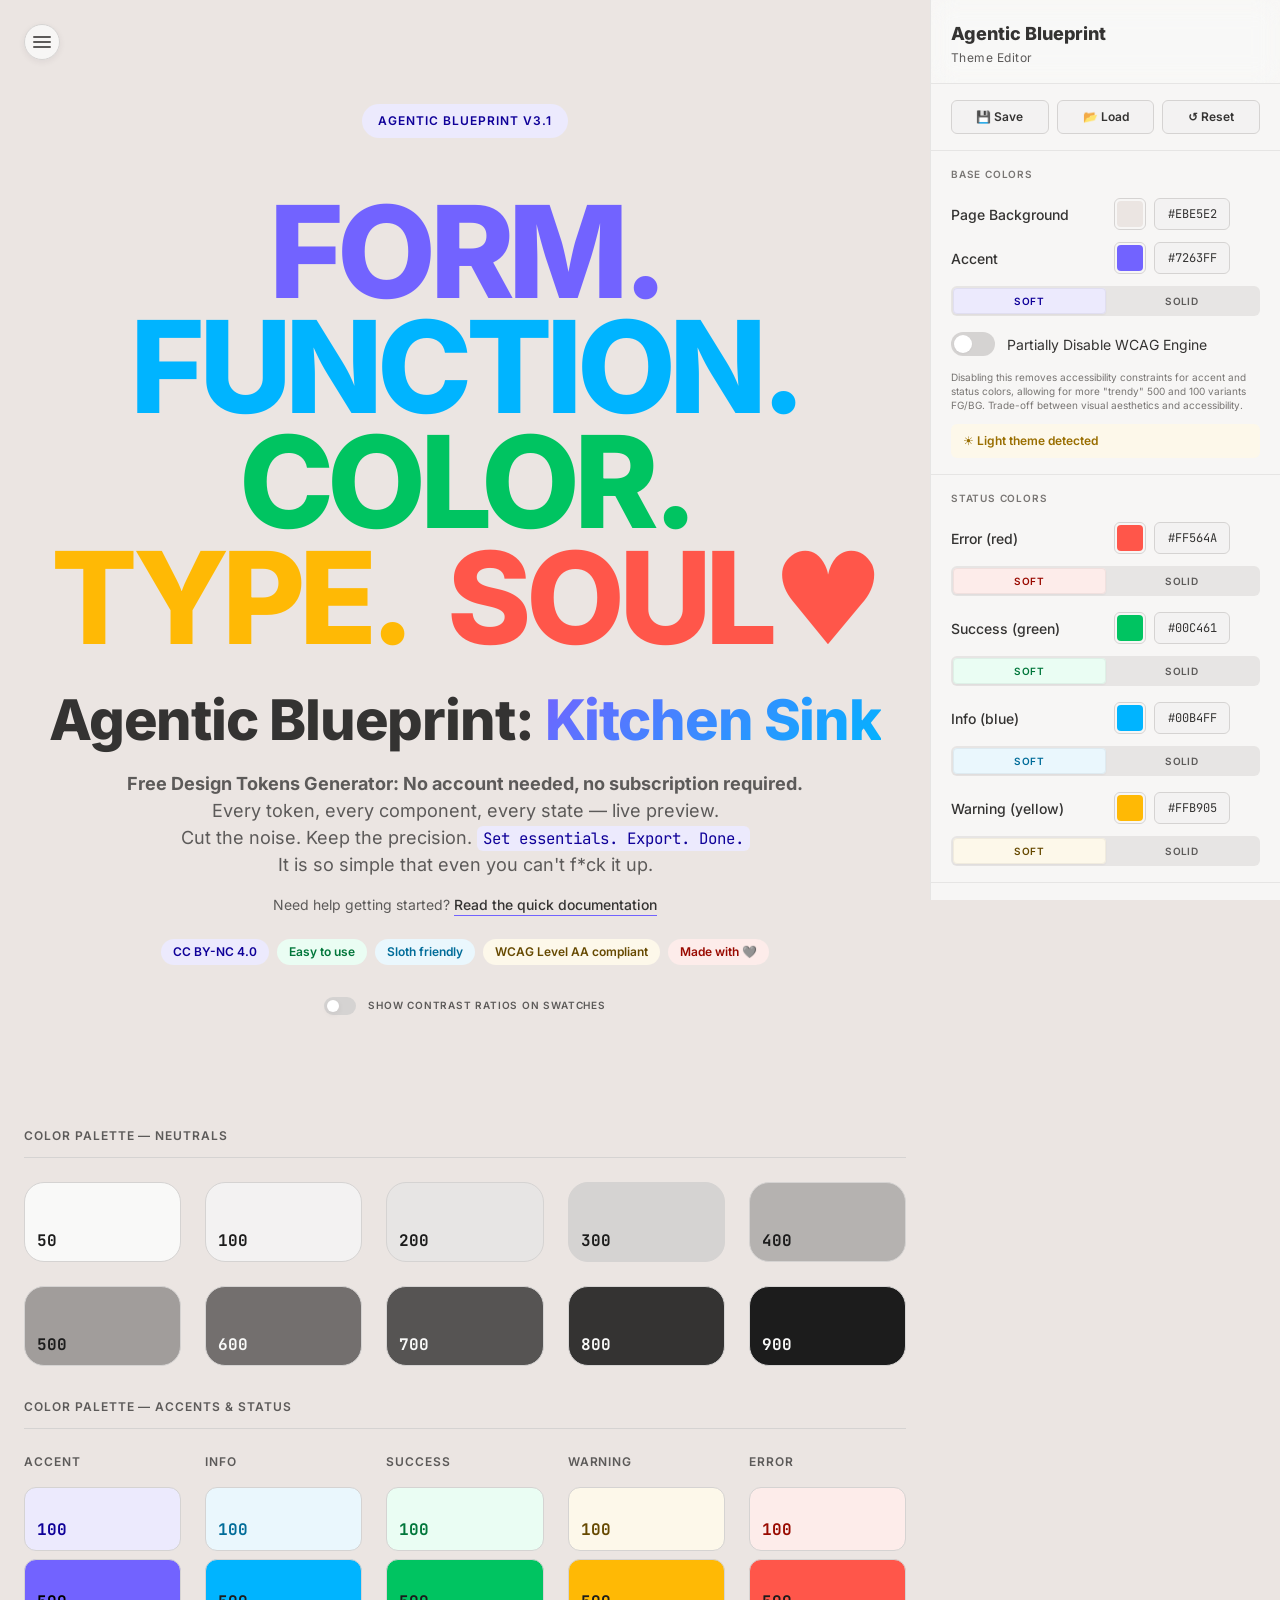
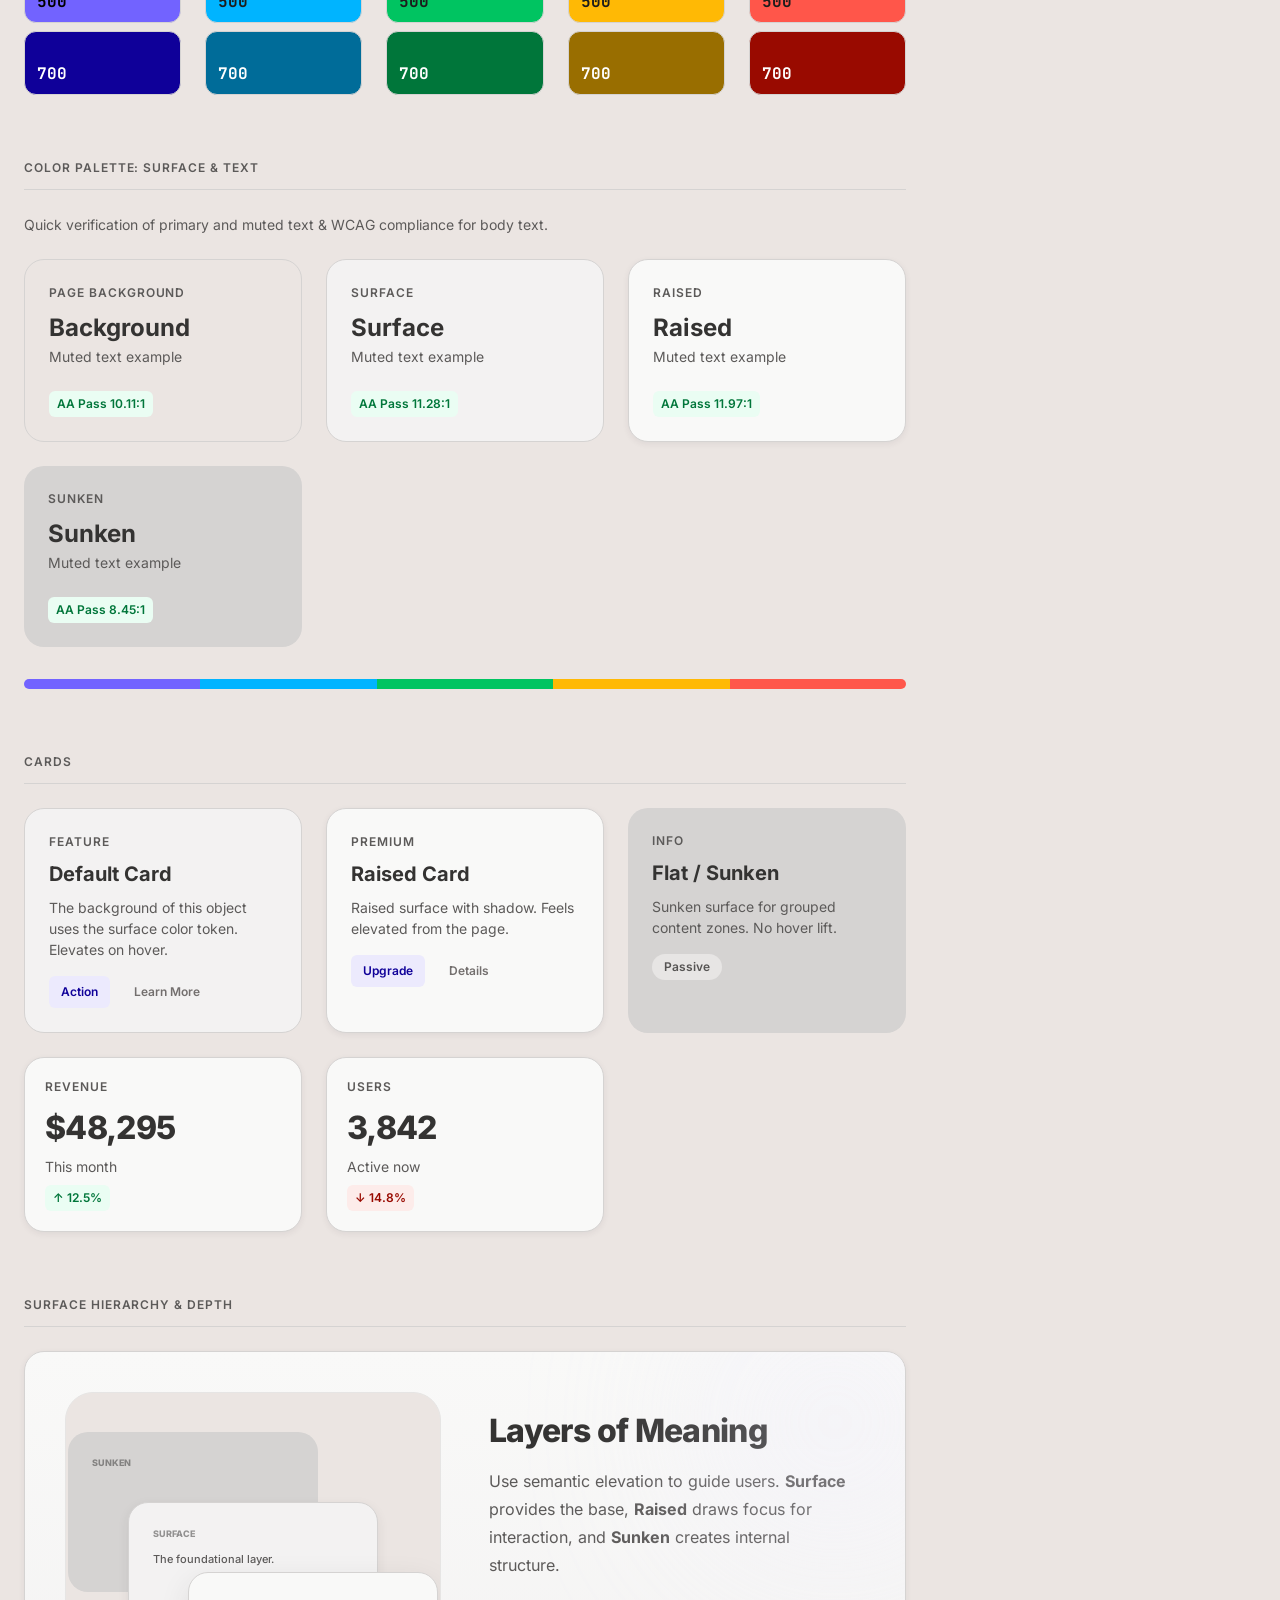
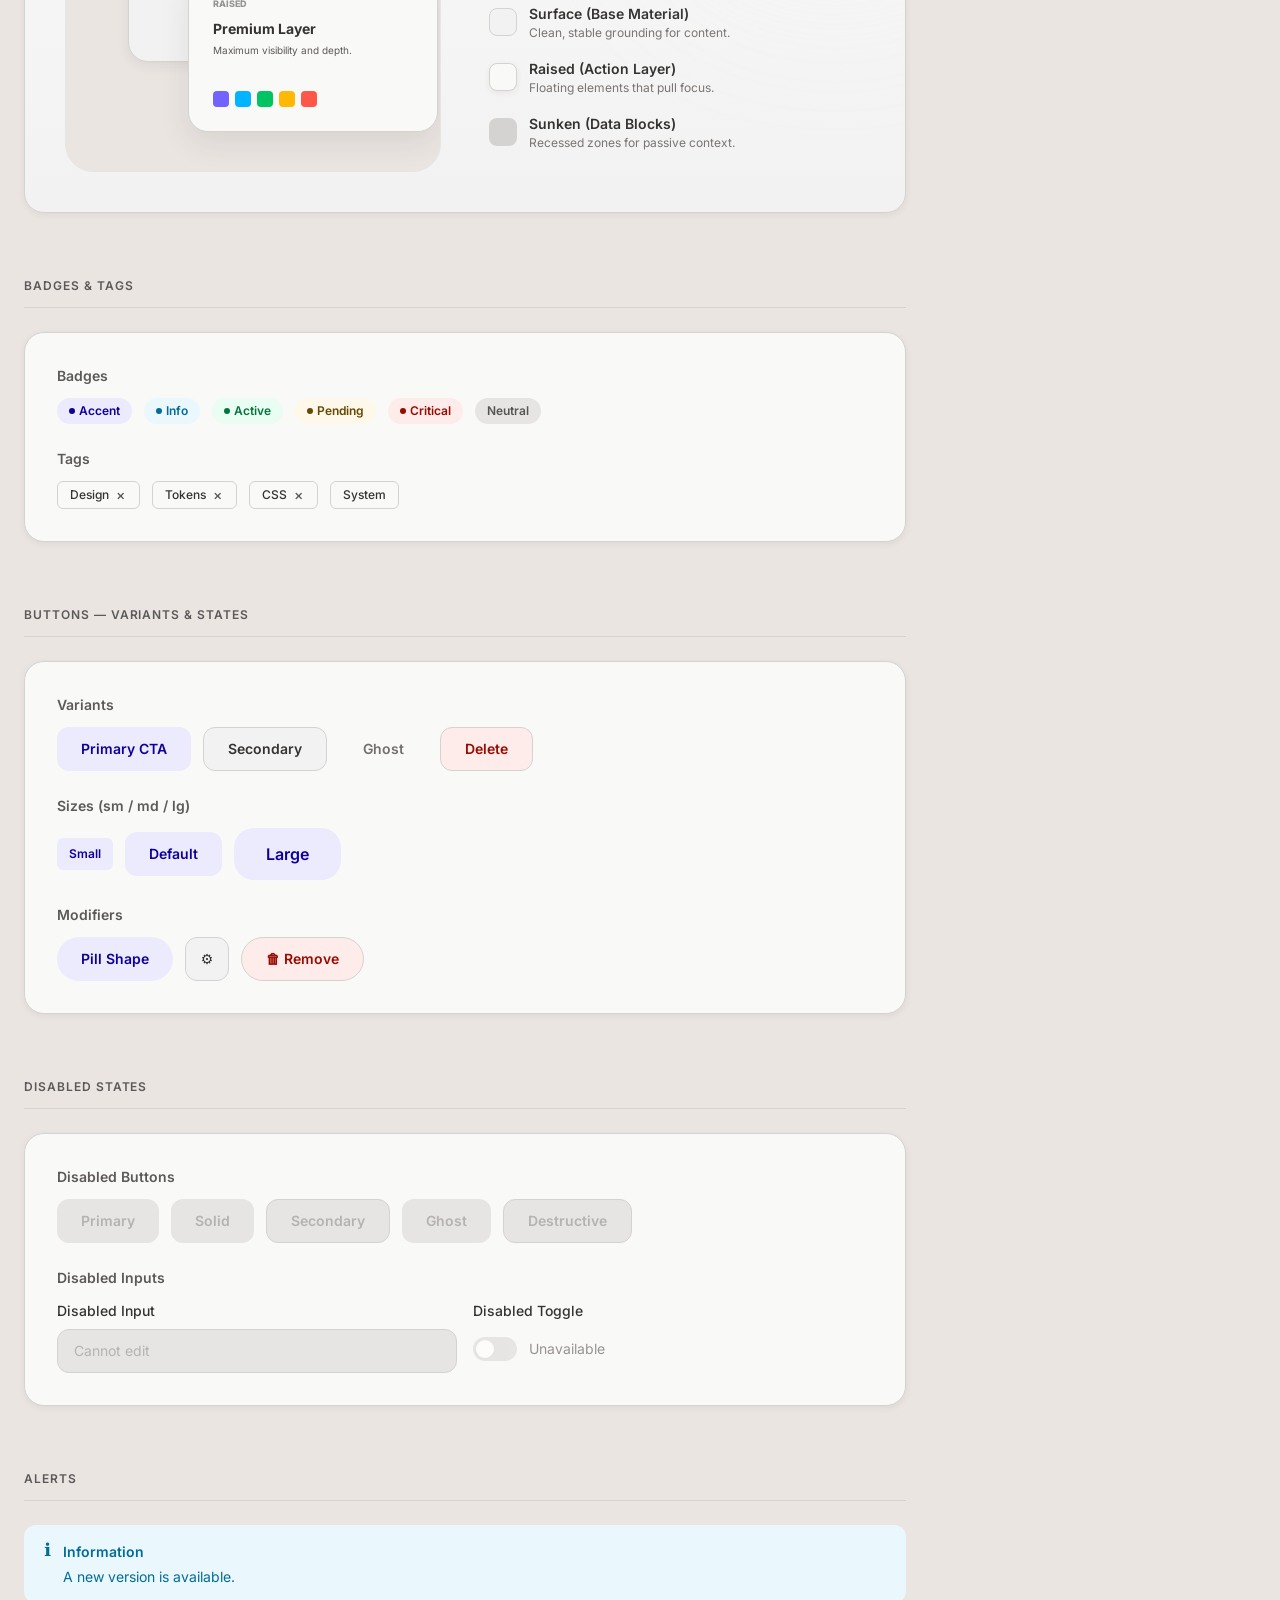
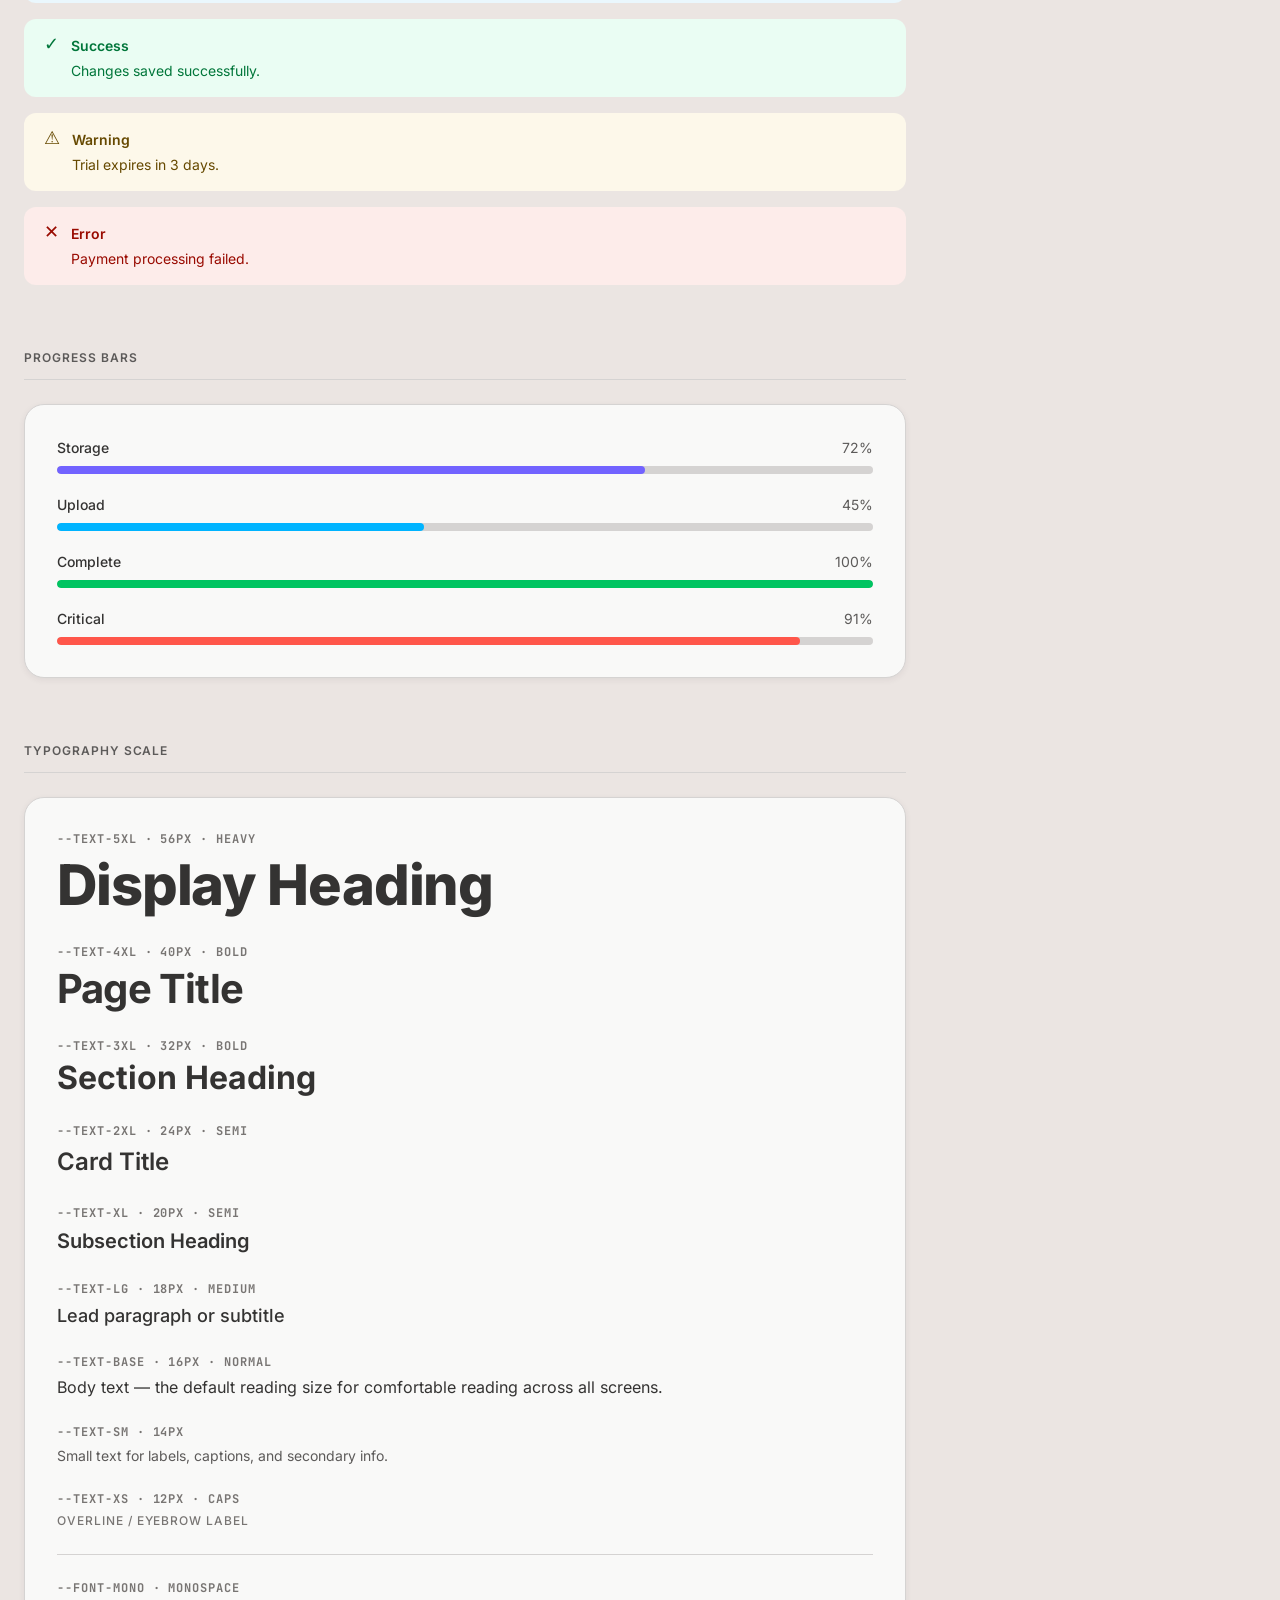
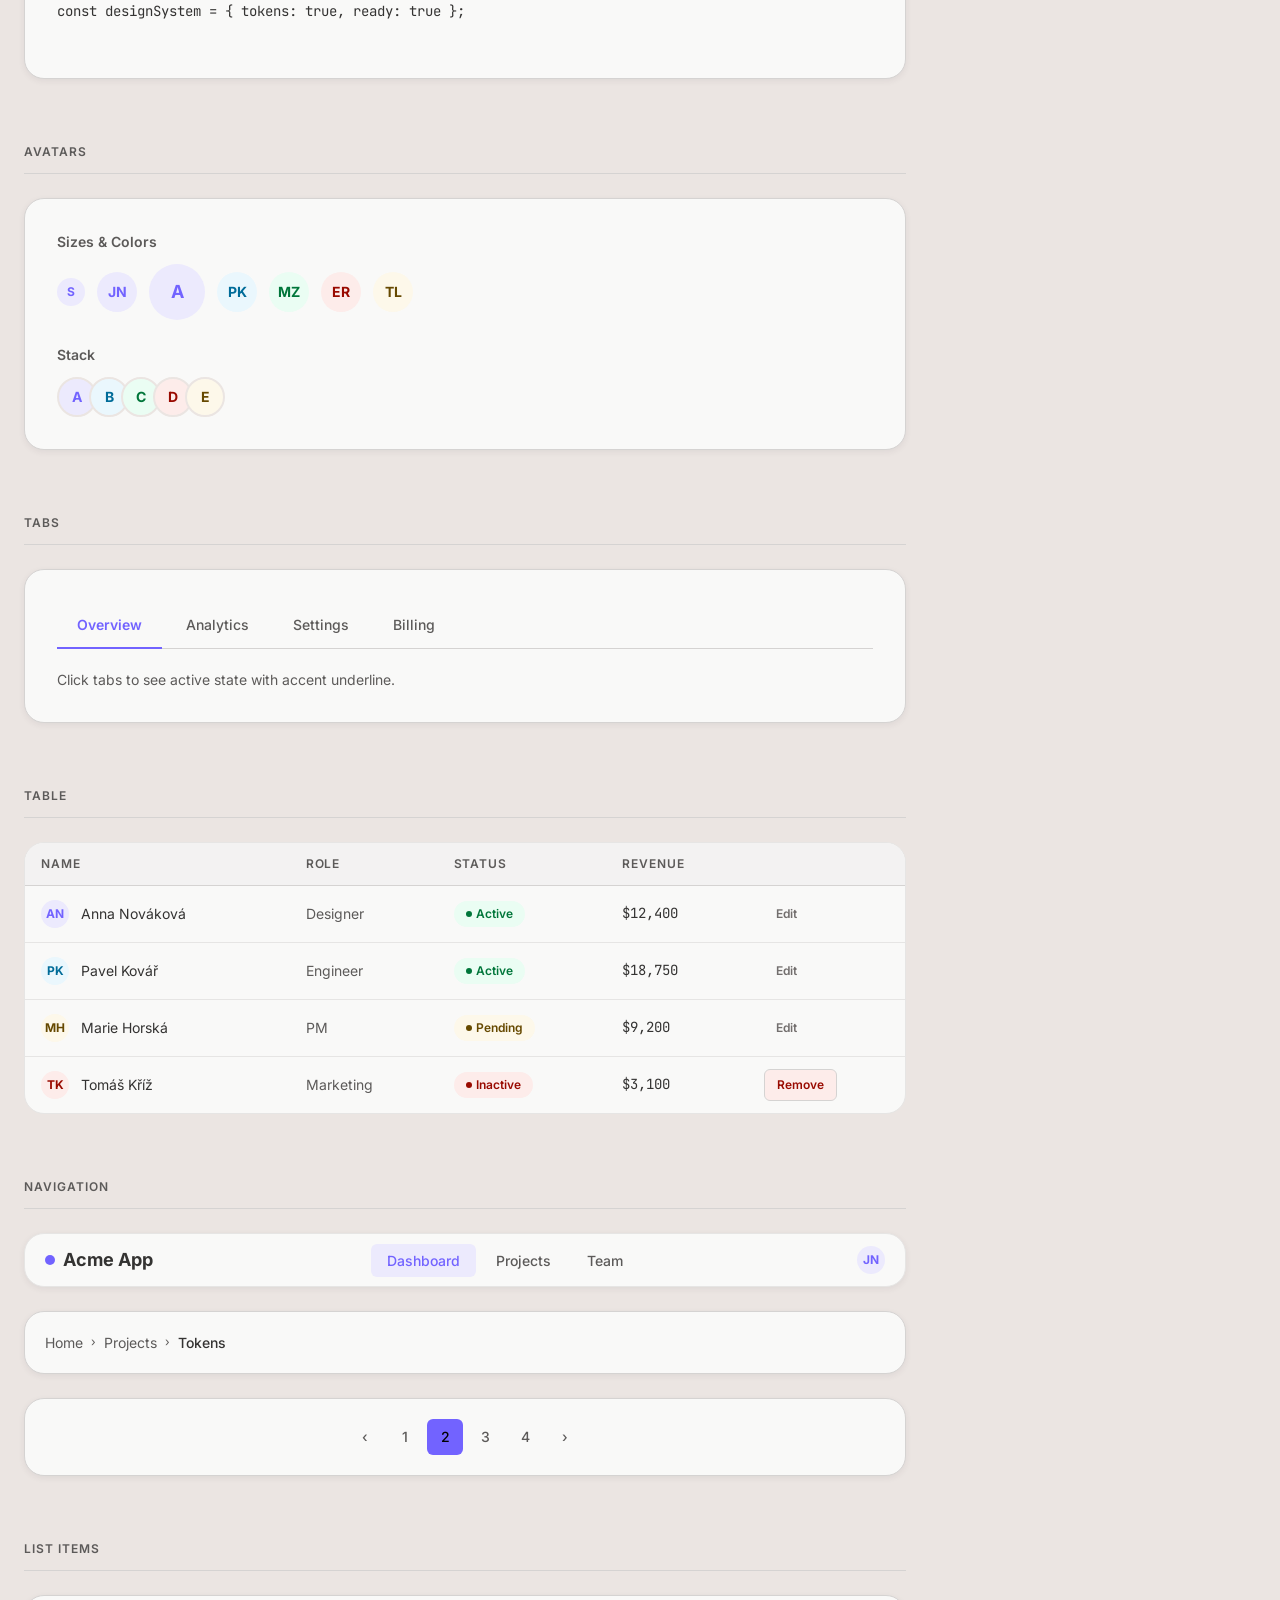
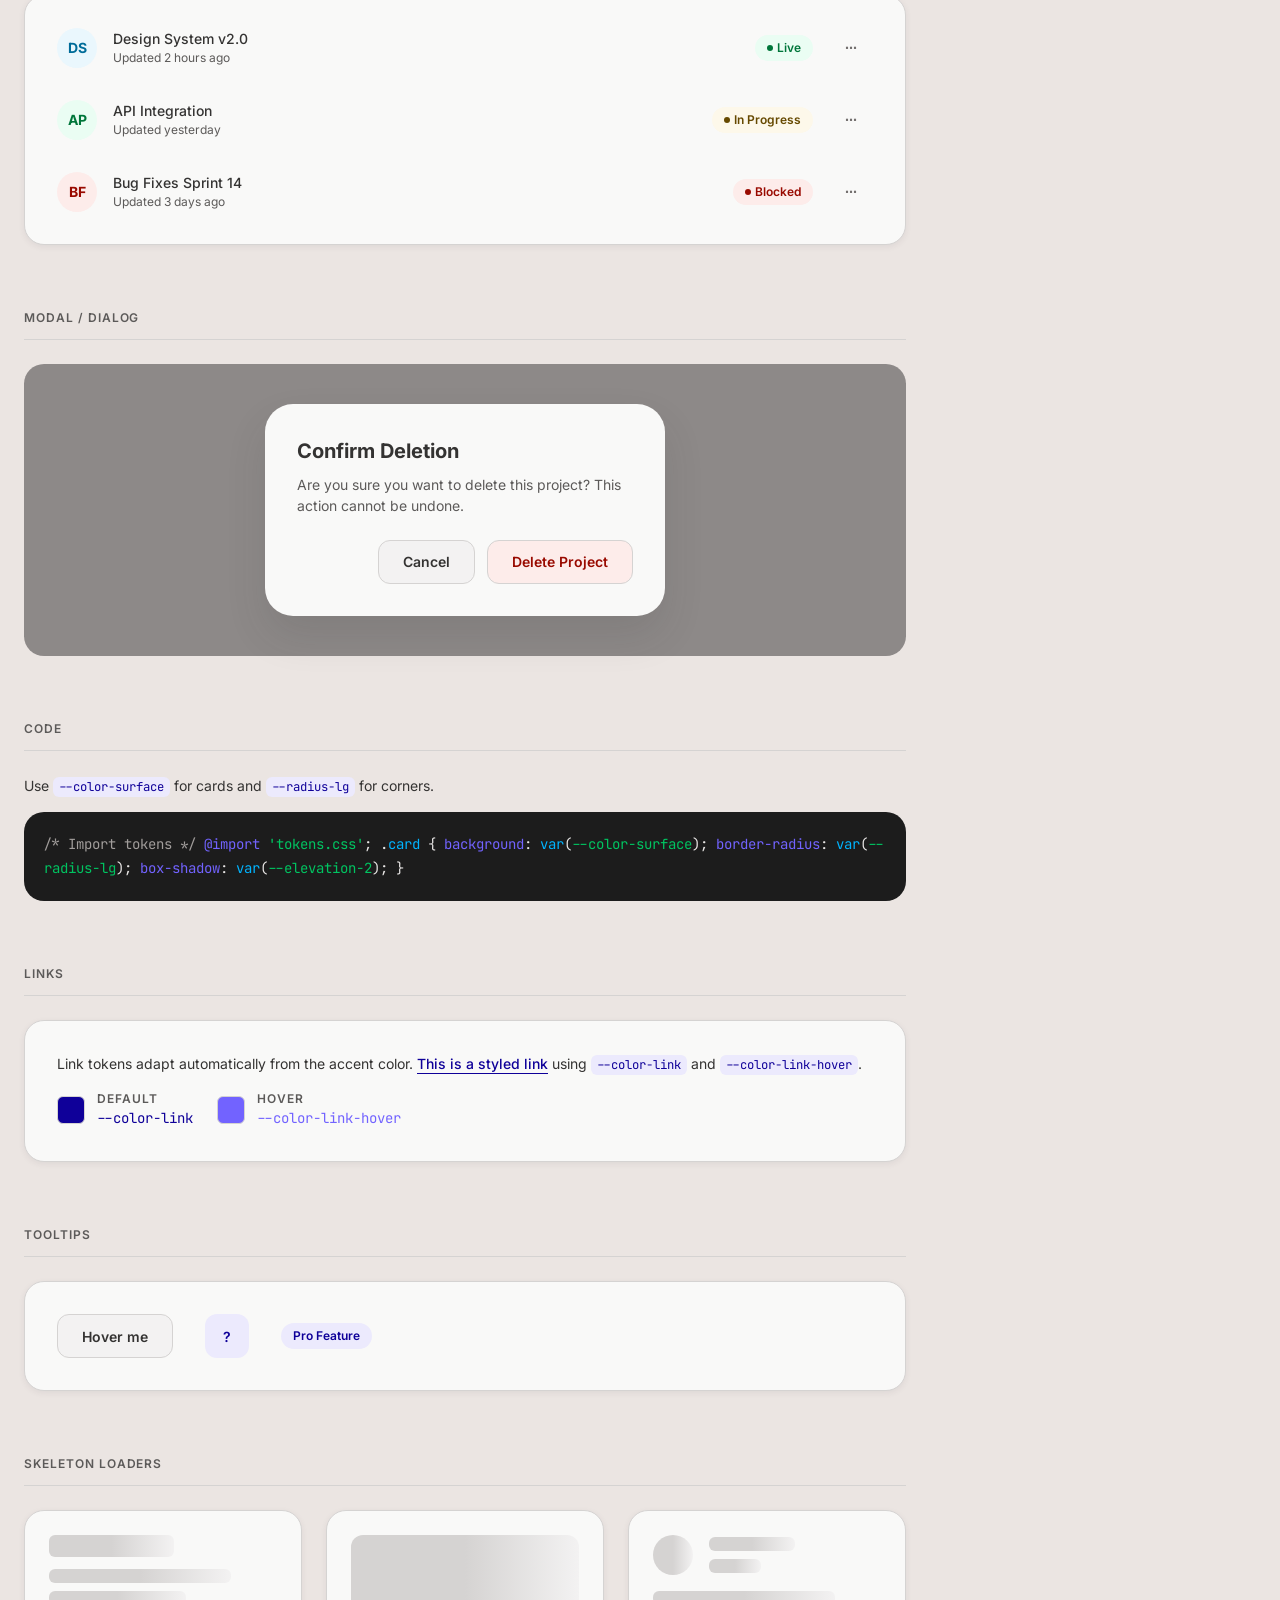
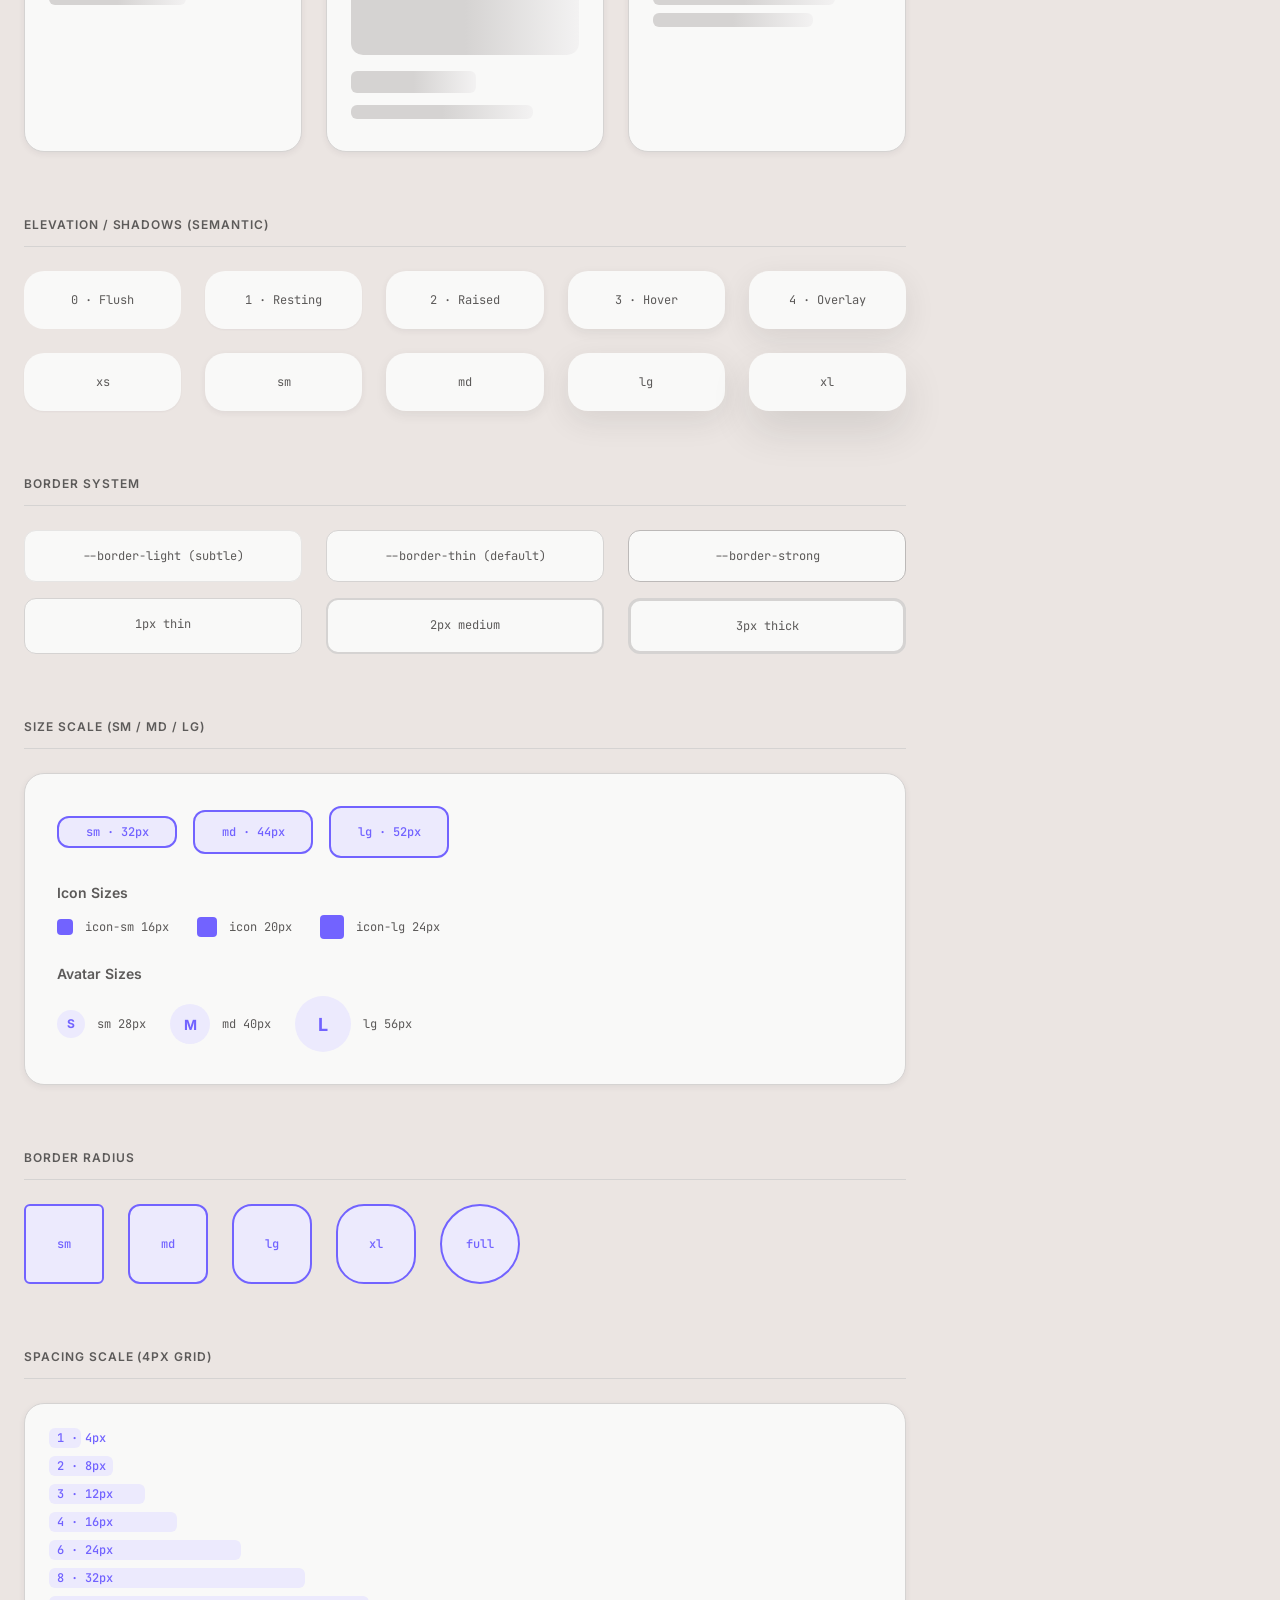
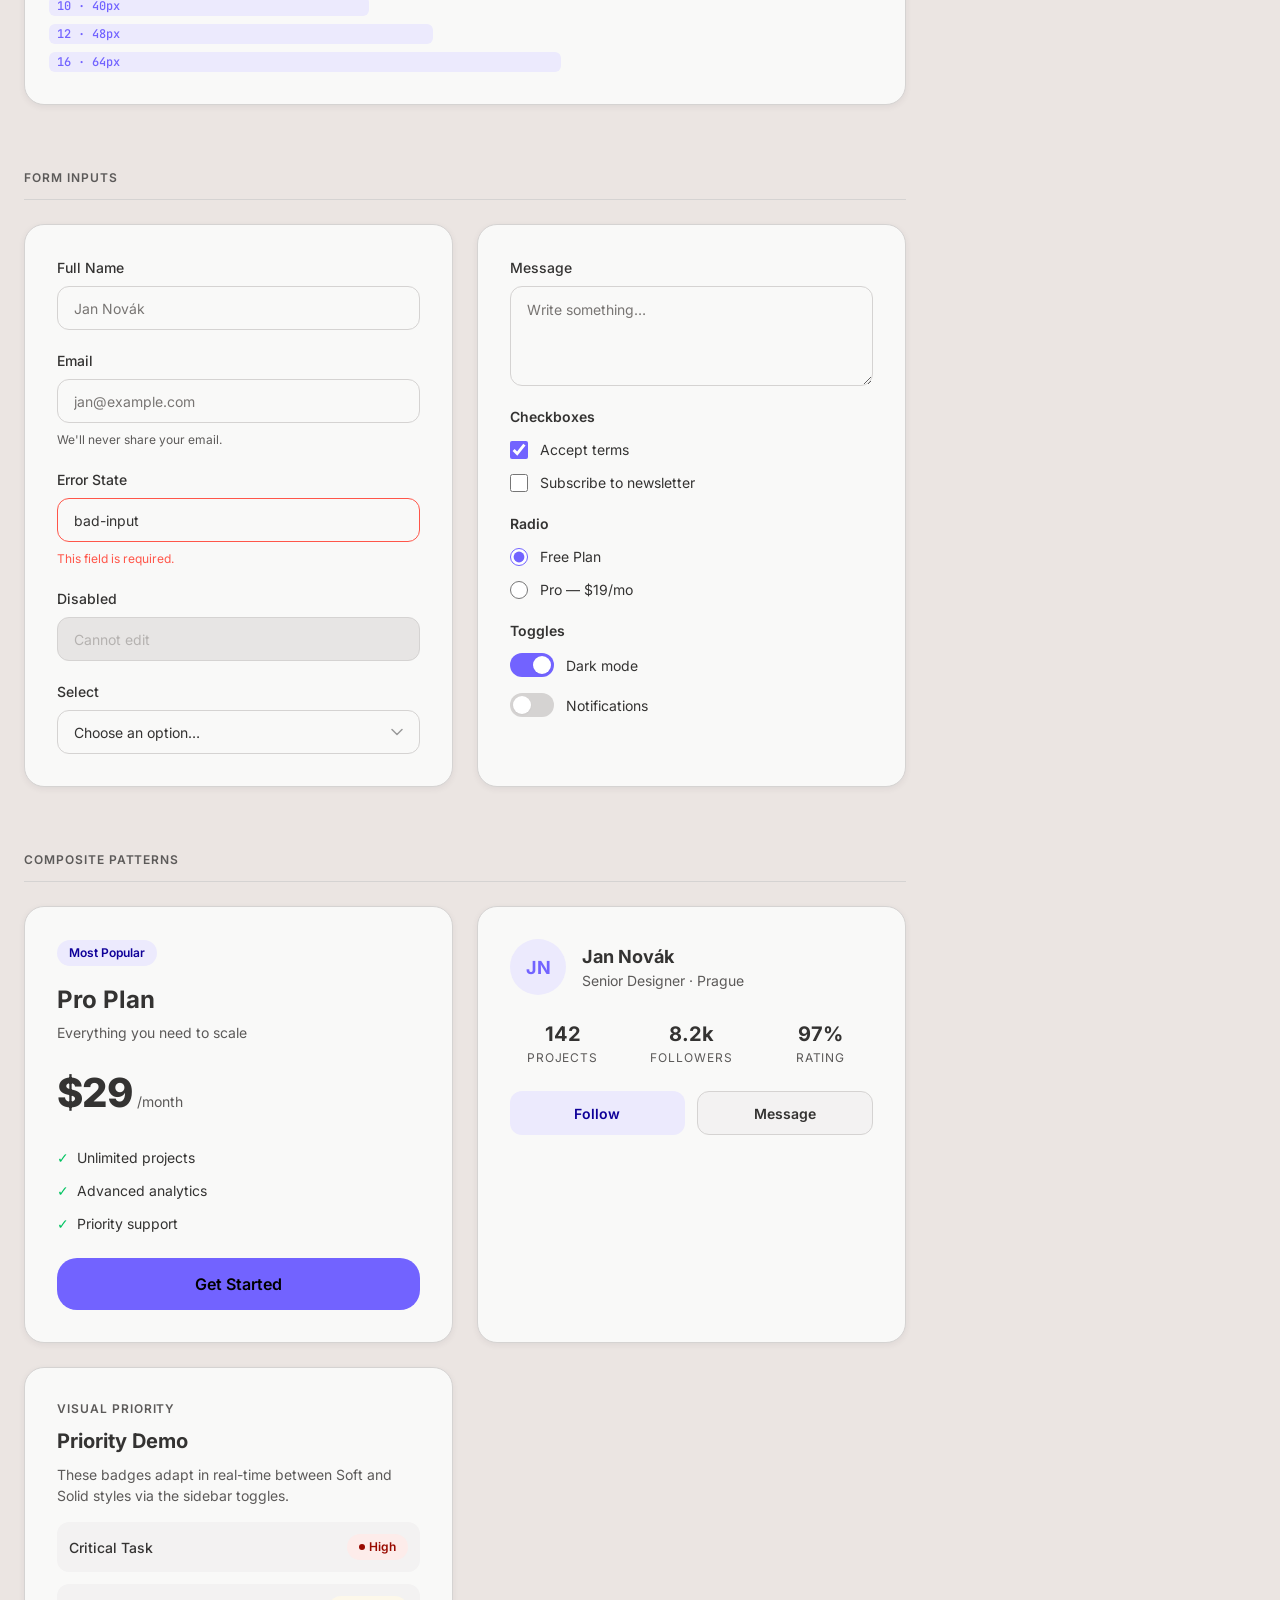
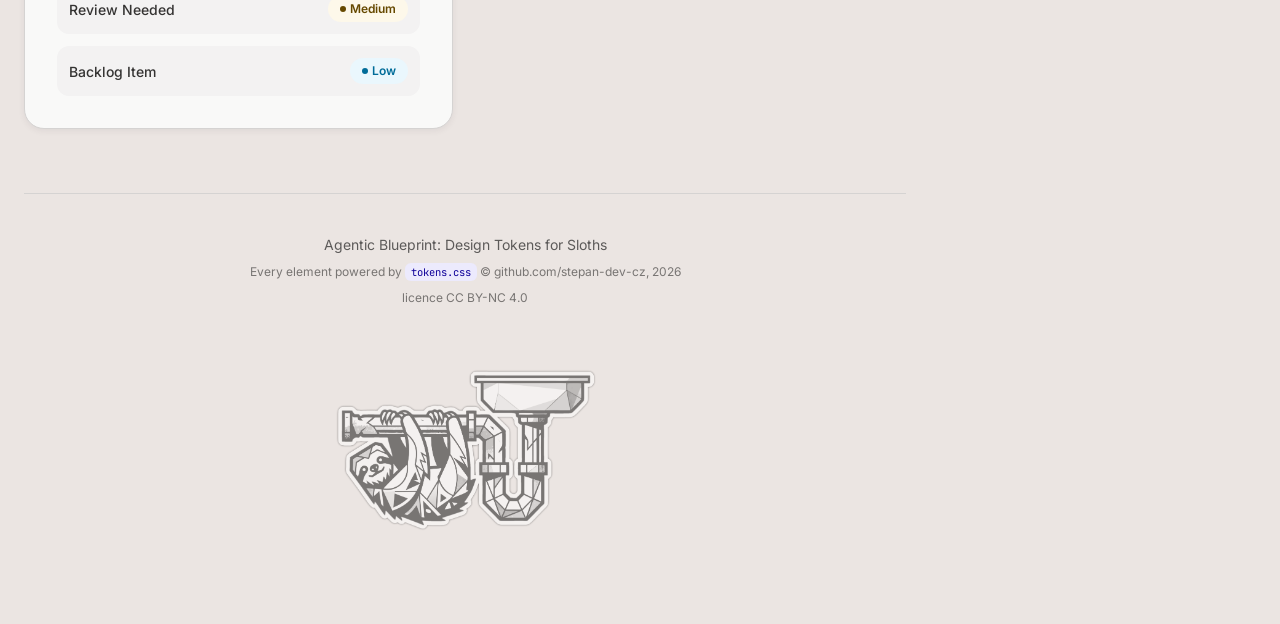
<file: index.html>
<!DOCTYPE html>
<html lang="en">

<head>
    <meta charset="UTF-8">
    <link rel="icon" type="image/png" href="favicon.png">
    <meta name="viewport" content="width=device-width, initial-scale=1.0">
    <meta name="description"
        content="Agentic Blueprint — Free Design Token Studio. Build, preview, and export your design system.">
    <title>Agentic Blueprint — Design Token Studio</title>
    <link rel="stylesheet" href="tokens.css">
    <link rel="stylesheet" href="fonts/fonts.css">
    <style>
        /* ================================================================
       APP LAYOUT
       ================================================================ */
        .app__main {
            margin-right: 350px;
            min-height: 100vh;
            transition: margin-right var(--duration-slow) var(--ease-default);
        }

        /* ================================================================
       SIDEBAR
       ================================================================ */
        .app__sidebar {
            position: fixed;
            right: 0;
            top: 0;
            bottom: 0;
            width: 350px;
            z-index: var(--z-sticky);
            overflow-y: auto;
            overflow-x: hidden;
            border-left: var(--border-light);
            background: var(--color-surface-raised-alpha, var(--color-surface-raised));
            backdrop-filter: blur(28px);
            -webkit-backdrop-filter: blur(28px);
            transition: transform var(--duration-slow) var(--ease-default);

            /* Fixed radius for sidebar elements to prevent bad looks at extreme values */
            --radius-sm: 6px;
            --radius-md: 8px;
            --radius-lg: 12px;
            --radius-xl: 16px;
        }

        .app__sidebar.is-collapsed {
            transform: translateX(100%);
        }

        /* Scrollbar styling */
        .app__sidebar::-webkit-scrollbar {
            width: 4px;
        }

        .app__sidebar::-webkit-scrollbar-track {
            background: transparent;
        }

        .app__sidebar::-webkit-scrollbar-thumb {
            background: var(--gray-300);
            border-radius: 2px;
        }

        /* --- Sidebar Header --- */
        .sb-header {
            padding: var(--space-5) var(--space-5) var(--space-4);
            border-bottom: var(--border-light);
            position: sticky;
            top: 0;
            z-index: 2;
            background: transparent;
            backdrop-filter: blur(12px);
            -webkit-backdrop-filter: blur(12px);
        }

        .sb-brand {
            font-size: var(--text-lg);
            font-weight: var(--weight-heavy);
            margin-bottom: 2px;
            color: var(--color-text);
        }


        .sb-subtitle {
            font-size: var(--text-xs);
            color: var(--color-text-muted);
            letter-spacing: var(--tracking-wide);
        }

        /* --- Sidebar Actions Bar --- */
        .sb-actions {
            display: flex;
            gap: var(--space-2);
            padding: var(--space-4) var(--space-5);
            border-bottom: var(--border-light);
        }

        .sb-action-btn {
            flex: 1;
            display: flex;
            align-items: center;
            justify-content: center;
            gap: var(--space-1);
            height: 34px;
            font-size: var(--text-xs);
            font-weight: var(--weight-semi);
            border: var(--border-thin);
            border-radius: var(--radius-sm);
            background: var(--color-surface);
            color: var(--color-text);
            cursor: pointer;
            transition: var(--transition-colors);
        }

        .sb-action-btn:hover {
            background: var(--gray-200);
        }

        .sb-action-btn--accent {
            background: var(--cta-bg);
            color: var(--cta-fg);
            border-color: transparent;
        }

        .sb-action-btn--accent:hover {
            background: var(--cta-hover-bg);
            color: var(--cta-hover-fg);
        }

        /* --- Sidebar Sections --- */
        .sb-section {
            padding: var(--space-4) var(--space-5);
            border-bottom: var(--border-light);
        }

        .sb-section__title {
            font-size: 10px;
            font-weight: var(--weight-semi);
            text-transform: uppercase;
            letter-spacing: var(--tracking-caps);
            color: var(--color-text-subtle);
            margin-bottom: var(--space-4);
        }

        /* --- Collapsible Section --- */
        .sb-details summary {
            list-style: none;
            cursor: pointer;
            display: flex;
            align-items: center;
            justify-content: space-between;
        }

        .sb-details summary::-webkit-details-marker {
            display: none;
        }

        .sb-details summary::after {
            content: '▼';
            font-size: 8px;
            color: var(--color-text-subtle);
            transition: transform var(--duration-fast);
        }

        .sb-details:not([open]) summary::after {
            transform: rotate(-90deg);
        }

        .sb-details[open] .sb-details__content {
            margin-top: var(--space-4);
        }

        /* --- Color Control --- */
        .sb-color {
            display: flex;
            align-items: center;
            justify-content: space-between;
            margin-bottom: var(--space-3);
        }

        .sb-color:last-child {
            margin-bottom: 0;
        }

        .sb-color__label {
            font-size: var(--text-sm);
            font-weight: var(--weight-medium);
            flex: 1;
        }

        .sb-color__controls {
            display: flex;
            align-items: center;
            gap: var(--space-2);
        }

        .sb-color__picker {
            width: 32px;
            height: 32px;
            border-radius: var(--radius-sm);
            border: var(--border-thin);
            padding: 0;
            cursor: pointer;
            -webkit-appearance: none;
            appearance: none;
            background: none;
            overflow: hidden;
        }

        .sb-color__picker::-webkit-color-swatch-wrapper {
            padding: 2px;
        }

        .sb-color__picker::-webkit-color-swatch {
            border: none;
            border-radius: 4px;
        }

        .sb-color__picker::-moz-color-swatch {
            border: none;
            border-radius: 4px;
        }

        .sb-color__hex {
            width: 76px;
            height: 32px;
            padding: 0 var(--space-2);
            font-size: var(--text-xs);
            font-family: var(--font-mono);
            border: var(--border-thin);
            border-radius: var(--radius-sm);
            background: var(--color-surface);
            color: var(--color-text);
            text-align: center;
            text-transform: uppercase;
        }

        .sb-color__hex:focus {
            outline: none;
            border-color: var(--color-border-focus);
            box-shadow: var(--focus-ring);
        }

        /* --- Range Slider --- */
        .sb-slider {
            margin-bottom: var(--space-4);
        }

        .sb-slider:last-child {
            margin-bottom: 0;
        }

        .sb-slider__header {
            display: flex;
            align-items: center;
            justify-content: space-between;
            margin-bottom: var(--space-2);
        }

        .sb-slider__label {
            font-size: var(--text-sm);
            font-weight: var(--weight-medium);
        }

        .sb-slider__value {
            font-size: var(--text-xs);
            font-family: var(--font-mono);
            color: var(--color-text-muted);
            background: var(--color-surface);
            padding: 2px 6px;
            border-radius: var(--radius-sm);
        }

        .sb-range {
            -webkit-appearance: none;
            appearance: none;
            width: 100%;
            height: 6px;
            background: var(--gray-200);
            border-radius: var(--radius-full);
            outline: none;
            cursor: pointer;
        }

        .sb-range::-webkit-slider-thumb {
            -webkit-appearance: none;
            width: 18px;
            height: 18px;
            border-radius: 50%;
            background: var(--accent-500);
            cursor: pointer;
            box-shadow: var(--shadow-sm);
            border: 2px solid var(--color-surface-raised);
            transition: transform var(--duration-fast) var(--ease-spring);
        }

        .sb-range::-webkit-slider-thumb:hover {
            transform: scale(1.15);
        }

        .sb-range::-moz-range-thumb {
            width: 18px;
            height: 18px;
            border-radius: 50%;
            background: var(--accent-500);
            cursor: pointer;
            box-shadow: var(--shadow-sm);
            border: 2px solid var(--color-surface-raised);
        }

        /* --- Select --- */
        .sb-select-wrap {
            margin-bottom: var(--space-4);
        }

        .sb-select-wrap:last-child {
            margin-bottom: 0;
        }

        .sb-select__header {
            display: flex;
            align-items: center;
            justify-content: space-between;
            margin-bottom: var(--space-2);
        }

        .sb-select__label {
            font-size: var(--text-sm);
            font-weight: var(--weight-medium);
        }

        .sb-select {
            width: 100%;
            height: 34px;
            padding: 0 var(--space-3);
            padding-right: var(--space-8);
            font-size: var(--text-sm);
            border: var(--border-thin);
            border-radius: var(--radius-sm);
            background: var(--color-surface);
            color: var(--color-text);
            appearance: none;
            background-image: url("data:image/svg+xml,%3Csvg width='10' height='6' viewBox='0 0 10 6' fill='none' xmlns='http://www.w3.org/2000/svg'%3E%3Cpath d='M1 1L5 5L9 1' stroke='%239B9B9B' stroke-width='1.5' stroke-linecap='round' stroke-linejoin='round'/%3E%3C/svg%3E");
            background-repeat: no-repeat;
            background-position: right 10px center;
            cursor: pointer;
        }

        .sb-select:focus {
            outline: none;
            border-color: var(--color-border-focus);
            box-shadow: var(--focus-ring);
        }

        /* --- Font Input --- */
        .sb-font {
            margin-bottom: var(--space-4);
        }

        .sb-font:last-child {
            margin-bottom: 0;
        }

        .sb-font__label {
            font-size: var(--text-sm);
            font-weight: var(--weight-medium);
            margin-bottom: var(--space-2);
            display: block;
        }

        .sb-font__input {
            width: 100%;
            height: 34px;
            padding: 0 var(--space-3);
            font-size: var(--text-sm);
            border: var(--border-thin);
            border-radius: var(--radius-sm);
            background: var(--color-surface);
            color: var(--color-text);
        }

        .sb-font__input:focus {
            outline: none;
            border-color: var(--color-border-focus);
            box-shadow: var(--focus-ring);
        }

        /* --- Revert Button --- */
        .sb-revert {
            width: 22px;
            height: 22px;
            display: inline-flex;
            align-items: center;
            justify-content: center;
            border: none;
            background: none;
            color: var(--color-text-subtle);
            font-size: 12px;
            cursor: pointer;
            border-radius: var(--radius-sm);
            opacity: 0;
            pointer-events: none;
            transition: opacity var(--duration-fast), color var(--duration-fast), background-color var(--duration-fast);
            flex-shrink: 0;
        }

        .sb-revert.is-changed {
            opacity: 1;
            pointer-events: auto;
        }

        .sb-revert:hover {
            color: var(--accent-500);
            background: var(--accent-100);
        }

        /* --- Export Bar --- */
        .sb-export {
            padding: var(--space-5);
        }

        .sb-export-btn {
            width: 100%;
            height: 44px;
            display: flex;
            align-items: center;
            justify-content: center;
            gap: var(--space-2);
            font-size: var(--text-sm);
            font-weight: var(--weight-semi);
            border: none;
            border-radius: var(--radius-md);
            background: var(--gray-800);
            color: var(--gray-50);
            cursor: pointer;
            transition: var(--transition-colors);
        }

        .sb-export-btn:hover {
            background: var(--gray-900);
        }

        /* --- Sidebar Toggle (visible on narrow) --- */
        .sidebar-toggle {
            position: fixed;
            bottom: var(--space-5);
            right: var(--space-5);
            width: 48px;
            height: 48px;
            border-radius: 50%;
            border: none;
            background: var(--accent-500);
            color: #fff;
            font-size: var(--text-lg);
            cursor: pointer;
            box-shadow: var(--shadow-lg);
            z-index: var(--z-overlay);
            display: none;
            align-items: center;
            justify-content: center;
            transition: var(--transition-all);
        }

        /* --- Segmented Control --- */
        .sb-segmented {
            display: flex;
            background: var(--gray-200);
            padding: 2px;
            border-radius: var(--radius-sm);
            margin-top: var(--space-2);
        }

        .sb-segmented__btn {
            flex: 1;
            height: 26px;
            border: none;
            background: none;
            font-size: 10px;
            font-weight: var(--weight-semi);
            text-transform: uppercase;
            letter-spacing: var(--tracking-wide);
            color: var(--color-text-muted);
            border-radius: 4px;
            cursor: pointer;
            transition: var(--transition-colors);
        }

        .sb-segmented__btn:hover {
            color: var(--color-text);
        }

        .sb-segmented__btn.is-active {
            background: var(--sb-active-bg, var(--color-surface-raised));
            color: var(--sb-active-fg, var(--accent-500));
            box-shadow: var(--shadow-xs);
            outline: 1px solid rgba(0, 0, 0, 0.05);
            outline-offset: -1px;
        }

        /* --- Dark Mode Indicator --- */
        .sb-dark-indicator {
            display: flex;
            align-items: center;
            gap: var(--space-2);
            padding: var(--space-2) var(--space-3);
            border-radius: var(--radius-sm);
            font-size: var(--text-xs);
            font-weight: var(--weight-semi);
            margin-top: var(--space-3);
            transition: var(--transition-colors);
        }

        .sb-dark-indicator--light {
            background: var(--yellow-100);
            color: var(--yellow-700);
        }

        .sb-dark-indicator--dark {
            background: var(--blue-100);
            color: var(--blue-700);
        }

        @media (max-width: 1200px) {
            .app__main {
                margin-right: 0;
            }

            .sidebar-toggle {
                display: flex;
            }
        }

        /* ================================================================
       KITCHEN SINK STYLES (demo-only)
       ================================================================ */
        .ks-page {
            max-width: var(--size-container-xl);
            margin: 0 auto;
            padding: var(--space-10) var(--space-6);
        }

        /* --- Hero --- */
        .ks-hero {
            text-align: center;
            padding: var(--space-16) var(--space-6) var(--space-12);
            margin-bottom: var(--space-16);
        }

        .ks-hero__badge {
            display: inline-block;
            font-size: var(--text-xs);
            font-weight: var(--weight-semi);
            letter-spacing: var(--tracking-caps);
            text-transform: uppercase;
            color: var(--cta-fg-live, var(--cta-fg));
            background: var(--cta-bg-live, var(--cta-bg));
            padding: var(--space-2) var(--space-4);
            border-radius: var(--radius-full);
            margin-bottom: var(--space-6);
        }

        .ks-hero h1 {
            font-size: var(--text-5xl);
            font-weight: var(--weight-heavy);
            letter-spacing: var(--tracking-tight);
            line-height: var(--leading-tight);
            margin-bottom: var(--space-4);
        }

        .ks-hero h1 span {
            background: linear-gradient(135deg, var(--accent-500), var(--blue-500));
            -webkit-background-clip: text;
            -webkit-text-fill-color: transparent;
            background-clip: text;
        }

        .ks-hero p {
            font-size: var(--text-lg);
            color: var(--color-text-muted);
            max-width: 760px;
            margin: 0 auto;
        }

        .ks-hero__big-title {
            font-size: clamp(1.75rem, 10vw, 9rem);
            font-weight: var(--weight-heavy);
            letter-spacing: -0.05em;
            text-transform: uppercase;
            display: flex;
            justify-content: center;
            flex-wrap: wrap;
            gap: 0 0.3em;
            margin: var(--space-8) 0;
            width: 100%;
            line-height: 0.9;
        }

        .ks-hero__big-title span:nth-child(1) { color: var(--accent-500); }
        .ks-hero__big-title span:nth-child(2) { color: var(--blue-500); }
        .ks-hero__big-title span:nth-child(3) { color: var(--green-500); }
        .ks-hero__big-title span:nth-child(4) { color: var(--yellow-500); }
        .ks-hero__big-title span:nth-child(5) { color: var(--red-500); }

        /* --- Section --- */
        .ks-section {
            margin-bottom: var(--space-16);
        }

        .ks-section__title {
            font-size: var(--text-xs);
            font-weight: var(--weight-semi);
            letter-spacing: var(--tracking-caps);
            text-transform: uppercase;
            color: var(--color-text-muted);
            margin-bottom: var(--space-6);
            padding-bottom: var(--space-3);
            border-bottom: var(--border-thin);
        }

        /* --- Grids --- */
        .ks-grid {
            display: grid;
            gap: var(--space-6);
        }

        .ks-grid--2 {
            grid-template-columns: repeat(auto-fit, minmax(280px, 1fr));
        }

        .ks-grid--3 {
            grid-template-columns: repeat(auto-fit, minmax(220px, 1fr));
        }

        .ks-grid--4 {
            grid-template-columns: repeat(auto-fit, minmax(160px, 1fr));
        }

        .ks-grid--5 {
            grid-template-columns: repeat(auto-fit, minmax(130px, 1fr));
        }

        .ks-flex {
            display: flex;
            flex-wrap: wrap;
            gap: var(--space-3);
            align-items: center;
        }

        /* ===== SWATCHES ===== */
        .swatch-group {
            display: flex;
            flex-direction: column;
            gap: var(--space-2);
        }

        .swatch-group__label {
            font-size: var(--text-xs);
            font-weight: var(--weight-semi);
            text-transform: uppercase;
            letter-spacing: var(--tracking-caps);
            color: var(--color-text-muted);
            margin-bottom: var(--space-2);
        }

        .swatch {
            height: 64px;
            border-radius: var(--radius-md);
            display: flex;
            align-items: flex-end;
            justify-content: space-between;
            padding: var(--space-2) var(--space-3);
            font-size: var(--text-base);
            font-family: var(--font-mono);
            font-weight: var(--weight-bold);
            transition: var(--transition-all);
            border: var(--border-thin);
        }

        .swatch__ratio {
            align-self: flex-start;
            font-size: 10px;
            opacity: 0.85;
            font-weight: var(--weight-medium);
            margin-top: -2px;
            display: none; /* Hidden by default */
        }

        .show-ratios .swatch__ratio {
            display: block;
        }

        /* --- Toggle Switch --- */
        .toggle-wrap {
            display: flex;
            align-items: center;
            justify-content: center;
            gap: var(--space-3);
            margin-top: var(--space-8);
            cursor: pointer;
            user-select: none;
        }

        .toggle-switch {
            position: relative;
            display: inline-block;
            width: 32px;
            height: 18px;
        }

        .toggle-switch input {
            opacity: 0;
            width: 0;
            height: 0;
        }

        .toggle-slider {
            position: absolute;
            cursor: pointer;
            top: 0;
            left: 0;
            right: 0;
            bottom: 0;
            background-color: var(--gray-300);
            transition: .4s;
            border-radius: 34px;
        }

        .toggle-slider:before {
            position: absolute;
            content: "";
            height: 12px;
            width: 12px;
            left: 3px;
            bottom: 3px;
            background-color: white;
            transition: .4s;
            border-radius: 50%;
            box-shadow: var(--shadow-sm);
        }

        input:checked + .toggle-slider {
            background-color: var(--accent-500);
        }

        input:focus + .toggle-slider {
            box-shadow: 0 0 1px var(--accent-500);
        }

        input:checked + .toggle-slider:before {
            transform: translateX(14px);
        }

        .toggle-label {
            font-size: 10px;
            font-weight: var(--weight-semi);
            color: var(--color-text-muted);
            text-transform: uppercase;
            letter-spacing: var(--tracking-caps);
        }

        .swatch:hover {
            transform: translateY(-2px);
            box-shadow: var(--shadow-md);
        }

        .swatch--lg {
            height: 80px;
            border-radius: var(--radius-lg);
        }

        .swatch--g50 {
            background: var(--gray-50);
            color: var(--gray-50-fg);
        }

        .swatch--g100 {
            background: var(--gray-100);
            color: var(--gray-100-fg);
        }

        .swatch--g200 {
            background: var(--gray-200);
            color: var(--gray-200-fg);
        }

        .swatch--g300 {
            background: var(--gray-300);
            color: var(--gray-300-fg);
        }

        .swatch--g400 {
            background: var(--gray-400);
            color: var(--gray-400-fg);
        }

        .swatch--g500 {
            background: var(--gray-500);
            color: var(--gray-500-fg);
        }

        .swatch--g600 {
            background: var(--gray-600);
            color: var(--gray-600-fg);
        }

        .swatch--g700 {
            background: var(--gray-700);
            color: var(--gray-700-fg);
        }

        .swatch--g800 {
            background: var(--gray-800);
            color: var(--gray-800-fg);
        }

        .swatch--g900 {
            background: var(--gray-900);
            color: var(--gray-900-fg);
        }

        .swatch--accent-100 {
            background: var(--accent-100);
            color: var(--accent-100-fg, var(--accent-700));
        }

        .swatch--accent-500 {
            background: var(--accent-500);
            color: var(--accent-500-fg, #fff);
        }

        .swatch--accent-700 {
            background: var(--accent-700);
            color: var(--accent-700-fg, #fff);
        }

        .swatch--blue-100 {
            background: var(--blue-100);
            color: var(--blue-100-fg, var(--blue-700));
        }

        .swatch--blue-500 {
            background: var(--blue-500);
            color: var(--blue-500-fg, #fff);
        }

        .swatch--blue-700 {
            background: var(--blue-700);
            color: var(--blue-700-fg, #fff);
        }

        .swatch--green-100 {
            background: var(--green-100);
            color: var(--green-100-fg, var(--green-700));
        }

        .swatch--green-500 {
            background: var(--green-500);
            color: var(--green-500-fg, #fff);
        }

        .swatch--green-700 {
            background: var(--green-700);
            color: var(--green-700-fg, #fff);
        }

        .swatch--yellow-100 {
            background: var(--yellow-100);
            color: var(--yellow-100-fg, var(--yellow-700));
        }

        .swatch--yellow-500 {
            background: var(--yellow-500);
            color: var(--yellow-500-fg, var(--gray-900));
        }

        .swatch--yellow-700 {
            background: var(--yellow-700);
            color: var(--yellow-700-fg, #fff);
        }

        .swatch--red-100 {
            background: var(--red-100);
            color: var(--red-100-fg, var(--red-500));
        }

        .swatch--red-500 {
            background: var(--red-500);
            color: var(--red-500-fg, #fff);
        }

        .swatch--red-700 {
            background: var(--red-700);
            color: var(--red-700-fg, #fff);
        }

        /* ===== TYPOGRAPHY DEMO ===== */
        .type-specimen {
            margin-bottom: var(--space-6);
        }

        .type-specimen__meta {
            font-size: 10px;
            font-weight: var(--weight-bold);
            color: var(--color-text-subtle);
            text-transform: uppercase;
            letter-spacing: var(--tracking-caps);
            margin-bottom: var(--space-1);
        }

        /* ===== CONTRAST CHECKER ===== */
        .contrast-grid {
            display: grid;
            grid-template-columns: repeat(auto-fit, minmax(260px, 1fr));
            gap: var(--space-6);
            margin-top: var(--space-4);
        }

        /* Override badge radius for the contrast checker to make it respond to theme radius */
        .contrast-grid .badge {
            border-radius: var(--radius-sm);
            padding: var(--space-1) var(--space-2);
        }

        .type-specimen {
            margin-bottom: var(--space-6);
        }

        .type-specimen__meta {
            font-size: var(--text-xs);
            font-family: var(--font-mono);
            color: var(--color-text-subtle);
            margin-bottom: var(--space-1);
        }

        /* ===== BUTTONS ===== */
        .btn {
            display: inline-flex;
            align-items: center;
            justify-content: center;
            gap: var(--space-2);
            height: var(--size-btn-h);
            padding: 0 var(--space-6);
            font-size: var(--text-sm);
            font-weight: var(--weight-semi);
            border: none;
            border-radius: var(--radius-md);
            transition: var(--transition-colors);
            white-space: nowrap;
            cursor: pointer;
        }

        .btn:focus-visible {
            box-shadow: var(--focus-ring);
        }

        .btn--primary {
            background: var(--cta-bg);
            color: var(--cta-fg);
        }

        .btn--primary:hover {
            background: var(--cta-hover-bg);
            color: var(--cta-hover-fg);
        }

        .btn--primary:active {
            background: var(--cta-active-bg);
            color: var(--cta-active-fg);
        }

        .btn--secondary {
            background: var(--secondary-bg);
            color: var(--secondary-fg);
            border: var(--border-thin);
        }

        .btn--secondary:hover {
            background: var(--secondary-hover-bg);
            color: var(--secondary-hover-fg);
        }

        .btn--secondary:active {
            background: var(--secondary-active-bg);
            color: var(--secondary-active-fg);
        }

        .btn--destructive {
            background: var(--destructive-bg);
            color: var(--destructive-fg);
            border: var(--border-thin);
        }

        .btn--destructive:hover {
            background: var(--destructive-hover-bg);
            color: var(--destructive-hover-fg);
        }

        .btn--destructive:active {
            background: var(--destructive-active-bg);
            color: var(--destructive-active-fg);
        }

        .btn--ghost {
            background: var(--ghost-bg);
            color: var(--ghost-fg);
        }

        .btn--ghost:hover {
            background: var(--ghost-hover-bg);
            color: var(--ghost-hover-fg);
        }

        .btn--ghost:active {
            background: var(--ghost-active-bg);
            color: var(--ghost-active-fg);
        }

        .btn--solid {
            background: var(--accent-500);
            color: var(--accent-500-fg, #fff);
        }

        .btn--solid:hover {
            background: var(--accent-700);
            color: var(--accent-700-fg, #fff);
        }

        .btn--sm {
            height: var(--size-sm);
            padding: 0 var(--space-3);
            font-size: var(--text-xs);
            border-radius: var(--radius-sm);
        }

        .btn--lg {
            height: var(--size-lg);
            padding: 0 var(--space-8);
            font-size: var(--text-base);
            border-radius: var(--radius-lg);
        }

        .btn--icon {
            width: var(--size-btn-h);
            padding: 0;
        }

        .btn--pill {
            border-radius: var(--radius-full);
        }

        .btn[disabled],
        .btn--disabled {
            background: var(--disabled-bg) !important;
            color: var(--disabled-fg) !important;
            border-color: var(--disabled-border) !important;
            cursor: not-allowed;
            pointer-events: none;
        }

        /* ===== CARDS ===== */
        .card {
            background: var(--color-surface);
            border-radius: var(--radius-lg);
            border: var(--border-thin);
            padding: var(--space-6);
            transition: var(--transition-all);
        }

        .card:hover {
            box-shadow: var(--elevation-3);
            transform: translateY(-2px);
        }

        .card--raised {
            background: var(--color-surface-raised);
            box-shadow: var(--elevation-2);
        }

        .card--flat {
            background: var(--color-surface-sunken);
            border: none;
            box-shadow: var(--elevation-0);
        }

        .card--flat:hover {
            box-shadow: var(--elevation-0);
            transform: none;
        }

        .card__eyebrow {
            font-size: var(--text-xs);
            font-weight: var(--weight-semi);
            text-transform: uppercase;
            letter-spacing: var(--tracking-caps);
            color: var(--color-text-muted);
            margin-bottom: var(--space-2);
        }

        .card__title {
            font-size: var(--text-xl);
            font-weight: var(--weight-bold);
            margin-bottom: var(--space-2);
        }

        .card__body {
            font-size: var(--text-sm);
            color: var(--color-text-muted);
            line-height: var(--leading-normal);
            margin-bottom: var(--space-4);
        }

        .card__footer {
            display: flex;
            gap: var(--space-3);
            align-items: center;
        }

        /* ===== BADGES ===== */
        .badge {
            display: inline-flex;
            align-items: center;
            gap: var(--space-1);
            font-size: var(--text-xs);
            font-weight: var(--weight-semi);
            padding: var(--space-1) var(--space-3);
            border-radius: var(--radius-full);
        }

        .badge--accent {
            background: var(--status-accent-bg);
            color: var(--status-accent-fg);
        }

        .badge--info {
            background: var(--status-info-bg);
            color: var(--status-info-fg);
        }

        .badge--success {
            background: var(--status-success-bg);
            color: var(--status-success-fg);
        }

        .badge--warning {
            background: var(--status-warning-bg);
            color: var(--status-warning-fg);
        }

        .badge--error {
            background: var(--status-error-bg);
            color: var(--status-error-fg);
        }

        .badge--neutral {
            background: var(--status-neutral-bg);
            color: var(--status-neutral-fg);
        }

        .badge__dot {
            width: 6px;
            height: 6px;
            border-radius: 50%;
            background: currentColor;
        }

        /* ===== INPUTS ===== */
        .input-group {
            display: flex;
            flex-direction: column;
            gap: var(--space-2);
        }

        .input-group__label {
            font-size: var(--text-sm);
            font-weight: var(--weight-medium);
        }

        .input-group__hint {
            font-size: var(--text-xs);
            color: var(--color-text-muted);
        }

        .input {
            height: var(--size-input-h);
            padding: 0 var(--space-4);
            background: var(--color-surface-raised);
            border: var(--border-thin);
            border-radius: var(--radius-md);
            font-size: var(--text-sm);
            color: var(--color-text);
            transition: var(--transition-colors);
        }

        .input::placeholder {
            color: var(--color-text-subtle);
        }

        .input:hover {
            border-color: var(--color-border-strong);
        }

        .input:focus {
            outline: none;
            box-shadow: var(--focus-ring);
            border-color: var(--color-border-focus);
        }

        .input--error {
            border-color: var(--color-error);
        }

        .input--error:focus {
            border-color: var(--color-error);
            box-shadow: var(--focus-ring-error);
        }

        .input[disabled],
        .input--disabled {
            background: var(--disabled-bg);
            color: var(--disabled-fg);
            border-color: var(--disabled-border);
            cursor: not-allowed;
        }

        .textarea {
            min-height: 100px;
            padding: var(--space-3) var(--space-4);
            resize: vertical;
            background: var(--color-surface-raised);
            border: var(--border-thin);
            border-radius: var(--radius-md);
            font-size: var(--text-sm);
            color: var(--color-text);
            transition: var(--transition-colors);
        }

        .textarea::placeholder {
            color: var(--color-text-subtle);
        }

        .textarea:focus {
            outline: none;
            box-shadow: var(--focus-ring);
            border-color: var(--color-border-focus);
        }

        .select {
            height: var(--size-input-h);
            padding: 0 var(--space-4);
            padding-right: var(--space-10);
            background: var(--color-surface-raised);
            border: var(--border-thin);
            border-radius: var(--radius-md);
            font-size: var(--text-sm);
            color: var(--color-text);
            appearance: none;
            background-image: url("data:image/svg+xml,%3Csvg width='12' height='8' viewBox='0 0 12 8' fill='none' xmlns='http://www.w3.org/2000/svg'%3E%3Cpath d='M1 1.5L6 6.5L11 1.5' stroke='%239B9B9B' stroke-width='1.5' stroke-linecap='round' stroke-linejoin='round'/%3E%3C/svg%3E");
            background-repeat: no-repeat;
            background-position: right var(--space-4) center;
            transition: var(--transition-colors);
        }

        .select:focus {
            outline: none;
            box-shadow: var(--focus-ring);
            border-color: var(--color-border-focus);
        }

        .check-group {
            display: flex;
            align-items: center;
            gap: var(--space-3);
            cursor: pointer;
        }

        .check-group input[type="checkbox"],
        .check-group input[type="radio"] {
            width: 18px;
            height: 18px;
            accent-color: var(--accent-500);
            cursor: pointer;
        }

        .check-group__label {
            font-size: var(--text-sm);
        }

        /* ===== TOGGLE ===== */
        .toggle {
            position: relative;
            display: inline-flex;
            align-items: center;
            gap: var(--space-3);
            cursor: pointer;
        }

        .toggle input {
            position: absolute;
            opacity: 0;
            width: 0;
            height: 0;
        }

        .toggle__track {
            width: 44px;
            height: 24px;
            background: var(--gray-300);
            border-radius: var(--radius-full);
            transition: var(--transition-colors);
            position: relative;
        }

        .toggle__track::after {
            content: '';
            position: absolute;
            top: 3px;
            left: 3px;
            width: 18px;
            height: 18px;
            background: #fff;
            border-radius: 50%;
            transition: transform var(--duration-normal) var(--ease-spring);
            box-shadow: var(--shadow-xs);
        }

        .toggle input:checked+.toggle__track {
            background: var(--accent-500);
        }

        .toggle input:checked+.toggle__track::after {
            transform: translateX(20px);
        }

        .toggle input:focus-visible+.toggle__track {
            box-shadow: var(--focus-ring);
        }

        .toggle__label {
            font-size: var(--text-sm);
        }

        /* ===== AVATARS ===== */
        .avatar {
            width: var(--size-avatar);
            height: var(--size-avatar);
            border-radius: 50%;
            background: var(--accent-100);
            color: var(--accent-500);
            display: inline-flex;
            align-items: center;
            justify-content: center;
            font-size: var(--text-sm);
            font-weight: var(--weight-bold);
            flex-shrink: 0;
        }

        .avatar--sm {
            width: var(--size-avatar-sm);
            height: var(--size-avatar-sm);
            font-size: var(--text-xs);
        }

        .avatar--lg {
            width: var(--size-avatar-lg);
            height: var(--size-avatar-lg);
            font-size: var(--text-lg);
        }

        .avatar--info {
            background: var(--status-info-bg);
            color: var(--status-info-fg);
        }

        .avatar--success {
            background: var(--status-success-bg);
            color: var(--status-success-fg);
        }

        .avatar--error {
            background: var(--status-error-bg);
            color: var(--status-error-fg);
        }

        .avatar--warning {
            background: var(--status-warning-bg);
            color: var(--status-warning-fg);
        }

        .avatar-stack {
            display: flex;
        }

        .avatar-stack .avatar {
            margin-left: -8px;
            border: 2px solid var(--color-page-bg);
        }

        .avatar-stack .avatar:first-child {
            margin-left: 0;
        }

        /* ===== ALERTS ===== */
        .alert {
            display: flex;
            gap: var(--space-3);
            padding: var(--space-4) var(--space-5);
            border-radius: var(--radius-md);
            font-size: var(--text-sm);
            line-height: var(--leading-normal);
            align-items: flex-start;
        }

        .alert__icon {
            font-size: var(--text-lg);
            flex-shrink: 0;
            line-height: 1;
        }

        .alert__content {
            flex: 1;
        }

        .alert__title {
            font-weight: var(--weight-semi);
            margin-bottom: var(--space-1);
        }

        .alert--info {
            background: var(--status-info-bg);
            color: var(--status-info-fg);
        }

        .alert--success {
            background: var(--status-success-bg);
            color: var(--status-success-fg);
        }

        .alert--warning {
            background: var(--status-warning-bg);
            color: var(--status-warning-fg);
        }

        .alert--error {
            background: var(--status-error-bg);
            color: var(--status-error-fg);
        }

        /* ===== PROGRESS ===== */
        .progress {
            height: 8px;
            background: var(--color-surface-sunken);
            border-radius: var(--radius-full);
            overflow: hidden;
        }

        .progress__bar {
            height: 100%;
            border-radius: var(--radius-full);
            transition: width var(--duration-slow) var(--ease-default);
        }

        .progress__bar--accent {
            background: var(--accent-500);
        }

        .progress__bar--info {
            background: var(--blue-500);
        }

        .progress__bar--success {
            background: var(--green-500);
        }

        .progress__bar--error {
            background: var(--red-500);
        }

        /* ===== TABS ===== */
        .tabs {
            display: flex;
            gap: var(--space-1);
            border-bottom: var(--border-thin);
        }

        .tab {
            padding: var(--space-3) var(--space-5);
            font-size: var(--text-sm);
            font-weight: var(--weight-medium);
            color: var(--color-text-muted);
            background: none;
            border: none;
            border-bottom: 2px solid transparent;
            margin-bottom: -1px;
            transition: var(--transition-colors);
            cursor: pointer;
        }

        .tab:hover {
            color: var(--color-text);
        }

        .tab--active {
            color: var(--accent-500);
            border-bottom-color: var(--accent-500);
            font-weight: var(--weight-semi);
        }

        /* ===== TABLE ===== */
        .table-wrap {
            overflow-x: auto;
            border: var(--border-light);
            border-radius: var(--radius-lg);
            background: var(--color-surface-raised);
        }

        table {
            width: 100%;
            border-collapse: collapse;
            font-size: var(--text-sm);
        }

        thead {
            background: var(--color-surface);
        }

        th {
            text-align: left;
            padding: var(--space-3) var(--space-4);
            font-weight: var(--weight-semi);
            font-size: var(--text-xs);
            text-transform: uppercase;
            letter-spacing: var(--tracking-caps);
            color: var(--color-text-muted);
            border-bottom: var(--border-thin);
        }

        td {
            padding: var(--space-3) var(--space-4);
            border-bottom: var(--border-light);
        }

        tr:last-child td {
            border-bottom: none;
        }

        tr:hover td {
            background: var(--color-hover-surface);
        }

        /* ===== TAGS ===== */
        .tag {
            display: inline-flex;
            align-items: center;
            gap: var(--space-1);
            padding: var(--space-1) var(--space-3);
            font-size: var(--text-xs);
            font-weight: var(--weight-medium);
            border-radius: var(--radius-sm);
            border: var(--border-thin);
            background: var(--color-surface-raised);
            color: var(--color-text);
            transition: var(--transition-colors);
        }

        .tag:hover {
            background: var(--gray-200);
        }

        .tag__remove {
            width: 14px;
            height: 14px;
            display: flex;
            align-items: center;
            justify-content: center;
            border-radius: 50%;
            background: none;
            border: none;
            color: var(--color-text-muted);
            font-size: 14px;
            cursor: pointer;
            transition: var(--transition-colors);
        }

        .tag__remove:hover {
            background: var(--gray-300);
            color: var(--color-text);
        }

        /* ===== DIVIDER ===== */
        .divider {
            border: none;
            border-top: var(--border-thin);
            margin: var(--space-6) 0;
        }

        /* ===== TOOLTIPS ===== */
        .tooltip-wrap {
            position: relative;
            display: inline-flex;
        }

        .tooltip-wrap .tooltip {
            position: absolute;
            bottom: calc(100% + 8px);
            left: 50%;
            transform: translateX(-50%) scale(0.95);
            background: var(--gray-900);
            color: var(--gray-100);
            font-size: var(--text-xs);
            font-weight: var(--weight-medium);
            padding: var(--space-2) var(--space-3);
            border-radius: var(--radius-sm);
            white-space: nowrap;
            opacity: 0;
            pointer-events: none;
            transition: opacity var(--duration-fast) var(--ease-default), transform var(--duration-fast) var(--ease-default);
        }

        .tooltip-wrap:hover .tooltip {
            opacity: 1;
            transform: translateX(-50%) scale(1);
        }

        /* ===== SKELETONS ===== */
        @keyframes shimmer {
            0% {
                background-position: -200% 0;
            }

            100% {
                background-position: 200% 0;
            }
        }

        .skeleton {
            background: linear-gradient(90deg, var(--color-surface-sunken) 25%, var(--color-hover-surface) 50%, var(--color-surface-sunken) 75%);
            background-size: 200% 100%;
            animation: shimmer 1.8s ease-in-out infinite;
            border-radius: var(--radius-sm);
        }

        .skeleton--text {
            height: 14px;
            width: 80%;
            margin-bottom: var(--space-2);
        }

        .skeleton--title {
            height: 22px;
            width: 55%;
            margin-bottom: var(--space-3);
        }

        .skeleton--circle {
            width: 40px;
            height: 40px;
            border-radius: 50%;
        }

        .skeleton--rect {
            height: 120px;
            width: 100%;
            border-radius: var(--radius-md);
        }

        /* ===== SHADOW / ELEVATION DEMO ===== */
        .shadow-box {
            background: var(--color-surface-raised);
            border-radius: var(--radius-lg);
            padding: var(--space-5);
            text-align: center;
            font-size: var(--text-xs);
            font-family: var(--font-mono);
            color: var(--color-text-muted);
        }

        /* ===== RADIUS DEMO ===== */
        .radius-box {
            width: 80px;
            height: 80px;
            background: var(--accent-100);
            border: 2px solid var(--accent-500);
            display: flex;
            align-items: center;
            justify-content: center;
            font-size: var(--text-xs);
            font-family: var(--font-mono);
            color: var(--accent-500);
            font-weight: var(--weight-medium);
        }

        /* ===== SPACING DEMO ===== */
        .space-bar {
            height: 20px;
            background: var(--accent-100);
            border-radius: var(--radius-sm);
            display: flex;
            align-items: center;
            padding-left: var(--space-2);
            font-size: var(--text-xs);
            font-family: var(--font-mono);
            color: var(--accent-500);
            font-weight: var(--weight-medium);
            margin-bottom: var(--space-2);
            white-space: nowrap;
            overflow: visible;
        }

        /* ===== MODAL PREVIEW ===== */
        .modal-preview {
            background: var(--color-overlay);
            border-radius: var(--radius-lg);
            padding: var(--space-10);
            display: flex;
            align-items: center;
            justify-content: center;
        }

        .modal {
            background: var(--color-surface-raised);
            border-radius: var(--radius-xl);
            box-shadow: var(--elevation-5);
            padding: var(--space-8);
            max-width: 400px;
            width: 100%;
        }

        .modal__title {
            font-size: var(--text-xl);
            font-weight: var(--weight-bold);
            margin-bottom: var(--space-2);
        }

        .modal__body {
            font-size: var(--text-sm);
            color: var(--color-text-muted);
            margin-bottom: var(--space-6);
            line-height: var(--leading-normal);
        }

        .modal__actions {
            display: flex;
            gap: var(--space-3);
            justify-content: flex-end;
        }

        /* ===== NAVBAR ===== */
        .navbar {
            display: flex;
            align-items: center;
            justify-content: space-between;
            padding: var(--space-3) var(--space-5);
            background: var(--color-surface-raised);
            border-radius: var(--radius-lg);
            border: var(--border-light);
            box-shadow: var(--elevation-2);
        }

        .navbar__brand {
            font-weight: var(--weight-bold);
            font-size: var(--text-lg);
            display: flex;
            align-items: center;
            gap: var(--space-2);
        }

        .navbar__brand-dot {
            width: 10px;
            height: 10px;
            border-radius: 50%;
            background: var(--accent-500);
        }

        .navbar__links {
            display: flex;
            gap: var(--space-1);
            list-style: none;
        }

        .navbar__link {
            padding: var(--space-2) var(--space-4);
            font-size: var(--text-sm);
            font-weight: var(--weight-medium);
            color: var(--color-text-muted);
            border-radius: var(--radius-sm);
            transition: var(--transition-colors);
        }

        .navbar__link:hover {
            color: var(--color-text);
            background: var(--gray-100);
        }

        .navbar__link--active {
            color: var(--accent-500);
            background: var(--accent-100);
        }

        /* ===== STAT CARDS ===== */
        .stat-card {
            padding: var(--space-5);
        }

        .stat-card__value {
            font-size: var(--text-3xl);
            font-weight: var(--weight-heavy);
            letter-spacing: var(--tracking-tight);
            margin-bottom: var(--space-1);
        }

        .stat-card__label {
            font-size: var(--text-sm);
            color: var(--color-text-muted);
        }

        .stat-card__trend {
            display: inline-flex;
            align-items: center;
            gap: var(--space-1);
            font-size: var(--text-xs);
            font-weight: var(--weight-semi);
            margin-top: var(--space-2);
            padding: var(--space-1) var(--space-2);
            border-radius: var(--radius-sm);
        }

        .stat-card__trend--up {
            background: var(--status-success-bg);
            color: var(--status-success-fg);
        }

        .stat-card__trend--down {
            background: var(--status-error-bg);
            color: var(--status-error-fg);
        }

        /* ===== LIST ITEMS ===== */
        .list-item {
            display: flex;
            align-items: center;
            gap: var(--space-4);
            padding: var(--space-4);
            border-radius: var(--radius-md);
            transition: var(--transition-colors);
        }

        .list-item:hover {
            background: var(--color-hover-surface);
        }

        .list-item__text {
            flex: 1;
        }

        .list-item__title {
            font-size: var(--text-sm);
            font-weight: var(--weight-medium);
        }

        .list-item__subtitle {
            font-size: var(--text-xs);
            color: var(--color-text-muted);
        }

        /* ===== BREADCRUMB ===== */
        .breadcrumb {
            display: flex;
            align-items: center;
            gap: var(--space-2);
            font-size: var(--text-sm);
            color: var(--color-text-muted);
        }

        .breadcrumb a {
            transition: var(--transition-colors);
        }

        .breadcrumb a:hover {
            color: var(--color-text);
        }

        .breadcrumb__current {
            color: var(--color-text);
            font-weight: var(--weight-medium);
        }

        .breadcrumb__sep {
            font-size: var(--text-xs);
        }

        /* ===== CODE ===== */
        .code-block {
            background: var(--gray-900);
            color: var(--gray-200);
            padding: var(--space-5);
            border-radius: var(--radius-lg);
            font-family: var(--font-mono);
            font-size: var(--text-sm);
            line-height: var(--leading-loose);
            overflow-x: auto;
        }

        .code-block .kw {
            color: var(--accent-500);
        }

        .code-block .str {
            color: var(--green-500);
        }

        .code-block .cm {
            color: var(--gray-500);
        }

        .code-block .fn {
            color: var(--blue-500);
        }

        code {
            font-family: var(--font-mono);
            font-size: 0.875em;
            background: var(--accent-100);
            color: var(--accent-100-fg);
            padding: 2px 6px;
            border-radius: var(--radius-sm);
        }

        /* ===== PAGINATION ===== */
        .pagination {
            display: flex;
            gap: var(--space-1);
            align-items: center;
        }

        .page-btn {
            width: 36px;
            height: 36px;
            display: flex;
            align-items: center;
            justify-content: center;
            font-size: var(--text-sm);
            font-weight: var(--weight-medium);
            border: none;
            border-radius: var(--radius-sm);
            background: transparent;
            color: var(--color-text-muted);
            transition: var(--transition-colors);
            cursor: pointer;
        }

        .page-btn:hover {
            background: var(--gray-200);
            color: var(--color-text);
        }

        .page-btn--active {
            background: var(--accent-500);
            color: var(--accent-500-fg, #fff);
        }

        .page-btn--active:hover {
            background: var(--accent-700);
            color: var(--accent-700-fg, #fff);
        }

        /* ===== BORDER DEMO ===== */
        .border-demo-box {
            padding: var(--space-4);
            border-radius: var(--radius-md);
            background: var(--color-surface-raised);
            font-size: var(--text-xs);
            font-family: var(--font-mono);
            color: var(--color-text-muted);
            text-align: center;
        }

        /* ===== SIZE DEMO ===== */
        .size-demo {
            display: flex;
            align-items: center;
            gap: var(--space-4);
            flex-wrap: wrap;
        }

        .size-demo__item {
            display: flex;
            align-items: center;
            justify-content: center;
            background: var(--accent-100);
            border: 2px solid var(--accent-500);
            border-radius: var(--radius-md);
            font-size: var(--text-xs);
            font-family: var(--font-mono);
            color: var(--accent-500);
            font-weight: var(--weight-medium);
        }

        /* ===== RESPONSIVE ===== */
        @media (max-width: 900px) {
            .ks-hero h1 {
                font-size: var(--text-3xl);
            }

            .ks-hero p {
                font-size: var(--text-base);
            }

            .ks-grid--2,
            .ks-grid--3,
            .ks-grid--4,
            .ks-grid--5 {
                grid-template-columns: 1fr;
            }

            .navbar__links {
                display: none;
            }
        }

        /* --- Quick Nav --- */
        .quick-nav {
            position: fixed;
            top: var(--space-6);
            left: var(--space-6);
            z-index: var(--z-sticky);
            display: flex;
            align-items: center;
        }

        .quick-nav__trigger {
            width: 36px;
            height: 36px;
            border-radius: var(--radius-full);
            background: var(--color-surface-raised-alpha, var(--color-surface-raised));
            backdrop-filter: blur(12px);
            -webkit-backdrop-filter: blur(12px);
            border: var(--border-thin);
            display: flex;
            align-items: center;
            justify-content: center;
            cursor: pointer;
            box-shadow: var(--shadow-sm);
            transition: var(--transition-all);
            color: var(--color-text-muted);
        }

        .quick-nav:hover .quick-nav__trigger {
            color: var(--accent-500);
            border-color: var(--accent-100);
            box-shadow: var(--shadow-md);
            transform: scale(1.05);
        }

        .quick-nav__menu {
            position: absolute;
            top: 0;
            left: 0;
            background: var(--color-surface-raised);
            backdrop-filter: blur(28px);
            -webkit-backdrop-filter: blur(28px);
            border: var(--border-thin);
            border-radius: var(--radius-lg);
            padding: var(--space-2);
            box-shadow: var(--elevation-5);
            display: flex;
            flex-direction: column;
            gap: 2px;
            min-width: 200px;
            max-height: calc(100vh - 48px);
            overflow-y: auto;
            opacity: 0;
            pointer-events: none;
            transform: translateY(-4px) scale(0.95);
            transition: var(--transition-all);
        }

        .quick-nav__menu::-webkit-scrollbar {
            width: 4px;
        }

        .quick-nav__menu::-webkit-scrollbar-track {
            background: transparent;
        }

        .quick-nav__menu::-webkit-scrollbar-thumb {
            background: var(--gray-300);
            border-radius: 2px;
        }


        .quick-nav:hover .quick-nav__menu {
            opacity: 1;
            pointer-events: auto;
            transform: translateY(0) scale(1);
        }

        .quick-nav:hover .quick-nav__trigger {
            opacity: 0;
        }

        .quick-nav__item {
            padding: var(--space-2) var(--space-4);
            font-size: var(--text-xs);
            font-weight: var(--weight-medium);
            color: var(--color-text-muted);
            border-radius: var(--radius-sm);
            transition: var(--transition-colors);
            display: flex;
            align-items: center;
            justify-content: space-between;
        }

        .quick-nav__item:hover {
            background: var(--accent-100);
            color: var(--accent-700);
        }

        .quick-nav__item::after {
            content: '→';
            opacity: 0;
            transform: translateX(-4px);
            transition: var(--transition-all);
        }

        .quick-nav__item:hover::after {
            opacity: 1;
            transform: translateX(0);
        }

        @media (max-width: 600px) {
            .quick-nav {
                display: none;
            }
        }

        /* --- Hierarchy Section --- */
        .hierarchy-display {
            padding: var(--space-8);
            background: var(--color-page-bg);
            border-radius: var(--radius-xl);
            display: flex;
            align-items: center;
            justify-content: center;
            min-height: 380px;
            border: var(--border-light);
            position: relative;
            overflow: hidden;
        }

        .h-card {
            width: 250px;
            height: 160px;
            border-radius: var(--radius-lg);
            padding: var(--space-6);
            display: flex;
            flex-direction: column;
            transition: var(--transition-all);
            position: absolute;
            left: 50%;
            top: 50%;
            margin-left: -125px;
            margin-top: -80px;
        }

        .h-card--base {
            background: var(--color-surface);
            border: var(--border-thin);
            z-index: 1;
            box-shadow: var(--shadow-md);
        }

        .h-card--raised {
            background: var(--color-surface-raised);
            border: var(--border-thin);
            box-shadow: var(--elevation-4);
            transform: translate(60px, 70px);
            z-index: 2;
        }

        .h-card--sunken {
            background: var(--color-surface-sunken);
            border: none;
            transform: translate(-60px, -70px);
            z-index: 0;
        }

        @media (max-width: 900px) {
            .hierarchy-display {
                perspective: none;
                flex-direction: column;
                gap: var(--space-4);
                min-height: auto;
                padding: var(--space-4);
            }
            .h-card {
                position: relative;
                width: 100%;
                transform: none !important;
                height: auto;
                min-height: 100px;
                left: auto;
                top: auto;
                margin: 0;
            }
        }
    </style>
</head>

<body>

    <!-- ============================================================
       MAIN CONTENT — KITCHEN SINK DEMO
       ============================================================ -->
    <!-- Quick Navigation -->
    <nav class="quick-nav" aria-label="Quick navigation">
        <div class="quick-nav__trigger" title="Jump to section">
            <svg width="18" height="12" viewBox="0 0 18 12" fill="none" xmlns="http://www.w3.org/2000/svg">
                <path d="M1 1H17M1 6H17M1 11H17" stroke="currentColor" stroke-width="2" stroke-linecap="round" />
            </svg>
        </div>
        <div class="quick-nav__menu">
            <a href="#hero" class="quick-nav__item">Top / Hero</a>
            <a href="#section-colors" class="quick-nav__item">Colors</a>
            <a href="#section-contrast" class="quick-nav__item">Surface & Text</a>
            <a href="#section-cards" class="quick-nav__item">Cards</a>
            <a href="#section-hierarchy" class="quick-nav__item">Hierarchy & Depth</a>
            <a href="#section-badges" class="quick-nav__item">Badges & Tags</a>
            <a href="#section-buttons" class="quick-nav__item">Buttons</a>
            <a href="#section-disabled" class="quick-nav__item">Disabled States</a>
            <a href="#section-alerts" class="quick-nav__item">Alerts</a>
            <a href="#section-progress" class="quick-nav__item">Progress Bars</a>
            <a href="#section-typography" class="quick-nav__item">Typography</a>
            <a href="#section-avatars" class="quick-nav__item">Avatars</a>
            <a href="#section-tabs" class="quick-nav__item">Tabs</a>
            <a href="#section-table" class="quick-nav__item">Table</a>
            <a href="#section-navigation" class="quick-nav__item">Navigation</a>
            <a href="#section-lists" class="quick-nav__item">List Items</a>
            <a href="#section-modal" class="quick-nav__item">Modal / Dialog</a>
            <a href="#section-code" class="quick-nav__item">Code</a>
            <a href="#section-links" class="quick-nav__item">Links</a>
            <a href="#section-tooltips" class="quick-nav__item">Tooltips</a>
            <a href="#section-skeleton" class="quick-nav__item">Skeletons</a>
            <a href="#section-elevation" class="quick-nav__item">Elevation</a>
            <a href="#section-borders" class="quick-nav__item">Border System</a>
            <a href="#section-sizes" class="quick-nav__item">Size Scale</a>
            <a href="#section-radius" class="quick-nav__item">Border Radius</a>
            <a href="#section-spacing" class="quick-nav__item">Spacing</a>
            <a href="#section-inputs" class="quick-nav__item">Forms & Inputs</a>
            <a href="#section-patterns" class="quick-nav__item">Composite Patterns</a>
        </div>
    </nav>

    <main class="app__main">
        <div class="ks-page">

            <!-- HERO -->
            <header class="ks-hero" id="hero">
                <div class="ks-hero__badge">Agentic Blueprint v3.1</div>
                <div class="ks-hero__big-title">
                    <span>Form.</span><span>Function.</span><span>Color.</span><span>Type.</span><span>Soul&#x2665;</span>
                </div>
                <h1>Agentic Blueprint: <span>Kitchen Sink</span></h1>
                <p><b>Free Design Tokens Generator: No account needed, no subscription required.</b></p>
                <p>Every token, every component, every state — live preview.</p>
                <p>Cut the noise. Keep the precision. <code>Set essentials. Export. Done.</code></p>
                <p>It is so simple that even you can't f*ck it up.</p>
                <p style="margin-top: var(--space-4); font-size: var(--text-sm);">
                    Need help getting started? <a href="docs.html"
                        style="color: var(--color-text); text-decoration: none; font-weight: var(--weight-medium); border-bottom: 1px solid var(--accent-500); padding-bottom: 2px;">Read
                        the quick documentation</a>
                </p>

                <div
                    style="margin-top: var(--space-6); display: flex; flex-wrap: wrap; gap: var(--space-2); justify-content: center;">
                    <span class="badge badge--accent">CC BY-NC 4.0</span>
                    <span class="badge badge--success">Easy to use</span>
                    <span class="badge badge--info">Sloth friendly</span>
                    <span class="badge badge--warning" id="heroWcagBadge">WCAG Level AA compliant</span>
                    <span class="badge badge--error">Made with 🩶</span>
                </div>

                <!-- Contrast Toggle -->
                <div class="toggle-wrap" id="contrastToggleWrap">
                    <label class="toggle-switch">
                        <input type="checkbox" id="toggleContrastRatios">
                        <span class="toggle-slider"></span>
                    </label>
                    <span class="toggle-label">Show contrast ratios on swatches</span>
                </div>

            </header>

            <!-- COLORS — NEUTRALS -->
            <section class="ks-section" id="section-colors">
                <h2 class="ks-section__title">Color Palette — Neutrals</h2>
                <div class="ks-grid ks-grid--5" style="margin-bottom: var(--space-8);">
                    <div class="swatch swatch--lg swatch--g50"><span>50</span><span class="swatch__ratio" id="ratio-gray-50"></span></div>
                    <div class="swatch swatch--lg swatch--g100"><span>100</span><span class="swatch__ratio" id="ratio-gray-100"></span></div>
                    <div class="swatch swatch--lg swatch--g200"><span>200</span><span class="swatch__ratio" id="ratio-gray-200"></span></div>
                    <div class="swatch swatch--lg swatch--g300"><span>300</span><span class="swatch__ratio" id="ratio-gray-300"></span></div>
                    <div class="swatch swatch--lg swatch--g400"><span>400</span><span class="swatch__ratio" id="ratio-gray-400"></span></div>
                    <div class="swatch swatch--lg swatch--g500"><span>500</span><span class="swatch__ratio" id="ratio-gray-500"></span></div>
                    <div class="swatch swatch--lg swatch--g600"><span>600</span><span class="swatch__ratio" id="ratio-gray-600"></span></div>
                    <div class="swatch swatch--lg swatch--g700"><span>700</span><span class="swatch__ratio" id="ratio-gray-700"></span></div>
                    <div class="swatch swatch--lg swatch--g800"><span>800</span><span class="swatch__ratio" id="ratio-gray-800"></span></div>
                    <div class="swatch swatch--lg swatch--g900"><span>900</span><span class="swatch__ratio" id="ratio-gray-900"></span></div>
                </div>
                <h2 class="ks-section__title">Color Palette — Accents & Status</h2>
                <div class="ks-grid ks-grid--5">
                    <div class="swatch-group">
                        <div class="swatch-group__label">Accent</div>
                        <div class="swatch swatch--accent-100"><span>100</span><span class="swatch__ratio" id="ratio-accent-100"></span></div>
                        <div class="swatch swatch--accent-500"><span>500</span><span class="swatch__ratio" id="ratio-accent-500"></span></div>
                        <div class="swatch swatch--accent-700"><span>700</span><span class="swatch__ratio" id="ratio-accent-700"></span></div>
                    </div>
                    <div class="swatch-group">
                        <div class="swatch-group__label">Info</div>
                        <div class="swatch swatch--blue-100"><span>100</span><span class="swatch__ratio" id="ratio-blue-100"></span></div>
                        <div class="swatch swatch--blue-500"><span>500</span><span class="swatch__ratio" id="ratio-blue-500"></span></div>
                        <div class="swatch swatch--blue-700"><span>700</span><span class="swatch__ratio" id="ratio-blue-700"></span></div>
                    </div>
                    <div class="swatch-group">
                        <div class="swatch-group__label">Success</div>
                        <div class="swatch swatch--green-100"><span>100</span><span class="swatch__ratio" id="ratio-green-100"></span></div>
                        <div class="swatch swatch--green-500"><span>500</span><span class="swatch__ratio" id="ratio-green-500"></span></div>
                        <div class="swatch swatch--green-700"><span>700</span><span class="swatch__ratio" id="ratio-green-700"></span></div>
                    </div>
                    <div class="swatch-group">
                        <div class="swatch-group__label">Warning</div>
                        <div class="swatch swatch--yellow-100"><span>100</span><span class="swatch__ratio" id="ratio-yellow-100"></span></div>
                        <div class="swatch swatch--yellow-500"><span>500</span><span class="swatch__ratio" id="ratio-yellow-500"></span></div>
                        <div class="swatch swatch--yellow-700"><span>700</span><span class="swatch__ratio" id="ratio-yellow-700"></span></div>
                    </div>
                    <div class="swatch-group">
                        <div class="swatch-group__label">Error</div>
                        <div class="swatch swatch--red-100"><span>100</span><span class="swatch__ratio" id="ratio-red-100"></span></div>
                        <div class="swatch swatch--red-500"><span>500</span><span class="swatch__ratio" id="ratio-red-500"></span></div>
                        <div class="swatch swatch--red-700"><span>700</span><span class="swatch__ratio" id="ratio-red-700"></span></div>
                    </div>
                </div>
            </section>

            <!-- CONTRAST CHECKER SECTION -->
            <section class="ks-section" id="section-contrast">
                <h2 class="ks-section__title">Color Palette: Surface & Text</h2>
                <p style="font-size: var(--text-sm); color: var(--color-text-muted); margin-bottom: var(--space-6);">
                    Quick verification of primary and muted text & WCAG compliance for body text.
                </p>

                <div class="contrast-grid">
                    <!-- Page Background -->
                    <div class="card" style="background: var(--color-page-bg); min-height: 180px; display: flex; flex-direction: column;">
                        <div class="card__eyebrow">Page Background</div>
                        <div class="card__title" style="font-size: var(--text-2xl); margin-bottom: 0;">Background</div>
                        <div class="card__body" style="margin-bottom: var(--space-6);">Muted text example</div>
                        <div class="card__footer" style="margin-top: auto;">
                            <span class="badge" id="contrast-badge-page">AA Pass 0.00:1</span>
                        </div>
                    </div>

                    <!-- Surface -->
                    <div class="card" style="background: var(--color-surface); min-height: 180px; display: flex; flex-direction: column;">
                        <div class="card__eyebrow">Surface</div>
                        <div class="card__title" style="font-size: var(--text-2xl); margin-bottom: 0;">Surface</div>
                        <div class="card__body" style="margin-bottom: var(--space-6);">Muted text example</div>
                        <div class="card__footer" style="margin-top: auto;">
                            <span class="badge" id="contrast-badge-surface">AA Pass 0.00:1</span>
                        </div>
                    </div>

                    <!-- Raised -->
                    <div class="card card--raised" style="background: var(--color-surface-raised); min-height: 180px; display: flex; flex-direction: column;">
                        <div class="card__eyebrow">Raised</div>
                        <div class="card__title" style="font-size: var(--text-2xl); margin-bottom: 0;">Raised</div>
                        <div class="card__body" style="margin-bottom: var(--space-6);">Muted text example</div>
                        <div class="card__footer" style="margin-top: auto;">
                            <span class="badge" id="contrast-badge-raised">AA Pass 0.00:1</span>
                        </div>
                    </div>

                    <!-- Sunken -->
                    <div class="card card--flat" style="background: var(--color-surface-sunken); min-height: 180px; display: flex; flex-direction: column;">
                        <div class="card__eyebrow">Sunken</div>
                        <div class="card__title" style="font-size: var(--text-2xl); margin-bottom: 0;">Sunken</div>
                        <div class="card__body" style="margin-bottom: var(--space-6);">Muted text example</div>
                        <div class="card__footer" style="margin-top: auto;">
                            <span class="badge" id="contrast-badge-sunken">AA Pass 0.00:1</span>
                        </div>
                    </div>
                </div>
                <div style="height: 10px; width: 100%; border-radius: var(--radius-md); margin-top: var(--space-8); background: linear-gradient(to right, var(--accent-500) 0% 20%, var(--blue-500) 20% 40%, var(--green-500) 40% 60%, var(--yellow-500) 60% 80%, var(--red-500) 80% 100%);"></div>
            </section>

            <!-- CARDS -->
            <section class="ks-section" id="section-cards">
                <h2 class="ks-section__title">Cards</h2>
                <div class="ks-grid ks-grid--3">
                    <div class="card">
                        <div class="card__eyebrow">Feature</div>
                        <div class="card__title">Default Card</div>
                        <div class="card__body">The background of this object uses the surface color token. Elevates on
                            hover.
                        </div>
                        <div class="card__footer">
                            <button class="btn btn--primary btn--sm">Action</button>
                            <button class="btn btn--ghost btn--sm">Learn More</button>
                        </div>
                    </div>
                    <div class="card card--raised">
                        <div class="card__eyebrow">Premium</div>
                        <div class="card__title">Raised Card</div>
                        <div class="card__body">Raised surface with shadow. Feels elevated from the page.</div>
                        <div class="card__footer">
                            <button class="btn btn--primary btn--sm">Upgrade</button>
                            <button class="btn btn--ghost btn--sm">Details</button>
                        </div>
                    </div>
                    <div class="card card--flat">
                        <div class="card__eyebrow">Info</div>
                        <div class="card__title">Flat / Sunken</div>
                        <div class="card__body">Sunken surface for grouped content zones. No hover lift.</div>
                        <div class="card__footer"><span class="badge badge--neutral">Passive</span></div>
                    </div>
                    <div class="card card--raised stat-card">
                        <div class="card__eyebrow">Revenue</div>
                        <div class="stat-card__value">$48,295</div>
                        <div class="stat-card__label">This month</div>
                        <div class="stat-card__trend stat-card__trend--up">↑ 12.5%</div>
                    </div>
                    <div class="card card--raised stat-card">
                        <div class="card__eyebrow">Users</div>
                        <div class="stat-card__value">3,842</div>
                        <div class="stat-card__label">Active now</div>
                        <div class="stat-card__trend stat-card__trend--down">↓ 14.8%</div>
                    </div>
                </div>
            </section>

            <!-- SURFACE HIERARCHY -->
            <section class="ks-section" id="section-hierarchy">
                <h2 class="ks-section__title">Surface Hierarchy & Depth</h2>
                <div class="card card--raised" style="padding: var(--space-10); overflow: hidden; position: relative; background: linear-gradient(to bottom, var(--color-surface-raised), var(--color-surface));">
                    <div style="position: absolute; top: -50px; right: -50px; width: 240px; height: 240px; background: var(--accent-100); filter: blur(100px); border-radius: 50%; opacity: 0.4; pointer-events: none;"></div>
                    
                    <div style="display: grid; grid-template-columns: repeat(auto-fit, minmax(300px, 1fr)); gap: var(--space-12); align-items: center;">
                        <div class="hierarchy-display">
                            <div class="h-card h-card--sunken">
                                <div style="font-size: 9px; font-weight: 800; opacity: 0.5; text-transform: uppercase;">Sunken</div>
                            </div>
                            <div class="h-card h-card--base">
                                <div style="font-size: 9px; font-weight: 800; opacity: 0.5; text-transform: uppercase; margin-bottom: var(--space-3);">Surface</div>
                                <div style="font-size: 11px; font-weight: 500; color: var(--color-text-muted); line-height: 1.4;">
                                    The foundational layer.
                                </div>
                            </div>
                            <div class="h-card h-card--raised">
                                <div style="font-size: 9px; font-weight: 800; opacity: 0.5; text-transform: uppercase; margin-bottom: var(--space-2);">Raised</div>
                                <div style="font-size: var(--text-sm); font-weight: 700; margin-bottom: 4px;">Premium Layer</div>
                                <div style="font-size: 10px; color: var(--color-text-muted);">Maximum visibility and depth.</div>
                                <div style="margin-top: auto; display: flex; gap: 6px; flex-wrap: wrap;">
                                    <div style="width: 16px; height: 16px; border-radius: 4px; background: var(--accent-500);" title="Accent"></div>
                                    <div style="width: 16px; height: 16px; border-radius: 4px; background: var(--blue-500);" title="Info"></div>
                                    <div style="width: 16px; height: 16px; border-radius: 4px; background: var(--green-500);" title="Success"></div>
                                    <div style="width: 16px; height: 16px; border-radius: 4px; background: var(--yellow-500);" title="Warning"></div>
                                    <div style="width: 16px; height: 16px; border-radius: 4px; background: var(--red-500);" title="Error"></div>
                                </div>
                            </div>
                        </div>

                        <div>
                            <h3 style="font-size: var(--text-3xl); font-weight: var(--weight-heavy); margin-bottom: var(--space-4); letter-spacing: var(--tracking-tight); line-height: var(--leading-tight);">Layers of Meaning</h3>
                            <p style="color: var(--color-text-muted); line-height: var(--leading-loose); margin-bottom: var(--space-6);">
                                Use semantic elevation to guide users. <strong>Surface</strong> provides the base, <strong>Raised</strong> draws focus for interaction, and <strong>Sunken</strong> creates internal structure.
                            </p>
                            <div style="display: flex; flex-direction: column; gap: var(--space-4);">
                                <div style="display: flex; align-items: center; gap: var(--space-3);">
                                    <div style="width: 28px; height: 28px; border-radius: 8px; background: var(--color-surface); border: var(--border-thin);"></div>
                                    <div style="display: flex; flex-direction: column;">
                                        <span style="font-size: var(--text-sm); font-weight: 600;">Surface (Base Material)</span>
                                        <span style="font-size: var(--text-xs); color: var(--color-text-subtle);">Clean, stable grounding for content.</span>
                                    </div>
                                </div>
                                <div style="display: flex; align-items: center; gap: var(--space-3);">
                                    <div style="width: 28px; height: 28px; border-radius: 8px; background: var(--color-surface-raised); border: var(--border-thin); box-shadow: var(--shadow-sm);"></div>
                                    <div style="display: flex; flex-direction: column;">
                                        <span style="font-size: var(--text-sm); font-weight: 600;">Raised (Action Layer)</span>
                                        <span style="font-size: var(--text-xs); color: var(--color-text-subtle);">Floating elements that pull focus.</span>
                                    </div>
                                </div>
                                <div style="display: flex; align-items: center; gap: var(--space-3);">
                                    <div style="width: 28px; height: 28px; border-radius: 8px; background: var(--color-surface-sunken); border: none;"></div>
                                    <div style="display: flex; flex-direction: column;">
                                        <span style="font-size: var(--text-sm); font-weight: 600;">Sunken (Data Blocks)</span>
                                        <span style="font-size: var(--text-xs); color: var(--color-text-subtle);">Recessed zones for passive context.</span>
                                    </div>
                                </div>
                            </div>
                        </div>
                    </div>
                </div>
            </section>

            <!-- BADGES & TAGS -->
            <section class="ks-section" id="section-badges">
                <h2 class="ks-section__title">Badges & Tags</h2>
                <div class="card card--raised" style="padding: var(--space-8);">
                    <h3
                        style="font-size:var(--text-sm);font-weight:var(--weight-semi);color:var(--color-text-muted);margin-bottom:var(--space-3);">
                        Badges</h3>
                    <div class="ks-flex" style="margin-bottom: var(--space-6);">
                        <span class="badge badge--accent"><span class="badge__dot"></span>Accent</span>
                        <span class="badge badge--info"><span class="badge__dot"></span>Info</span>
                        <span class="badge badge--success"><span class="badge__dot"></span>Active</span>
                        <span class="badge badge--warning"><span class="badge__dot"></span>Pending</span>
                        <span class="badge badge--error"><span class="badge__dot"></span>Critical</span>
                        <span class="badge badge--neutral">Neutral</span>
                    </div>
                    <h3
                        style="font-size:var(--text-sm);font-weight:var(--weight-semi);color:var(--color-text-muted);margin-bottom:var(--space-3);">
                        Tags</h3>
                    <div class="ks-flex">
                        <span class="tag">Design <button class="tag__remove" aria-label="Remove">×</button></span>
                        <span class="tag">Tokens <button class="tag__remove" aria-label="Remove">×</button></span>
                        <span class="tag">CSS <button class="tag__remove" aria-label="Remove">×</button></span>
                        <span class="tag">System</span>
                    </div>
                </div>
            </section>

            <!-- BUTTONS -->
            <section class="ks-section" id="section-buttons">
                <h2 class="ks-section__title">Buttons — Variants & States</h2>
                <div class="card card--raised" style="padding: var(--space-8);">
                    <h3
                        style="font-size:var(--text-sm);font-weight:var(--weight-semi);color:var(--color-text-muted);margin-bottom:var(--space-3);">
                        Variants</h3>
                    <div class="ks-flex" style="margin-bottom: var(--space-6);">
                        <button class="btn btn--primary">Primary CTA</button>
                        <button class="btn btn--secondary">Secondary</button>
                        <button class="btn btn--ghost">Ghost</button>
                        <button class="btn btn--destructive">Delete</button>
                    </div>
                    <h3
                        style="font-size:var(--text-sm);font-weight:var(--weight-semi);color:var(--color-text-muted);margin-bottom:var(--space-3);">
                        Sizes (sm / md / lg)</h3>
                    <div class="ks-flex" style="margin-bottom: var(--space-6);">
                        <button class="btn btn--primary btn--sm">Small</button>
                        <button class="btn btn--primary">Default</button>
                        <button class="btn btn--primary btn--lg">Large</button>
                    </div>
                    <h3
                        style="font-size:var(--text-sm);font-weight:var(--weight-semi);color:var(--color-text-muted);margin-bottom:var(--space-3);">
                        Modifiers</h3>
                    <div class="ks-flex">
                        <button class="btn btn--primary btn--pill">Pill Shape</button>
                        <button class="btn btn--secondary btn--icon" aria-label="Settings">⚙</button>
                        <button class="btn btn--destructive btn--pill">🗑 Remove</button>
                    </div>
                </div>
            </section>

            <!-- DISABLED STATES -->
            <section class="ks-section" id="section-disabled">
                <h2 class="ks-section__title">Disabled States</h2>
                <div class="card card--raised" style="padding: var(--space-8);">
                    <h3
                        style="font-size:var(--text-sm);font-weight:var(--weight-semi);color:var(--color-text-muted);margin-bottom:var(--space-3);">
                        Disabled Buttons</h3>
                    <div class="ks-flex" style="margin-bottom: var(--space-6);">
                        <button class="btn btn--primary" disabled>Primary</button>
                        <button class="btn btn--solid" disabled>Solid</button>
                        <button class="btn btn--secondary" disabled>Secondary</button>
                        <button class="btn btn--ghost" disabled>Ghost</button>
                        <button class="btn btn--destructive" disabled>Destructive</button>
                    </div>
                    <h3
                        style="font-size:var(--text-sm);font-weight:var(--weight-semi);color:var(--color-text-muted);margin-bottom:var(--space-3);">
                        Disabled Inputs</h3>
                    <div style="display:flex;gap:var(--space-4);flex-wrap:wrap;">
                        <div class="input-group" style="flex:1;min-width:200px;">
                            <label class="input-group__label">Disabled Input</label>
                            <input class="input" type="text" disabled value="Cannot edit">
                        </div>
                        <div class="input-group" style="flex:1;min-width:200px;">
                            <label class="input-group__label">Disabled Toggle</label>
                            <label class="toggle" style="margin-top:var(--space-2);">
                                <input type="checkbox" disabled>
                                <span class="toggle__track"
                                    style="opacity:var(--disabled-opacity);cursor:not-allowed;"></span>
                                <span class="toggle__label" style="color:var(--color-text-disabled);">Unavailable</span>
                            </label>
                        </div>
                    </div>
                </div>
            </section>

            <!-- ALERTS -->
            <section class="ks-section" id="section-alerts">
                <h2 class="ks-section__title">Alerts</h2>
                <div style="display:flex;flex-direction:column;gap:var(--space-4);">
                    <div class="alert alert--info"><span class="alert__icon">ℹ</span>
                        <div class="alert__content">
                            <div class="alert__title">Information</div>A new version is available.
                        </div>
                    </div>
                    <div class="alert alert--success"><span class="alert__icon">✓</span>
                        <div class="alert__content">
                            <div class="alert__title">Success</div>Changes saved successfully.
                        </div>
                    </div>
                    <div class="alert alert--warning"><span class="alert__icon">⚠</span>
                        <div class="alert__content">
                            <div class="alert__title">Warning</div>Trial expires in 3 days.
                        </div>
                    </div>
                    <div class="alert alert--error"><span class="alert__icon">✕</span>
                        <div class="alert__content">
                            <div class="alert__title">Error</div>Payment processing failed.
                        </div>
                    </div>
                </div>
            </section>

            <!-- PROGRESS -->
            <section class="ks-section" id="section-progress">
                <h2 class="ks-section__title">Progress Bars</h2>
                <div class="card card--raised" style="padding: var(--space-8);">
                    <div style="margin-bottom:var(--space-5);">
                        <div style="display:flex;justify-content:space-between;margin-bottom:var(--space-2);"><span
                                style="font-size:var(--text-sm);font-weight:var(--weight-medium);">Storage</span><span
                                style="font-size:var(--text-sm);color:var(--color-text-muted);">72%</span></div>
                        <div class="progress">
                            <div class="progress__bar progress__bar--accent" style="width:72%"></div>
                        </div>
                    </div>
                    <div style="margin-bottom:var(--space-5);">
                        <div style="display:flex;justify-content:space-between;margin-bottom:var(--space-2);"><span
                                style="font-size:var(--text-sm);font-weight:var(--weight-medium);">Upload</span><span
                                style="font-size:var(--text-sm);color:var(--color-text-muted);">45%</span></div>
                        <div class="progress">
                            <div class="progress__bar progress__bar--info" style="width:45%"></div>
                        </div>
                    </div>
                    <div style="margin-bottom:var(--space-5);">
                        <div style="display:flex;justify-content:space-between;margin-bottom:var(--space-2);"><span
                                style="font-size:var(--text-sm);font-weight:var(--weight-medium);">Complete</span><span
                                style="font-size:var(--text-sm);color:var(--color-text-muted);">100%</span></div>
                        <div class="progress">
                            <div class="progress__bar progress__bar--success" style="width:100%"></div>
                        </div>
                    </div>
                    <div>
                        <div style="display:flex;justify-content:space-between;margin-bottom:var(--space-2);"><span
                                style="font-size:var(--text-sm);font-weight:var(--weight-medium);">Critical</span><span
                                style="font-size:var(--text-sm);color:var(--color-text-muted);">91%</span></div>
                        <div class="progress">
                            <div class="progress__bar progress__bar--error" style="width:91%"></div>
                        </div>
                    </div>
                </div>
            </section>

            <!-- TYPOGRAPHY -->
            <section class="ks-section" id="section-typography">
                <h2 class="ks-section__title">Typography Scale</h2>
                <div class="card card--raised" style="padding: var(--space-8);">
                    <div class="type-specimen">
                        <div class="type-specimen__meta">--text-5xl · 56px · Heavy</div>
                        <div
                            style="font-size:var(--text-5xl);font-weight:var(--weight-heavy);letter-spacing:var(--tracking-tight);line-height:var(--leading-tight);">
                            Display Heading</div>
                    </div>
                    <div class="type-specimen">
                        <div class="type-specimen__meta">--text-4xl · 40px · Bold</div>
                        <div
                            style="font-size:var(--text-4xl);font-weight:var(--weight-bold);letter-spacing:var(--tracking-tight);line-height:var(--leading-tight);">
                            Page Title</div>
                    </div>
                    <div class="type-specimen">
                        <div class="type-specimen__meta">--text-3xl · 32px · Bold</div>
                        <div
                            style="font-size:var(--text-3xl);font-weight:var(--weight-bold);line-height:var(--leading-tight);">
                            Section Heading</div>
                    </div>
                    <div class="type-specimen">
                        <div class="type-specimen__meta">--text-2xl · 24px · Semi</div>
                        <div style="font-size:var(--text-2xl);font-weight:var(--weight-semi);">Card Title</div>
                    </div>
                    <div class="type-specimen">
                        <div class="type-specimen__meta">--text-xl · 20px · Semi</div>
                        <div style="font-size:var(--text-xl);font-weight:var(--weight-semi);">Subsection Heading</div>
                    </div>
                    <div class="type-specimen">
                        <div class="type-specimen__meta">--text-lg · 18px · Medium</div>
                        <div style="font-size:var(--text-lg);font-weight:var(--weight-medium);">Lead paragraph or
                            subtitle</div>
                    </div>
                    <div class="type-specimen">
                        <div class="type-specimen__meta">--text-base · 16px · Normal</div>
                        <div>Body text — the default reading size for comfortable reading across all screens.</div>
                    </div>
                    <div class="type-specimen">
                        <div class="type-specimen__meta">--text-sm · 14px</div>
                        <div style="font-size:var(--text-sm);color:var(--color-text-muted);">Small text for labels,
                            captions, and secondary info.</div>
                    </div>
                    <div class="type-specimen">
                        <div class="type-specimen__meta">--text-xs · 12px · Caps</div>
                        <div
                            style="font-size:var(--text-xs);font-weight:var(--weight-medium);text-transform:uppercase;letter-spacing:var(--tracking-caps);color:var(--color-text-subtle);">
                            Overline / Eyebrow Label</div>
                    </div>
                    <hr class="divider">
                    <div class="type-specimen">
                        <div class="type-specimen__meta">--font-mono · Monospace</div>
                        <div style="font-family:var(--font-mono);font-size:var(--text-sm);">const designSystem = {
                            tokens: true, ready: true };</div>
                    </div>
                </div>
            </section>

            <!-- AVATARS -->
            <section class="ks-section" id="section-avatars">
                <h2 class="ks-section__title">Avatars</h2>
                <div class="card card--raised" style="padding: var(--space-8);">
                    <h3
                        style="font-size:var(--text-sm);font-weight:var(--weight-semi);color:var(--color-text-muted);margin-bottom:var(--space-3);">
                        Sizes & Colors</h3>
                    <div class="ks-flex" style="margin-bottom:var(--space-6);">
                        <span class="avatar avatar--sm">S</span><span class="avatar">JN</span><span
                            class="avatar avatar--lg">A</span>
                        <span class="avatar avatar--info">PK</span><span class="avatar avatar--success">MZ</span>
                        <span class="avatar avatar--error">ER</span><span class="avatar avatar--warning">TL</span>
                    </div>
                    <h3
                        style="font-size:var(--text-sm);font-weight:var(--weight-semi);color:var(--color-text-muted);margin-bottom:var(--space-3);">
                        Stack</h3>
                    <div class="avatar-stack">
                        <span class="avatar">A</span><span class="avatar avatar--info">B</span><span
                            class="avatar avatar--success">C</span><span class="avatar avatar--error">D</span><span
                            class="avatar avatar--warning">E</span>
                    </div>
                </div>
            </section>

            <!-- TABS -->
            <section class="ks-section" id="section-tabs">
                <h2 class="ks-section__title">Tabs</h2>
                <div class="card card--raised" style="padding: var(--space-8);">
                    <nav class="tabs" style="margin-bottom:var(--space-5);">
                        <button class="tab tab--active">Overview</button>
                        <button class="tab">Analytics</button>
                        <button class="tab">Settings</button>
                        <button class="tab">Billing</button>
                    </nav>
                    <p style="font-size:var(--text-sm);color:var(--color-text-muted);">Click tabs to see active state
                        with accent underline.</p>
                </div>
            </section>

            <!-- TABLE -->
            <section class="ks-section" id="section-table">
                <h2 class="ks-section__title">Table</h2>
                <div class="table-wrap">
                    <table>
                        <thead>
                            <tr>
                                <th>Name</th>
                                <th>Role</th>
                                <th>Status</th>
                                <th>Revenue</th>
                                <th></th>
                            </tr>
                        </thead>
                        <tbody>
                            <tr>
                                <td>
                                    <div style="display:flex;align-items:center;gap:var(--space-3);"><span
                                            class="avatar avatar--sm">AN</span>Anna Nováková</div>
                                </td>
                                <td style="color:var(--color-text-muted);">Designer</td>
                                <td><span class="badge badge--success"><span class="badge__dot"></span>Active</span>
                                </td>
                                <td style="font-family:var(--font-mono);font-size:var(--text-sm);">$12,400</td>
                                <td><button class="btn btn--ghost btn--sm">Edit</button></td>
                            </tr>
                            <tr>
                                <td>
                                    <div style="display:flex;align-items:center;gap:var(--space-3);"><span
                                            class="avatar avatar--sm avatar--info">PK</span>Pavel Kovář</div>
                                </td>
                                <td style="color:var(--color-text-muted);">Engineer</td>
                                <td><span class="badge badge--success"><span class="badge__dot"></span>Active</span>
                                </td>
                                <td style="font-family:var(--font-mono);font-size:var(--text-sm);">$18,750</td>
                                <td><button class="btn btn--ghost btn--sm">Edit</button></td>
                            </tr>
                            <tr>
                                <td>
                                    <div style="display:flex;align-items:center;gap:var(--space-3);"><span
                                            class="avatar avatar--sm avatar--warning">MH</span>Marie Horská</div>
                                </td>
                                <td style="color:var(--color-text-muted);">PM</td>
                                <td><span class="badge badge--warning"><span class="badge__dot"></span>Pending</span>
                                </td>
                                <td style="font-family:var(--font-mono);font-size:var(--text-sm);">$9,200</td>
                                <td><button class="btn btn--ghost btn--sm">Edit</button></td>
                            </tr>
                            <tr>
                                <td>
                                    <div style="display:flex;align-items:center;gap:var(--space-3);"><span
                                            class="avatar avatar--sm avatar--error">TK</span>Tomáš Kříž</div>
                                </td>
                                <td style="color:var(--color-text-muted);">Marketing</td>
                                <td><span class="badge badge--error"><span class="badge__dot"></span>Inactive</span>
                                </td>
                                <td style="font-family:var(--font-mono);font-size:var(--text-sm);">$3,100</td>
                                <td><button class="btn btn--destructive btn--sm">Remove</button></td>
                            </tr>
                        </tbody>
                    </table>
                </div>
            </section>

            <!-- NAVIGATION -->
            <section class="ks-section" id="section-navigation">
                <h2 class="ks-section__title">Navigation</h2>
                <div style="margin-bottom:var(--space-6);">
                    <nav class="navbar">
                        <div class="navbar__brand"><span class="navbar__brand-dot"></span>Acme App</div>
                        <ul class="navbar__links">
                            <li><a class="navbar__link navbar__link--active" href="#">Dashboard</a></li>
                            <li><a class="navbar__link" href="#">Projects</a></li>
                            <li><a class="navbar__link" href="#">Team</a></li>
                        </ul>
                        <div class="ks-flex"><span class="avatar avatar--sm">JN</span></div>
                    </nav>
                </div>
                <div class="card card--raised" style="padding:var(--space-5);margin-bottom:var(--space-6);">
                    <nav class="breadcrumb"><a href="#">Home</a><span class="breadcrumb__sep">›</span><a
                            href="#">Projects</a><span class="breadcrumb__sep">›</span><span
                            class="breadcrumb__current">Tokens</span></nav>
                </div>
                <div class="card card--raised" style="padding:var(--space-5);display:flex;justify-content:center;">
                    <nav class="pagination">
                        <button class="page-btn">‹</button><button class="page-btn">1</button>
                        <button class="page-btn page-btn--active">2</button><button class="page-btn">3</button>
                        <button class="page-btn">4</button><button class="page-btn">›</button>
                    </nav>
                </div>
            </section>

            <!-- LIST ITEMS -->
            <section class="ks-section" id="section-lists">
                <h2 class="ks-section__title">List Items</h2>
                <div class="card card--raised" style="padding: var(--space-4);">
                    <div class="list-item"><span class="avatar avatar--info">DS</span>
                        <div class="list-item__text">
                            <div class="list-item__title">Design System v2.0</div>
                            <div class="list-item__subtitle">Updated 2 hours ago</div>
                        </div><span class="badge badge--success"><span class="badge__dot"></span>Live</span><button
                            class="btn btn--ghost btn--sm btn--icon" aria-label="More">⋯</button>
                    </div>
                    <div class="list-item"><span class="avatar avatar--success">AP</span>
                        <div class="list-item__text">
                            <div class="list-item__title">API Integration</div>
                            <div class="list-item__subtitle">Updated yesterday</div>
                        </div><span class="badge badge--warning"><span class="badge__dot"></span>In
                            Progress</span><button class="btn btn--ghost btn--sm btn--icon" aria-label="More">⋯</button>
                    </div>
                    <div class="list-item"><span class="avatar avatar--error">BF</span>
                        <div class="list-item__text">
                            <div class="list-item__title">Bug Fixes Sprint 14</div>
                            <div class="list-item__subtitle">Updated 3 days ago</div>
                        </div><span class="badge badge--error"><span class="badge__dot"></span>Blocked</span><button
                            class="btn btn--ghost btn--sm btn--icon" aria-label="More">⋯</button>
                    </div>
                </div>
            </section>

            <!-- MODAL -->
            <section class="ks-section" id="section-modal">
                <h2 class="ks-section__title">Modal / Dialog</h2>
                <div class="modal-preview">
                    <div class="modal">
                        <div class="modal__title">Confirm Deletion</div>
                        <div class="modal__body">Are you sure you want to delete this project? This action cannot be
                            undone.</div>
                        <div class="modal__actions">
                            <button class="btn btn--secondary">Cancel</button>
                            <button class="btn btn--destructive">Delete Project</button>
                        </div>
                    </div>
                </div>
            </section>

            <!-- CODE -->
            <section class="ks-section" id="section-code">
                <h2 class="ks-section__title">Code</h2>
                <p style="font-size:var(--text-sm);margin-bottom:var(--space-4);">Use <code>--color-surface</code> for
                    cards and <code>--radius-lg</code> for corners.</p>
                <div class="code-block">
                    <span class="cm">/* Import tokens */</span>
                    <span class="kw">@import</span> <span class="str">'tokens.css'</span>;

                    .<span class="fn">card</span> {
                    <span class="kw">background</span>: <span class="fn">var</span>(<span
                        class="str">--color-surface</span>);
                    <span class="kw">border-radius</span>: <span class="fn">var</span>(<span
                        class="str">--radius-lg</span>);
                    <span class="kw">box-shadow</span>: <span class="fn">var</span>(<span
                        class="str">--elevation-2</span>);
                    }
                </div>
            </section>

            <!-- LINKS -->
            <section class="ks-section" id="section-links">
                <h2 class="ks-section__title">Links</h2>
                <div class="card card--raised" style="padding: var(--space-8);">
                    <p style="font-size: var(--text-sm); margin-bottom: var(--space-4);">
                        Link tokens adapt automatically from the accent color.
                        <a href="#" style="color: var(--color-link); font-weight: var(--weight-medium); transition: var(--transition-colors); border-bottom: 1px solid currentColor; padding-bottom: 1px;"
                           onmouseover="this.style.color='var(--color-link-hover)'" onmouseout="this.style.color='var(--color-link)'">This is a styled link</a> using
                        <code>--color-link</code> and <code>--color-link-hover</code>.
                    </p>
                    <div style="display: flex; gap: var(--space-6); flex-wrap: wrap; margin-top: var(--space-4);">
                        <div style="display: flex; align-items: center; gap: var(--space-3);">
                            <div style="width: 28px; height: 28px; border-radius: var(--radius-sm); background: var(--color-link); border: var(--border-thin);"></div>
                            <div style="display: flex; flex-direction: column;">
                                <span style="font-size: var(--text-xs); font-weight: var(--weight-semi); text-transform: uppercase; letter-spacing: var(--tracking-caps); color: var(--color-text-muted);">Default</span>
                                <span style="font-size: var(--text-sm); font-family: var(--font-mono); color: var(--color-link);">--color-link</span>
                            </div>
                        </div>
                        <div style="display: flex; align-items: center; gap: var(--space-3);">
                            <div style="width: 28px; height: 28px; border-radius: var(--radius-sm); background: var(--color-link-hover); border: var(--border-thin);"></div>
                            <div style="display: flex; flex-direction: column;">
                                <span style="font-size: var(--text-xs); font-weight: var(--weight-semi); text-transform: uppercase; letter-spacing: var(--tracking-caps); color: var(--color-text-muted);">Hover</span>
                                <span style="font-size: var(--text-sm); font-family: var(--font-mono); color: var(--color-link-hover);">--color-link-hover</span>
                            </div>
                        </div>
                    </div>
                </div>
            </section>

            <!-- TOOLTIPS -->
            <section class="ks-section" id="section-tooltips">
                <h2 class="ks-section__title">Tooltips</h2>
                <div class="card card--raised" style="padding: var(--space-8);">
                    <div class="ks-flex" style="gap:var(--space-8);">
                        <div class="tooltip-wrap"><button class="btn btn--secondary">Hover me</button><span
                                class="tooltip">This is a tooltip</span></div>
                        <div class="tooltip-wrap"><button class="btn btn--primary btn--icon"
                                aria-label="Info">?</button><span class="tooltip">Help & docs</span></div>
                        <div class="tooltip-wrap"><span class="badge badge--accent" style="cursor:help;">Pro
                                Feature</span><span class="tooltip">Requires Pro plan</span></div>
                    </div>
                </div>
            </section>

            <!-- SKELETONS -->
            <section class="ks-section" id="section-skeleton">
                <h2 class="ks-section__title">Skeleton Loaders</h2>
                <div class="ks-grid ks-grid--3">
                    <div class="card card--raised" style="padding:var(--space-6);">
                        <div class="skeleton skeleton--title"></div>
                        <div class="skeleton skeleton--text"></div>
                        <div class="skeleton skeleton--text" style="width:60%;"></div>
                    </div>
                    <div class="card card--raised" style="padding:var(--space-6);">
                        <div class="skeleton skeleton--rect" style="margin-bottom:var(--space-4);"></div>
                        <div class="skeleton skeleton--title"></div>
                        <div class="skeleton skeleton--text"></div>
                    </div>
                    <div class="card card--raised" style="padding:var(--space-6);">
                        <div style="display:flex;gap:var(--space-4);align-items:center;margin-bottom:var(--space-4);">
                            <div class="skeleton skeleton--circle"></div>
                            <div style="flex:1;">
                                <div class="skeleton skeleton--text" style="width:50%;margin-bottom:var(--space-2);">
                                </div>
                                <div class="skeleton skeleton--text" style="width:30%;margin-bottom:0;"></div>
                            </div>
                        </div>
                        <div class="skeleton skeleton--text"></div>
                        <div class="skeleton skeleton--text" style="width:70%;"></div>
                    </div>
                </div>
            </section>

            <!-- ELEVATION -->
            <section class="ks-section" id="section-elevation">
                <h2 class="ks-section__title">Elevation / Shadows (Semantic)</h2>
                <div class="ks-grid ks-grid--5" style="margin-bottom:var(--space-6);">
                    <div class="shadow-box" style="box-shadow:var(--elevation-0);">0 · Flush</div>
                    <div class="shadow-box" style="box-shadow:var(--elevation-1);">1 · Resting</div>
                    <div class="shadow-box" style="box-shadow:var(--elevation-2);">2 · Raised</div>
                    <div class="shadow-box" style="box-shadow:var(--elevation-3);">3 · Hover</div>
                    <div class="shadow-box" style="box-shadow:var(--elevation-4);">4 · Overlay</div>
                </div>
                <div class="ks-grid ks-grid--5">
                    <div class="shadow-box" style="box-shadow:var(--shadow-xs);">xs</div>
                    <div class="shadow-box" style="box-shadow:var(--shadow-sm);">sm</div>
                    <div class="shadow-box" style="box-shadow:var(--shadow-md);">md</div>
                    <div class="shadow-box" style="box-shadow:var(--shadow-lg);">lg</div>
                    <div class="shadow-box" style="box-shadow:var(--shadow-xl);">xl</div>
                </div>
            </section>

            <!-- BORDER SYSTEM -->
            <section class="ks-section" id="section-borders">
                <h2 class="ks-section__title">Border System</h2>
                <div class="ks-grid ks-grid--3">
                    <div class="border-demo-box" style="border: var(--border-light);">--border-light (subtle)</div>
                    <div class="border-demo-box" style="border: var(--border-thin);">--border-thin (default)</div>
                    <div class="border-demo-box" style="border: var(--border-strong);">--border-strong</div>
                </div>
                <div class="ks-grid ks-grid--3" style="margin-top:var(--space-4);">
                    <div class="border-demo-box" style="border: var(--border-width-thin) solid var(--color-border);">1px
                        thin</div>
                    <div class="border-demo-box" style="border: var(--border-width-medium) solid var(--color-border);">
                        2px medium</div>
                    <div class="border-demo-box" style="border: var(--border-width-thick) solid var(--color-border);">
                        3px thick</div>
                </div>
            </section>

            <!-- SIZE SCALE -->
            <section class="ks-section" id="section-sizes">
                <h2 class="ks-section__title">Size Scale (sm / md / lg)</h2>
                <div class="card card--raised" style="padding: var(--space-8);">
                    <div class="size-demo" style="margin-bottom:var(--space-6);">
                        <div class="size-demo__item" style="width:120px;height:var(--size-sm);">sm · 32px</div>
                        <div class="size-demo__item" style="width:120px;height:var(--size-md);">md · 44px</div>
                        <div class="size-demo__item" style="width:120px;height:var(--size-lg);">lg · 52px</div>
                    </div>
                    <h3
                        style="font-size:var(--text-sm);font-weight:var(--weight-semi);color:var(--color-text-muted);margin-bottom:var(--space-3);">
                        Icon Sizes</h3>
                    <div class="ks-flex" style="margin-bottom:var(--space-6);">
                        <div
                            style="width:var(--size-icon-sm);height:var(--size-icon-sm);background:var(--accent-500);border-radius:4px;">
                        </div>
                        <span
                            style="font-size:var(--text-xs);font-family:var(--font-mono);color:var(--color-text-muted);">icon-sm
                            16px</span>
                        <div
                            style="width:var(--size-icon);height:var(--size-icon);background:var(--accent-500);border-radius:4px;margin-left:var(--space-4);">
                        </div>
                        <span
                            style="font-size:var(--text-xs);font-family:var(--font-mono);color:var(--color-text-muted);">icon
                            20px</span>
                        <div
                            style="width:var(--size-icon-lg);height:var(--size-icon-lg);background:var(--accent-500);border-radius:4px;margin-left:var(--space-4);">
                        </div>
                        <span
                            style="font-size:var(--text-xs);font-family:var(--font-mono);color:var(--color-text-muted);">icon-lg
                            24px</span>
                    </div>
                    <h3
                        style="font-size:var(--text-sm);font-weight:var(--weight-semi);color:var(--color-text-muted);margin-bottom:var(--space-3);">
                        Avatar Sizes</h3>
                    <div class="ks-flex">
                        <span class="avatar avatar--sm">S</span>
                        <span
                            style="font-size:var(--text-xs);font-family:var(--font-mono);color:var(--color-text-muted);">sm
                            28px</span>
                        <span class="avatar" style="margin-left:var(--space-3);">M</span>
                        <span
                            style="font-size:var(--text-xs);font-family:var(--font-mono);color:var(--color-text-muted);">md
                            40px</span>
                        <span class="avatar avatar--lg" style="margin-left:var(--space-3);">L</span>
                        <span
                            style="font-size:var(--text-xs);font-family:var(--font-mono);color:var(--color-text-muted);">lg
                            56px</span>
                    </div>
                </div>
            </section>

            <!-- RADIUS -->
            <section class="ks-section" id="section-radius">
                <h2 class="ks-section__title">Border Radius</h2>
                <div class="ks-flex" style="gap:var(--space-6);">
                    <div class="radius-box" style="border-radius:var(--radius-sm);">sm</div>
                    <div class="radius-box" style="border-radius:var(--radius-md);">md</div>
                    <div class="radius-box" style="border-radius:var(--radius-lg);">lg</div>
                    <div class="radius-box" style="border-radius:var(--radius-xl);">xl</div>
                    <div class="radius-box" style="border-radius:var(--radius-full);">full</div>
                </div>
            </section>

            <!-- SPACING -->
            <section class="ks-section" id="section-spacing">
                <h2 class="ks-section__title">Spacing Scale (4px grid)</h2>
                <div class="card card--raised" style="padding:var(--space-6);">
                    <div class="space-bar" style="width:calc(var(--space-1)*8);">1 · 4px</div>
                    <div class="space-bar" style="width:calc(var(--space-2)*8);">2 · 8px</div>
                    <div class="space-bar" style="width:calc(var(--space-3)*8);">3 · 12px</div>
                    <div class="space-bar" style="width:calc(var(--space-4)*8);">4 · 16px</div>
                    <div class="space-bar" style="width:calc(var(--space-6)*8);">6 · 24px</div>
                    <div class="space-bar" style="width:calc(var(--space-8)*8);">8 · 32px</div>
                    <div class="space-bar" style="width:calc(var(--space-10)*8);">10 · 40px</div>
                    <div class="space-bar" style="width:calc(var(--space-12)*8);">12 · 48px</div>
                    <div class="space-bar" style="width:calc(var(--space-16)*8);">16 · 64px</div>
                </div>
            </section>

            <!-- FORM INPUTS -->
            <section class="ks-section" id="section-inputs">
                <h2 class="ks-section__title">Form Inputs</h2>
                <div class="ks-grid ks-grid--2">
                    <div class="card card--raised" style="padding: var(--space-8);">
                        <div class="input-group" style="margin-bottom:var(--space-5);">
                            <label class="input-group__label" for="input-name">Full Name</label>
                            <input class="input" type="text" id="input-name" placeholder="Jan Novák">
                        </div>
                        <div class="input-group" style="margin-bottom:var(--space-5);">
                            <label class="input-group__label" for="input-email">Email</label>
                            <input class="input" type="email" id="input-email" placeholder="jan@example.com">
                            <span class="input-group__hint">We'll never share your email.</span>
                        </div>
                        <div class="input-group" style="margin-bottom:var(--space-5);">
                            <label class="input-group__label" for="input-error">Error State</label>
                            <input class="input input--error" type="text" id="input-error" value="bad-input">
                            <span class="input-group__hint" style="color:var(--color-error);">This field is
                                required.</span>
                        </div>
                        <div class="input-group" style="margin-bottom:var(--space-5);">
                            <label class="input-group__label" for="input-disabled">Disabled</label>
                            <input class="input" type="text" id="input-disabled" disabled value="Cannot edit">
                        </div>
                        <div class="input-group">
                            <label class="input-group__label" for="input-select">Select</label>
                            <select class="select" id="input-select">
                                <option>Choose an option…</option>
                                <option>Design</option>
                                <option>Engineering</option>
                            </select>
                        </div>
                    </div>
                    <div class="card card--raised" style="padding: var(--space-8);">
                        <div class="input-group" style="margin-bottom:var(--space-5);">
                            <label class="input-group__label" for="input-textarea">Message</label>
                            <textarea class="textarea" id="input-textarea" placeholder="Write something…"></textarea>
                        </div>
                        <h3
                            style="font-size:var(--text-sm);font-weight:var(--weight-semi);margin-bottom:var(--space-3);">
                            Checkboxes</h3>
                        <div
                            style="display:flex;flex-direction:column;gap:var(--space-3);margin-bottom:var(--space-5);">
                            <label class="check-group"><input type="checkbox" checked><span
                                    class="check-group__label">Accept terms</span></label>
                            <label class="check-group"><input type="checkbox"><span class="check-group__label">Subscribe
                                    to newsletter</span></label>
                        </div>
                        <h3
                            style="font-size:var(--text-sm);font-weight:var(--weight-semi);margin-bottom:var(--space-3);">
                            Radio</h3>
                        <div
                            style="display:flex;flex-direction:column;gap:var(--space-3);margin-bottom:var(--space-5);">
                            <label class="check-group"><input type="radio" name="plan" checked><span
                                    class="check-group__label">Free Plan</span></label>
                            <label class="check-group"><input type="radio" name="plan"><span
                                    class="check-group__label">Pro — $19/mo</span></label>
                        </div>
                        <h3
                            style="font-size:var(--text-sm);font-weight:var(--weight-semi);margin-bottom:var(--space-3);">
                            Toggles</h3>
                        <div style="display:flex;flex-direction:column;gap:var(--space-4);">
                            <label class="toggle"><input type="checkbox" checked><span
                                    class="toggle__track"></span><span class="toggle__label">Dark mode</span></label>
                            <label class="toggle"><input type="checkbox"><span class="toggle__track"></span><span
                                    class="toggle__label">Notifications</span></label>
                        </div>
                    </div>
                </div>
            </section>

            <!-- COMPOSITE PATTERNS -->
            <section class="ks-section" id="section-patterns">
                <h2 class="ks-section__title">Composite Patterns</h2>
                <div class="ks-grid ks-grid--2">
                    <div class="card card--raised" style="padding: var(--space-8);">
                        <span class="badge badge--accent" style="margin-bottom:var(--space-4);">Most Popular</span>
                        <div
                            style="font-size:var(--text-2xl);font-weight:var(--weight-bold);margin-bottom:var(--space-1);">
                            Pro Plan</div>
                        <div
                            style="font-size:var(--text-sm);color:var(--color-text-muted);margin-bottom:var(--space-5);">
                            Everything you need to scale</div>
                        <div style="display:flex;align-items:baseline;gap:var(--space-1);margin-bottom:var(--space-6);">
                            <span
                                style="font-size:var(--text-4xl);font-weight:var(--weight-heavy);letter-spacing:var(--tracking-tight);">$29</span>
                            <span style="font-size:var(--text-sm);color:var(--color-text-muted);">/month</span>
                        </div>
                        <div
                            style="display:flex;flex-direction:column;gap:var(--space-3);margin-bottom:var(--space-6);font-size:var(--text-sm);">
                            <div style="display:flex;align-items:center;gap:var(--space-2);"><span
                                    style="color:var(--color-success);font-weight:var(--weight-bold);">✓</span>Unlimited
                                projects</div>
                            <div style="display:flex;align-items:center;gap:var(--space-2);"><span
                                    style="color:var(--color-success);font-weight:var(--weight-bold);">✓</span>Advanced
                                analytics</div>
                            <div style="display:flex;align-items:center;gap:var(--space-2);"><span
                                    style="color:var(--color-success);font-weight:var(--weight-bold);">✓</span>Priority
                                support</div>
                        </div>
                        <button class="btn btn--solid btn--lg" style="width:100%;">Get Started</button>
                    </div>
                    <div class="card card--raised" style="padding: var(--space-8);">
                        <div style="display:flex;align-items:center;gap:var(--space-4);margin-bottom:var(--space-6);">
                            <span class="avatar avatar--lg">JN</span>
                            <div>
                                <div style="font-size:var(--text-lg);font-weight:var(--weight-bold);">Jan Novák</div>
                                <div style="font-size:var(--text-sm);color:var(--color-text-muted);">Senior Designer ·
                                    Prague</div>
                            </div>
                        </div>
                        <div style="display:flex;gap:var(--space-6);margin-bottom:var(--space-6);text-align:center;">
                            <div style="flex:1;">
                                <div style="font-size:var(--text-xl);font-weight:var(--weight-bold);">142</div>
                                <div
                                    style="font-size:var(--text-xs);color:var(--color-text-muted);text-transform:uppercase;letter-spacing:var(--tracking-caps);">
                                    Projects</div>
                            </div>
                            <div style="flex:1;">
                                <div style="font-size:var(--text-xl);font-weight:var(--weight-bold);">8.2k</div>
                                <div
                                    style="font-size:var(--text-xs);color:var(--color-text-muted);text-transform:uppercase;letter-spacing:var(--tracking-caps);">
                                    Followers</div>
                            </div>
                            <div style="flex:1;">
                                <div style="font-size:var(--text-xl);font-weight:var(--weight-bold);">97%</div>
                                <div
                                    style="font-size:var(--text-xs);color:var(--color-text-muted);text-transform:uppercase;letter-spacing:var(--tracking-caps);">
                                    Rating</div>
                            </div>
                        </div>
                        <div style="display:flex;gap:var(--space-3);">
                            <button class="btn btn--primary" style="flex:1;">Follow</button>
                            <button class="btn btn--secondary" style="flex:1;">Message</button>
                        </div>
                    </div>

                    <!-- STATUS STYLE DEMO -->
                    <div class="card card--raised" style="padding: var(--space-8);">
                        <div class="card__eyebrow">Visual Priority</div>
                        <div class="card__title">Priority Demo</div>
                        <div class="card__body">These badges adapt in real-time between Soft and Solid styles via the
                            sidebar toggles.</div>
                        <div style="display:flex;flex-direction:column;gap:var(--space-3);">
                            <div
                                style="display:flex;align-items:center;justify-content:space-between;padding:var(--space-3);background:var(--color-surface);border-radius:var(--radius-md);">
                                <span style="font-size:var(--text-sm);font-weight:var(--weight-medium);">Critical
                                    Task</span>
                                <span class="badge badge--error"><span class="badge__dot"></span>High</span>
                            </div>
                            <div
                                style="display:flex;align-items:center;justify-content:space-between;padding:var(--space-3);background:var(--color-surface);border-radius:var(--radius-md);">
                                <span style="font-size:var(--text-sm);font-weight:var(--weight-medium);">Review
                                    Needed</span>
                                <span class="badge badge--warning"><span class="badge__dot"></span>Medium</span>
                            </div>
                            <div
                                style="display:flex;align-items:center;justify-content:space-between;padding:var(--space-3);background:var(--color-surface);border-radius:var(--radius-md);">
                                <span style="font-size:var(--text-sm);font-weight:var(--weight-medium);">Backlog
                                    Item</span>
                                <span class="badge badge--info"><span class="badge__dot"></span>Low</span>
                            </div>
                        </div>
                    </div>
                </div>
            </section>

            <!-- FOOTER -->
            <footer
                style="text-align:center;padding:var(--space-10) 0 var(--space-6);border-top:var(--border-thin);margin-top:var(--space-16);">
                <p style="font-size:var(--text-sm);color:var(--color-text-muted);">Agentic Blueprint: Design Tokens for
                    Sloths</p>
                <p style="font-size:var(--text-xs);color:var(--color-text-subtle);margin-top:var(--space-2);">Every
                    element powered by <code>tokens.css</code> &copy; <a
                        href="https://github.com/stepan-dev-cz">github.com/stepan-dev-cz</a>, 2026</p>
                <p style="font-size:var(--text-xs);color:var(--color-text-subtle);margin-top:var(--space-2);">licence
                    <a href="https://creativecommons.org/licenses/by-nc/4.0/">CC BY-NC 4.0</a>
                </p>
            </footer>

            <div
                style="display: flex; justify-content: center; align-items: center; padding: var(--space-8) 0 var(--space-12); opacity: 0.5;">
                <img src="logo_sticker.png" alt="Branding Logo"
                    style="width: auto; max-width: 275px; height: auto; filter: grayscale(1);">
            </div>

        </div>
    </main>


    <!-- ============================================================
       SIDEBAR — THEME EDITOR
       ============================================================ -->
    <aside class="app__sidebar" id="sidebar">

        <!-- Header -->
        <div class="sb-header">
            <div class="sb-brand">Agentic Blueprint</div>

            <div class="sb-subtitle">Theme Editor</div>
        </div>

        <!-- Actions -->
        <div class="sb-actions">
            <button class="sb-action-btn" onclick="saveTheme()" title="Save theme as JSON">💾 Save</button>
            <button class="sb-action-btn" onclick="document.getElementById('fileInput').click()"
                title="Load theme JSON">📂 Load</button>
            <button class="sb-action-btn" onclick="resetToDefault()" title="Reset to defaults">↺ Reset</button>
        </div>

        <!-- BASE COLORS -->
        <div class="sb-section">
            <div class="sb-section__title">Base Colors</div>
            <div class="sb-color">
                <span class="sb-color__label">Page Background</span>
                <div class="sb-color__controls">
                    <input type="color" class="sb-color__picker" id="ctrl-pageBg" value="#EBE5E2">
                    <input type="text" class="sb-color__hex" id="hex-pageBg" value="#EBE5E2" maxlength="7">
                    <button class="sb-revert" id="revert-pageBg" onclick="revertKey('pageBg')" title="Revert">↩</button>
                </div>
            </div>
            <div class="sb-color">
                <span class="sb-color__label">Accent</span>
                <div class="sb-color__controls">
                    <input type="color" class="sb-color__picker" id="ctrl-accent" value="#7263FF">
                    <input type="text" class="sb-color__hex" id="hex-accent" value="#7263FF" maxlength="7">
                    <button class="sb-revert" id="revert-accent" onclick="revertKey('accent')" title="Revert">↩</button>
                </div>
            </div>
            <div class="sb-segmented" data-key="accent">
                <button class="sb-segmented__btn is-active" onclick="setStatusStyle('accent', 'soft')"
                    data-val="soft">Soft</button>
                <button class="sb-segmented__btn" onclick="setStatusStyle('accent', 'solid')"
                    data-val="solid">Solid</button>
            </div>

            <div style="margin-top: var(--space-4);">
                <label class="toggle">
                    <input type="checkbox" id="ctrl-disableWcag">
                    <span class="toggle__track"></span>
                    <span class="toggle__label">Partially Disable WCAG Engine</span>
                </label>
                <p style="font-size: 10px; color: var(--color-text-subtle); margin-top: var(--space-2); line-height: 1.4;">
                    Disabling this removes accessibility constraints for accent and status colors, allowing for more "trendy" 500 and 100 variants FG/BG. Trade-off between visual aesthetics and accessibility.
                </p>
            </div>
            <!-- Dark mode auto-detection indicator -->
            <div class="sb-dark-indicator sb-dark-indicator--light" id="darkModeIndicator">
                ☀️ Light theme detected
            </div>
        </div>

        <!-- STATUS COLORS -->
        <div class="sb-section">
            <div class="sb-section__title">Status Colors</div>
            <div class="sb-color">
                <span class="sb-color__label">Error (red)</span>
                <div class="sb-color__controls">
                    <input type="color" class="sb-color__picker" id="ctrl-red" value="#FF564A">
                    <input type="text" class="sb-color__hex" id="hex-red" value="#FF564A" maxlength="7">
                    <button class="sb-revert" id="revert-red" onclick="revertKey('red')" title="Revert">↩</button>
                </div>
            </div>
            <div class="sb-segmented" data-key="red" style="margin-bottom:var(--space-4);">
                <button class="sb-segmented__btn is-active" onclick="setStatusStyle('red', 'soft')"
                    data-val="soft">Soft</button>
                <button class="sb-segmented__btn" onclick="setStatusStyle('red', 'solid')"
                    data-val="solid">Solid</button>
            </div>

            <div class="sb-color">
                <span class="sb-color__label">Success (green)</span>
                <div class="sb-color__controls">
                    <input type="color" class="sb-color__picker" id="ctrl-green" value="#00C461">
                    <input type="text" class="sb-color__hex" id="hex-green" value="#00C461" maxlength="7">
                    <button class="sb-revert" id="revert-green" onclick="revertKey('green')" title="Revert">↩</button>
                </div>
            </div>
            <div class="sb-segmented" data-key="green" style="margin-bottom:var(--space-4);">
                <button class="sb-segmented__btn is-active" onclick="setStatusStyle('green', 'soft')"
                    data-val="soft">Soft</button>
                <button class="sb-segmented__btn" onclick="setStatusStyle('green', 'solid')"
                    data-val="solid">Solid</button>
            </div>

            <div class="sb-color">
                <span class="sb-color__label">Info (blue)</span>
                <div class="sb-color__controls">
                    <input type="color" class="sb-color__picker" id="ctrl-blue" value="#00B4FF">
                    <input type="text" class="sb-color__hex" id="hex-blue" value="#00B4FF" maxlength="7">
                    <button class="sb-revert" id="revert-blue" onclick="revertKey('blue')" title="Revert">↩</button>
                </div>
            </div>
            <div class="sb-segmented" data-key="blue" style="margin-bottom:var(--space-4);">
                <button class="sb-segmented__btn is-active" onclick="setStatusStyle('blue', 'soft')"
                    data-val="soft">Soft</button>
                <button class="sb-segmented__btn" onclick="setStatusStyle('blue', 'solid')"
                    data-val="solid">Solid</button>
            </div>

            <div class="sb-color">
                <span class="sb-color__label">Warning (yellow)</span>
                <div class="sb-color__controls">
                    <input type="color" class="sb-color__picker" id="ctrl-yellow" value="#FFB905">
                    <input type="text" class="sb-color__hex" id="hex-yellow" value="#FFB905" maxlength="7">
                    <button class="sb-revert" id="revert-yellow" onclick="revertKey('yellow')" title="Revert">↩</button>
                </div>
            </div>
            <div class="sb-segmented" data-key="yellow">
                <button class="sb-segmented__btn is-active" onclick="setStatusStyle('yellow', 'soft')"
                    data-val="soft">Soft</button>
                <button class="sb-segmented__btn" onclick="setStatusStyle('yellow', 'solid')"
                    data-val="solid">Solid</button>
            </div>
        </div>

        <!-- SURFACES & BORDERS -->
        <details class="sb-section sb-details">
            <summary class="sb-section__title" style="margin-bottom: 0;">Surfaces &amp; Borders</summary>
            <div class="sb-details__content">
                <p style="font-size: 10px; color: var(--color-text-subtle); margin-bottom: var(--space-4); line-height: 1.4;">Generated automatically from pg background. You can tweak them, if needed.</p>
                <div class="sb-color">
                    <span class="sb-color__label">Surface</span>
                    <div class="sb-color__controls">
                        <input type="color" class="sb-color__picker" id="ctrl-surface" value="#F5F3F1">
                        <input type="text" class="sb-color__hex" id="hex-surface" value="#F5F3F1" maxlength="7">
                        <button class="sb-revert" id="revert-surface" onclick="revertKey('surface')"
                            title="Revert">↩</button>
                    </div>
                </div>
                <div class="sb-color">
                    <span class="sb-color__label">Raised</span>
                    <div class="sb-color__controls">
                        <input type="color" class="sb-color__picker" id="ctrl-surfaceRaised" value="#FAFAF9">
                        <input type="text" class="sb-color__hex" id="hex-surfaceRaised" value="#FAFAF9" maxlength="7">
                        <button class="sb-revert" id="revert-surfaceRaised" onclick="revertKey('surfaceRaised')"
                            title="Revert">↩</button>
                    </div>
                </div>
                <div class="sb-color">
                    <span class="sb-color__label">Text Color</span>
                    <div class="sb-color__controls">
                        <input type="color" class="sb-color__picker" id="ctrl-textColor" value="#343132">
                        <input type="text" class="sb-color__hex" id="hex-textColor" value="#343132" maxlength="7">
                        <button class="sb-revert" id="revert-textColor" onclick="revertKey('textColor')"
                            title="Revert">↩</button>
                    </div>
                </div>
                <div class="sb-color">
                    <span class="sb-color__label">Border Color</span>
                    <div class="sb-color__controls">
                        <input type="color" class="sb-color__picker" id="ctrl-borderColor" value="#D6D0CD">
                        <input type="text" class="sb-color__hex" id="hex-borderColor" value="#D6D0CD" maxlength="7">
                        <button class="sb-revert" id="revert-borderColor" onclick="revertKey('borderColor')"
                            title="Revert">↩</button>
                    </div>
                </div>
                <div class="sb-slider">
                    <div class="sb-slider__header">
                        <span class="sb-slider__label">Global Border Width</span>
                        <div style="display:flex;align-items:center;gap:var(--space-1);">
                            <span class="sb-slider__value" id="val-borderWidth">1px</span>
                            <button class="sb-revert" id="revert-borderWidth" onclick="revertKey('borderWidth')"
                                title="Revert">↩</button>
                        </div>
                    </div>
                    <input type="range" class="sb-range" id="ctrl-borderWidth" min="0" max="3" value="1" step="0.5">
                </div>
            </div>
        </details>

        <!-- GEOMETRY -->
        <div class="sb-section">
            <div class="sb-section__title">Geometry</div>
            <div class="sb-slider">
                <div class="sb-slider__header">
                    <span class="sb-slider__label">Corner Radius</span>
                    <div style="display:flex;align-items:center;gap:var(--space-1);">
                        <span class="sb-slider__value" id="val-radius">12px</span>
                        <button class="sb-revert" id="revert-radius" onclick="revertKey('radius')"
                            title="Revert">↩</button>
                    </div>
                </div>
                <input type="range" class="sb-range" id="ctrl-radius" min="0" max="40" value="12" step="1">
            </div>
            <div class="sb-select-wrap">
                <div class="sb-select__header">
                    <span class="sb-select__label">Shadow Style</span>
                    <button class="sb-revert" id="revert-shadow" onclick="revertKey('shadow')" title="Revert">↩</button>
                </div>
                <select class="sb-select" id="ctrl-shadow">
                    <option value="none">None</option>
                    <option value="subtle">Subtle</option>
                    <option value="soft" selected>Soft & Airy</option>
                    <option value="dramatic">Dramatic</option>
                </select>
            </div>
        </div>

        <!-- TYPOGRAPHY -->
        <div class="sb-section">
            <div class="sb-section__title">Typography</div>
            <div class="sb-font">
                <div
                    style="display:flex;align-items:center;justify-content:space-between;margin-bottom:var(--space-2);">
                    <label class="sb-font__label" for="ctrl-fontSans" style="margin-bottom:0;">Font Sans</label>
                    <button class="sb-revert" id="revert-fontSans" onclick="revertKey('fontSans')"
                        title="Revert">↩</button>
                </div>
                <input type="text" class="sb-font__input" id="ctrl-fontSans" value="Inter">
            </div>
            <div class="sb-font">
                <div
                    style="display:flex;align-items:center;justify-content:space-between;margin-bottom:var(--space-2);">
                    <label class="sb-font__label" for="ctrl-fontMono" style="margin-bottom:0;">Font Mono</label>
                    <button class="sb-revert" id="revert-fontMono" onclick="revertKey('fontMono')"
                        title="Revert">↩</button>
                </div>
                <input type="text" class="sb-font__input" id="ctrl-fontMono" value="JetBrains Mono">
            </div>
            <div class="sb-slider">
                <div class="sb-slider__header">
                    <span class="sb-slider__label">Base Font Size</span>
                    <div style="display:flex;align-items:center;gap:var(--space-1);">
                        <span class="sb-slider__value" id="val-fontSize">16px</span>
                        <button class="sb-revert" id="revert-fontSize" onclick="revertKey('fontSize')"
                            title="Revert">↩</button>
                    </div>
                </div>
                <input type="range" class="sb-range" id="ctrl-fontSize" min="12" max="22" value="16" step="1">
            </div>
            <div style="margin-top: var(--space-4);">
                <label class="toggle">
                    <input type="checkbox" id="ctrl-allowGoogleFonts">
                    <span class="toggle__track"></span>
                    <span class="toggle__label">Allow Google Fonts CDN</span>
                </label>
                <p style="font-size: 10px; color: var(--color-text-subtle); margin-top: var(--space-2); line-height: 1.4;">
                    Default fonts (Inter, JetBrains Mono) are hosted locally. Enabling CDN permits downloading external fonts dynamically (transmits IP address to Google LLC).
                </p>
            </div>
        </div>

        <!-- EXPORT -->
        <div class="sb-export">
            <button class="sb-export-btn" onclick="exportTokensCSS()">↓ Export tokens.css</button>
        </div>

    </aside>

    <!-- Sidebar toggle for narrow viewports -->
    <button class="sidebar-toggle" id="sidebarToggle" onclick="toggleSidebar()"
        aria-label="Toggle theme editor">⚙️</button>

    <!-- Hidden file input for Load -->
    <input type="file" id="fileInput" accept=".json" style="display:none;">


    <!-- ============================================================
       JAVASCRIPT — Theme Engine v3.0
       ============================================================ -->
    <script>
        /* ============================================================
           CONFIG & DEFAULTS
           ============================================================ */
        const DEFAULT_CONFIG = {
            pageBg: '#EBE5E2',
            accent: '#7263FF',
            surface: '#F5F3F1',
            surfaceRaised: '#FAFAF9',
            textColor: '#343132',
            borderColor: '#D6D0CD',
            borderWidth: 1,
            red: '#FF564A',
            green: '#00C461',
            blue: '#00B4FF',
            yellow: '#FFB905',
            radius: 12,
            shadow: 'soft',
            fontSans: 'Inter',
            fontMono: 'JetBrains Mono',
            fontSize: 16,
            disableWcag: false,
            allowGoogleFonts: false,
            statusStyle: {
                accent: 'soft',
                red: 'soft',
                green: 'soft',
                blue: 'soft',
                yellow: 'soft',
            }
        };

        let referenceConfig = JSON.parse(JSON.stringify(DEFAULT_CONFIG));
        let currentConfig = JSON.parse(JSON.stringify(DEFAULT_CONFIG));

        const SHADOW_PRESETS = {
            none: {
                xs: 'none', sm: 'none', md: 'none', lg: 'none', xl: 'none',
            },
            subtle: {
                xs: '0 1px 2px rgba(0,0,0,0.03)',
                sm: '0 1px 3px rgba(0,0,0,0.04)',
                md: '0 2px 8px rgba(0,0,0,0.05)',
                lg: '0 4px 16px rgba(0,0,0,0.06)',
                xl: '0 8px 24px rgba(0,0,0,0.08)',
            },
            soft: {
                xs: '0 1px 2px rgba(52,49,50,0.05)',
                sm: '0 2px 6px rgba(52,49,50,0.07)',
                md: '0 4px 12px rgba(52,49,50,0.08)',
                lg: '0 10px 30px rgba(52,49,50,0.10)',
                xl: '0 20px 40px rgba(52,49,50,0.12)',
            },
            dramatic: {
                xs: '0 1px 3px rgba(0,0,0,0.08)',
                sm: '0 3px 8px rgba(0,0,0,0.12)',
                md: '0 6px 20px rgba(0,0,0,0.15)',
                lg: '0 15px 40px rgba(0,0,0,0.18)',
                xl: '0 25px 60px rgba(0,0,0,0.22)',
            },
        };


        /* ============================================================
           COLOR MATH UTILITIES
           ============================================================ */
        function hexToRgb(hex) {
            hex = hex.replace('#', '');
            return {
                r: parseInt(hex.substr(0, 2), 16),
                g: parseInt(hex.substr(2, 2), 16),
                b: parseInt(hex.substr(4, 2), 16),
            };
        }

        function rgbToHex(r, g, b) {
            return '#' + [r, g, b].map(v =>
                Math.max(0, Math.min(255, Math.round(v))).toString(16).padStart(2, '0')
            ).join('');
        }

        function rgbToHsl(r, g, b) {
            r /= 255; g /= 255; b /= 255;
            const max = Math.max(r, g, b), min = Math.min(r, g, b);
            let h, s, l = (max + min) / 2;
            if (max === min) {
                h = s = 0;
            } else {
                const d = max - min;
                s = l > 0.5 ? d / (2 - max - min) : d / (max + min);
                switch (max) {
                    case r: h = ((g - b) / d + (g < b ? 6 : 0)) / 6; break;
                    case g: h = ((b - r) / d + 2) / 6; break;
                    case b: h = ((r - g) / d + 4) / 6; break;
                }
            }
            return { h: h * 360, s: s * 100, l: l * 100 };
        }

        function hslToRgb(h, s, l) {
            h /= 360; s /= 100; l /= 100;
            let r, g, b;
            if (s === 0) {
                r = g = b = l;
            } else {
                const hue2rgb = (p, q, t) => {
                    if (t < 0) t += 1;
                    if (t > 1) t -= 1;
                    if (t < 1 / 6) return p + (q - p) * 6 * t;
                    if (t < 1 / 2) return q;
                    if (t < 2 / 3) return p + (q - p) * (2 / 3 - t) * 6;
                    return p;
                };
                const q = l < 0.5 ? l * (1 + s) : l + s - l * s;
                const p = 2 * l - q;
                r = hue2rgb(p, q, h + 1 / 3);
                g = hue2rgb(p, q, h);
                b = hue2rgb(p, q, h - 1 / 3);
            }
            return {
                r: Math.round(r * 255),
                g: Math.round(g * 255),
                b: Math.round(b * 255),
            };
        }

        /** Determine relative luminance (WCAG 2.x) */
        function relativeLuminance(hex) {
            const { r, g, b } = hexToRgb(hex);
            const a = [r, g, b].map(v => {
                v /= 255;
                return v <= 0.03928 ? v / 12.92 : Math.pow((v + 0.055) / 1.055, 2.4);
            });
            return a[0] * 0.2126 + a[1] * 0.7152 + a[2] * 0.0722;
        }

        /** Determine contrast ratio between two hex colors */
        function getContrastRatio(hex1, hex2) {
            const l1 = relativeLuminance(hex1);
            const l2 = relativeLuminance(hex2);
            return (Math.max(l1, l2) + 0.05) / (Math.min(l1, l2) + 0.05);
        }

        /** Mix two hex colors by ratio (0 to 1, where 1 is 100% hex1) */
        function mixHex(hex1, hex2, ratio = 0.5) {
            const c1 = hexToRgb(hex1);
            const c2 = hexToRgb(hex2);
            return rgbToHex(
                Math.round(c1.r * ratio + c2.r * (1 - ratio)),
                Math.round(c1.g * ratio + c2.g * (1 - ratio)),
                Math.round(c1.b * ratio + c2.b * (1 - ratio))
            );
        }

        /** Is the given background color dark? */
        function isDarkBackground(hex) {
            return relativeLuminance(hex) < 0.45;
        }



        /** Get the best compliant foreground for any background.
         *  Tries to be "playful" by preserving hue if possible. */
        function getBestCompliantFG(bgHex, preferredHex, neutrals) {
            // 1. Try preferred color (e.g. accent-700 on 100, or white on 500)
            if (preferredHex && getContrastRatio(bgHex, preferredHex) >= 4.5) {
                return preferredHex;
            }
            
            // 2. Playful fallback: Try to derive a high-contrast version of the hue
            // only if the color has meaningful saturation.
            const targetColor = preferredHex || bgHex;
            const { r, g, b } = hexToRgb(targetColor);
            const { h, s, l } = rgbToHsl(r, g, b);
            
            if (s > 8) {
                // If background is light, try a very dark saturated version
                if (!isDarkBackground(bgHex)) {
                    const darkVibrant = hslToRgb(h, Math.max(s, 60), 20);
                    const darkHex = rgbToHex(darkVibrant.r, darkVibrant.g, darkVibrant.b);
                    if (getContrastRatio(bgHex, darkHex) >= 4.5) return darkHex;
                } else {
                    // If background is dark, try a very light saturated version
                    const lightVibrant = hslToRgb(h, Math.max(s * 0.5, 30), 95);
                    const lightHex = rgbToHex(lightVibrant.r, lightVibrant.g, lightVibrant.b);
                    if (getContrastRatio(bgHex, lightHex) >= 4.5) return lightHex;
                }
            }

            // 3. Try neutral tokens (gray-50 and gray-900)
            const g50 = neutrals['50'];
            const g900 = neutrals['900'];
            const r50 = getContrastRatio(bgHex, g50);
            const r900 = getContrastRatio(bgHex, g900);
            
            if (r50 >= 4.5 || r900 >= 4.5) {
                return r900 > r50 ? 'var(--gray-900)' : 'var(--gray-50)';
            }
            
            // 4. Absolute fallback
            return getContrastRatio(bgHex, '#FFFFFF') >= getContrastRatio(bgHex, '#000000') ? '#FFFFFF' : '#000000';
        }

        /** Generate muted/subtle/disabled variants with contrast guarantees */
        function generateTextVariants(textColor, bgColor, surfaceColor, raisedColor) {
            const dark = isDarkBackground(bgColor);
            const neutrals = generateNeutralScale(bgColor);
            const sunkenColor = dark ? neutrals['50'] : neutrals['300'];
            
            const getWorstContrast = (hex) => Math.min(
                getContrastRatio(hex, bgColor),
                getContrastRatio(hex, surfaceColor),
                getContrastRatio(hex, sunkenColor),
                getContrastRatio(hex, raisedColor || surfaceColor)
            );

            const baseContrast = getWorstContrast(textColor);

            const generate = (baseColor, targetRatio, mostMutedRatio) => {
                // If base color itself doesn't meet the target, we can only aim for the base contrast at best
                const effectiveTarget = Math.min(targetRatio, baseContrast);

                // Start from the "most muted" (closest to background) and move towards base color
                // ratio 0.0 = 100% background, ratio 1.0 = 100% baseColor
                for (let r = mostMutedRatio; r <= 1.0; r += 0.01) {
                    let testHex = mixHex(baseColor, bgColor, r);
                    if (getWorstContrast(testHex) >= effectiveTarget) {
                        return testHex;
                    }
                }
                return baseColor;
            };

            return {
                // Muted: aim for 4.5:1 (AA), start at 55% text mix
                muted: generate(textColor, 4.5, 0.55),
                // Subtle: aim for 3.0:1 (UI components/large text), start at 40% text mix
                subtle: generate(textColor, 3.0, 0.40),
                // Disabled: aim for 2.0:1, start at 25% text mix
                disabled: generate(textColor, 2.0, 0.25)
            };
        }

        function setStatusStyle(key, style) {
            currentConfig.statusStyle[key] = style;
            currentConfig[`_manualStatusStyle_${key}`] = true; // Mark this specific key as manual

            // Update UI (active buttons)
            const container = document.querySelector(`.sb-segmented[data-key="${key}"]`);
            if (container) {
                container.querySelectorAll('.sb-segmented__btn').forEach(btn => {
                    btn.classList.toggle('is-active', btn.getAttribute('data-val') === style);
                });
            }

            applyConfig(currentConfig);
        }

        /** Generate a 10-step neutral scale from a single background color.
         *  Smart inversion: if background is dark, the scale is inverted so
         *  gray-50 is the darkest and gray-900 is the lightest. */
        function generateNeutralScale(bgHex) {
            const { r, g, b } = hexToRgb(bgHex);
            const { h, s } = rgbToHsl(r, g, b);
            const dark = isDarkBackground(bgHex);

            // Light theme: 50=lightest, 900=darkest
            // Dark theme: 50=darkest(near bg), 900=lightest
            const lightSteps = [
                { step: '50', l: 97.5, sf: 0.15 },
                { step: '100', l: 95, sf: 0.20 },
                { step: '200', l: 90, sf: 0.25 },
                { step: '300', l: 83, sf: 0.22 },
                { step: '400', l: 70, sf: 0.18 },
                { step: '500', l: 62, sf: 0.15 },
                { step: '600', l: 44, sf: 0.12 },
                { step: '700', l: 33, sf: 0.10 },
                { step: '800', l: 20, sf: 0.08 },
                { step: '900', l: 11, sf: 0.06 },
            ];

            const darkSteps = [
                { step: '50', l: 10, sf: 0.06 },
                { step: '100', l: 13, sf: 0.08 },
                { step: '200', l: 17, sf: 0.10 },
                { step: '300', l: 22, sf: 0.12 },
                { step: '400', l: 32, sf: 0.15 },
                { step: '500', l: 45, sf: 0.15 },
                { step: '600', l: 62, sf: 0.18 },
                { step: '700', l: 75, sf: 0.20 },
                { step: '800', l: 88, sf: 0.22 },
                { step: '900', l: 95, sf: 0.25 },
            ];

            const steps = dark ? darkSteps : lightSteps;
            const scale = {};
            for (const { step, l, sf } of steps) {
                const rgb = hslToRgb(h, s * sf, l);
                scale[step] = rgbToHex(rgb.r, rgb.g, rgb.b);
            }
            return scale;
        }

        /** Generate 100/500/700 variants from a single accent color.
         *  Smart inversion: if dark theme, the "100" tint becomes a dark shade
         *  so it remains a subtle background even on dark surfaces. */
        function generateAccentVariants(hex, isDark) {
            const { r, g, b } = hexToRgb(hex);
            const { h, s, l } = rgbToHsl(r, g, b);

            if (isDark) {
                // 100: Deep shade for dark bg. Low lightness, keeps hue.
                const deep = hslToRgb(h, Math.max(s * 0.5, 8), 15);
                const c100 = rgbToHex(deep.r, deep.g, deep.b);

                // 700: Brighter tint for dark bg.
                const bright = hslToRgb(h, s, 75);
                const c700 = rgbToHex(bright.r, bright.g, bright.b);

                return { '100': c100, '500': hex.toUpperCase(), '700': c700 };
            } else {
                // Light theme: 100 is light tint, 700 is dark shade
                const light = hslToRgb(h, Math.max(s * 0.8, 8), 95.5);
                const c100 = rgbToHex(light.r, light.g, light.b);

                // 700: ensure it's dark enough for WCAG on c100
                // We target a lightness that usually passes (around 25-30% for vibrant colors)
                const darkL = Math.min(l * 0.6, 30);
                const dark = hslToRgb(h, Math.max(s, 40), darkL);
                const c700 = rgbToHex(dark.r, dark.g, dark.b);

                return { '100': c100, '500': hex.toUpperCase(), '700': c700 };
            }
        }

        /** Auto-derive text and surface colors from page background */
        function autoDeriveFromBg(cfg) {
            const dark = isDarkBackground(cfg.pageBg);
            const n = generateNeutralScale(cfg.pageBg);

            // If user hasn't manually set these, auto-derive them
            const derived = {};

            // Surface = slightly lighter/darker than page bg
            if (!cfg._manualSurface) {
                derived.surface = n['100'];
            }
            // Surface raised = even more contrast
            if (!cfg._manualSurfaceRaised) {
                derived.surfaceRaised = dark ? n['200'] : n['50'];
            }
            // Text color = high contrast against bg
            if (!cfg._manualTextColor) {
                derived.textColor = dark ? n['900'] : n['800'];
            }
            // Border color = mid-range neutral
            if (!cfg._manualBorderColor) {
                derived.borderColor = n['300'];
            }

            // Status Style Default: always 'soft' by default (reverted from theme-aware logic)
            derived.statusStyle = { ...cfg.statusStyle };
            const defaultStyle = 'soft';
            ['accent', 'red', 'green', 'blue', 'yellow'].forEach(k => {
                if (!cfg[`_manualStatusStyle_${k}`]) {
                    derived.statusStyle[k] = defaultStyle;
                }
            });

            return derived;
        }


        /* ============================================================
           APPLY CONFIG → LIVE CSS VARIABLES
           ============================================================ */
        function applyConfig(cfg) {
            const root = document.documentElement;
            const dark = isDarkBackground(cfg.pageBg);

            // Auto-derive surface/text if not manually set
            const derived = autoDeriveFromBg(cfg);
            const effectiveSurface = cfg._manualSurface ? cfg.surface : (derived.surface || cfg.surface);
            const effectiveSurfaceRaised = cfg._manualSurfaceRaised ? cfg.surfaceRaised : (derived.surfaceRaised || cfg.surfaceRaised);
            const effectiveTextColor = cfg._manualTextColor ? cfg.textColor : (derived.textColor || cfg.textColor);
            const effectiveBorderColor = cfg._manualBorderColor ? cfg.borderColor : (derived.borderColor || cfg.borderColor);

            // Update display values (but don't update config to avoid feedback loops)
            if (!cfg._manualSurface && derived.surface) {
                const p = document.getElementById('ctrl-surface');
                const h = document.getElementById('hex-surface');
                if (p && h) { p.value = derived.surface; h.value = derived.surface.toUpperCase(); }
            }
            if (!cfg._manualSurfaceRaised && derived.surfaceRaised) {
                const p = document.getElementById('ctrl-surfaceRaised');
                const h = document.getElementById('hex-surfaceRaised');
                if (p && h) { p.value = derived.surfaceRaised; h.value = derived.surfaceRaised.toUpperCase(); }
            }
            if (!cfg._manualTextColor && derived.textColor) {
                const p = document.getElementById('ctrl-textColor');
                const h = document.getElementById('hex-textColor');
                if (p && h) { p.value = derived.textColor; h.value = derived.textColor.toUpperCase(); }
            }
            if (!cfg._manualBorderColor && derived.borderColor) {
                const p = document.getElementById('ctrl-borderColor');
                const h = document.getElementById('hex-borderColor');
                if (p && h) { p.value = derived.borderColor; h.value = derived.borderColor.toUpperCase(); }
            }

            // 1. Neutral scale from page background
            const neutrals = generateNeutralScale(cfg.pageBg);
            const getActualHex = (fgStr) => {
                if (fgStr.includes('gray-50')) return neutrals['50'];
                if (fgStr.includes('gray-900')) return neutrals['900'];
                return fgStr;
            };

            for (const [step, hex] of Object.entries(neutrals)) {
                root.style.setProperty(`--gray-${step}`, hex);
                const fg = getBestCompliantFG(hex, null, neutrals);
                root.style.setProperty(`--gray-${step}-fg`, fg);
                
                const el = document.getElementById(`ratio-gray-${step}`);
                if (el) el.textContent = `${getContrastRatio(hex, getActualHex(fg)).toFixed(1)}:1`;
            }

            // Page background
            root.style.setProperty('--color-page-bg', cfg.pageBg);

            // 2. Accent color
            const accent = generateAccentVariants(cfg.accent, dark);
            root.style.setProperty('--accent-100', accent['100']);
            root.style.setProperty('--accent-500', accent['500']);
            root.style.setProperty('--accent-700', accent['700']);

            const acc100fg = cfg.disableWcag ? accent['500'] : getBestCompliantFG(accent['100'], accent['700'], neutrals);
            const acc500fg = cfg.disableWcag ? (relativeLuminance(accent['500']) < 0.45 ? '#FFFFFF' : '#000000') : getBestCompliantFG(accent['500'], '#FFFFFF', neutrals);
            const acc700fg = getBestCompliantFG(accent['700'], '#FFFFFF', neutrals);
            
            root.style.setProperty('--accent-100-fg', acc100fg);
            root.style.setProperty('--accent-500-fg', acc500fg);
            root.style.setProperty('--accent-700-fg', acc700fg);

            const updateRatio = (id, bg, fg) => {
                const el = document.getElementById(id);
                if (el) el.textContent = `${getContrastRatio(bg, getActualHex(fg)).toFixed(1)}:1`;
            };

            updateRatio('ratio-accent-100', accent['100'], acc100fg);
            updateRatio('ratio-accent-500', accent['500'], acc500fg);
            updateRatio('ratio-accent-700', accent['700'], acc700fg);

            // 3. Status colors
            for (const name of ['red', 'green', 'blue', 'yellow']) {
                const baseColor = cfg[name];
                const v = generateAccentVariants(baseColor, dark);
                root.style.setProperty(`--${name}-100`, v['100']);
                root.style.setProperty(`--${name}-500`, v['500']);
                root.style.setProperty(`--${name}-700`, v['700']);

                const f100 = cfg.disableWcag ? v['500'] : getBestCompliantFG(v['100'], v['700'], neutrals);
                const f500 = cfg.disableWcag ? (relativeLuminance(v['500']) < 0.45 ? '#FFFFFF' : '#000000') : getBestCompliantFG(v['500'], '#FFFFFF', neutrals);
                const f700 = getBestCompliantFG(v['700'], '#FFFFFF', neutrals);

                root.style.setProperty(`--${name}-100-fg`, f100);
                root.style.setProperty(`--${name}-500-fg`, f500);
                root.style.setProperty(`--${name}-700-fg`, f700);

                updateRatio(`ratio-${name}-100`, v['100'], f100);
                updateRatio(`ratio-${name}-500`, v['500'], f500);
                updateRatio(`ratio-${name}-700`, v['700'], f700);
            }

            // 4. Surfaces
            root.style.setProperty('--color-surface', effectiveSurface);
            root.style.setProperty('--color-surface-raised', effectiveSurfaceRaised);
            root.style.setProperty('--color-surface-sunken', dark ? neutrals['50'] : neutrals['300']);

            const { r: sr, g: sg, b: sb } = hexToRgb(effectiveSurfaceRaised);
            root.style.setProperty('--color-surface-raised-alpha', `rgba(${sr}, ${sg}, ${sb}, 0.88)`);

            // 5. Text
            root.style.setProperty('--color-text', effectiveTextColor);
            const txtVars = generateTextVariants(effectiveTextColor, cfg.pageBg, effectiveSurface, effectiveSurfaceRaised);
            root.style.setProperty('--color-text-muted', txtVars.muted);
            root.style.setProperty('--color-text-subtle', txtVars.subtle);
            root.style.setProperty('--color-text-disabled', txtVars.disabled);
            root.style.setProperty('--color-text-invert', neutrals['50']);

            // 6. Borders
            root.style.setProperty('--color-border', effectiveBorderColor);
            const borderHsl = rgbToHsl(...Object.values(hexToRgb(effectiveBorderColor)));
            if (dark) {
                const bl = hslToRgb(borderHsl.h, borderHsl.s, Math.max(borderHsl.l - 5, 5));
                const bs = hslToRgb(borderHsl.h, borderHsl.s, Math.min(borderHsl.l + 10, 50));
                root.style.setProperty('--color-border-light', rgbToHex(bl.r, bl.g, bl.b));
                root.style.setProperty('--color-border-strong', rgbToHex(bs.r, bs.g, bs.b));
            } else {
                const bl = hslToRgb(borderHsl.h, borderHsl.s, Math.min(borderHsl.l + 7, 95));
                const bs = hslToRgb(borderHsl.h, borderHsl.s, Math.max(borderHsl.l - 10, 30));
                root.style.setProperty('--color-border-light', rgbToHex(bl.r, bl.g, bl.b));
                root.style.setProperty('--color-border-strong', rgbToHex(bs.r, bs.g, bs.b));
            }
            root.style.setProperty('--color-border-focus', accent['500']);

            const bw = cfg.borderWidth;
            root.style.setProperty('--border-width-thin', bw + 'px');
            root.style.setProperty('--border-thin', bw ? `${bw}px solid var(--color-border)` : 'none');
            root.style.setProperty('--border-light', bw ? `${bw}px solid var(--color-border-light)` : 'none');
            root.style.setProperty('--border-strong', bw ? `${bw}px solid var(--color-border-strong)` : 'none');

            root.style.setProperty('--color-hover-surface', dark ? neutrals['300'] : neutrals['100']);
            root.style.setProperty('--disabled-bg', dark ? neutrals['300'] : neutrals['200']);
            root.style.setProperty('--disabled-fg', neutrals['400']);
            root.style.setProperty('--disabled-border', dark ? neutrals['400'] : neutrals['300']);

            // 7. Radius
            const r = cfg.radius;
            root.style.setProperty('--radius-sm', `${Math.round(r * 0.5)}px`);
            root.style.setProperty('--radius-md', `${r}px`);
            root.style.setProperty('--radius-lg', `${Math.round(r * 1.67)}px`);
            root.style.setProperty('--radius-xl', `${Math.round(r * 2.33)}px`);

            // 8. Shadows
            let shadows = SHADOW_PRESETS[cfg.shadow] || SHADOW_PRESETS.soft;
            if (dark && cfg.shadow !== 'none') {
                shadows = Object.fromEntries(
                    Object.entries(shadows).map(([k, v]) => [k, v.replace(/rgba\(([^)]+),\s*([\d.]+)\)/, (_, rgb, a) =>
                        `rgba(0,0,0,${Math.min(parseFloat(a) * 2.5, 0.5).toFixed(2)})`
                    )])
                );
            }
            for (const [size, val] of Object.entries(shadows)) {
                root.style.setProperty(`--shadow-${size}`, val);
            }
            root.style.setProperty('--elevation-0', 'none');
            root.style.setProperty('--elevation-1', shadows.xs);
            root.style.setProperty('--elevation-2', shadows.sm);
            root.style.setProperty('--elevation-3', shadows.md);
            root.style.setProperty('--elevation-4', shadows.lg);
            root.style.setProperty('--elevation-5', shadows.xl);

            // 9. Contrast Checker UI
            updateContrastChecker(cfg, effectiveSurface, effectiveSurfaceRaised, effectiveTextColor, neutrals, dark);

            // 10. Typography
            root.style.setProperty('--font-sans', `'${cfg.fontSans}', system-ui, -apple-system, sans-serif`);
            root.style.setProperty('--font-mono', `'${cfg.fontMono}', ui-monospace, monospace`);
            root.style.fontSize = `${cfg.fontSize}px`;

            // 11. Focus ring adapts to accent
            root.style.setProperty('--focus-ring', `0 0 0 2px ${accent['500']}`);
            root.style.setProperty('--focus-ring-inset', `inset 0 0 0 2px ${accent['500']}`);
            root.style.setProperty('--focus-ring-error', `0 0 0 2px ${cfg.red}`);

            // 11b. Link colors
            root.style.setProperty('--color-link', accent['700']);
            root.style.setProperty('--color-link-hover', accent['500']);

            // 11c. Accent semantic shortcut
            root.style.setProperty('--color-accent', accent['500']);
            root.style.setProperty('--color-accent-soft', accent['100']);

            // 12. Status Semantic Variants
            const statusMap = { accent: cfg.accent, red: cfg.red, green: cfg.green, blue: cfg.blue, yellow: cfg.yellow };
            const semanticMap = { accent: 'accent', red: 'error', green: 'success', blue: 'info', yellow: 'warning' };
            const effectiveStatusStyle = derived.statusStyle || cfg.statusStyle;

            Object.entries(statusMap).forEach(([name, baseColor]) => {
                const style = effectiveStatusStyle[name];
                const variants = generateAccentVariants(baseColor, dark);
                const semanticName = semanticMap[name];

                let bg, fg;
                if (cfg.disableWcag) {
                    if (style === 'solid') {
                        bg = variants['500'];
                        fg = relativeLuminance(bg) < 0.45 ? '#FFFFFF' : '#000000';
                    } else {
                        bg = variants['100'];
                        fg = variants['500'];
                    }
                } else {
                    bg = style === 'solid' ? variants['500'] : variants['100'];
                    fg = style === 'solid' 
                        ? getBestCompliantFG(variants['500'], '#FFFFFF', neutrals)
                        : getBestCompliantFG(variants['100'], variants['700'], neutrals);
                }

                root.style.setProperty(`--status-${semanticName}-bg`, bg);
                root.style.setProperty(`--status-${semanticName}-fg`, fg);
                
                if (name !== semanticName) {
                    root.style.setProperty(`--status-${name}-bg`, bg);
                    root.style.setProperty(`--status-${name}-fg`, fg);
                }

                const container = document.querySelector(`.sb-segmented[data-key="${name}"]`);
                if (container) {
                    container.style.setProperty('--sb-active-bg', bg);
                    container.style.setProperty('--sb-active-fg', fg);
                    
                    // Update active button in the UI if it was auto-switched
                    const activeBtn = container.querySelector(`.sb-segmented__btn[data-val="${style}"]`);
                    if (activeBtn && !activeBtn.classList.contains('is-active')) {
                        container.querySelectorAll('.sb-segmented__btn').forEach(b => b.classList.remove('is-active'));
                        activeBtn.classList.add('is-active');
                    }
                }
            });

            root.style.setProperty('--status-neutral-bg', dark ? neutrals['300'] : neutrals['200']);
            root.style.setProperty('--status-neutral-fg', neutrals['700']);

            // 12. CTA synchronization
            let ctaBg, ctaFg;
            if (cfg.disableWcag) {
                if (effectiveStatusStyle.accent === 'solid') {
                    ctaBg = accent['500'];
                    ctaFg = relativeLuminance(ctaBg) < 0.45 ? '#FFFFFF' : '#000000';
                } else {
                    ctaBg = accent['100'];
                    ctaFg = accent['500'];
                }
            } else {
                if (effectiveStatusStyle.accent === 'solid') {
                    ctaBg = accent['500'];
                    ctaFg = getBestCompliantFG(ctaBg, '#FFFFFF', neutrals);
                } else {
                    ctaBg = accent['100'];
                    ctaFg = getBestCompliantFG(ctaBg, accent['700'], neutrals);
                }
            }
            root.style.setProperty('--cta-bg', ctaBg);
            root.style.setProperty('--cta-fg', ctaFg);
            root.style.setProperty('--cta-bg-live', ctaBg);
            root.style.setProperty('--cta-fg-live', ctaFg);
            root.style.setProperty('--cta-hover-bg', accent['500']);
            root.style.setProperty('--cta-hover-fg', acc500fg);
            root.style.setProperty('--cta-active-bg', accent['700']);
            root.style.setProperty('--cta-active-fg', acc700fg);
            root.style.setProperty('--cta-disabled-bg', neutrals['200']);
            root.style.setProperty('--cta-disabled-fg', neutrals['400']);

            // 13. Overlay & UI
            root.style.setProperty('--color-overlay', dark ? 'rgba(0,0,0,0.6)' : 'rgba(28,26,27,0.45)');
            const indicator = document.getElementById('darkModeIndicator');
            if (indicator) {
                indicator.className = `sb-dark-indicator sb-dark-indicator--${dark ? 'dark' : 'light'}`;
                indicator.textContent = dark ? '🌙 Dark theme detected' : '☀️ Light theme detected';
            }

            // 14. Update Hero WCAG Badge
            const heroBadge = document.getElementById('heroWcagBadge');
            if (heroBadge) {
                if (cfg.disableWcag) {
                    heroBadge.textContent = 'WCAG toggle OFF';
                    heroBadge.className = 'badge badge--warning';
                } else {
                    heroBadge.textContent = 'WCAG Level AA compliant';
                    heroBadge.className = 'badge badge--warning';
                }
            }

            updateRevertStates();
        }

        /** Update the WCAG contrast checker section in the kitchen sink */
        function updateContrastChecker(cfg, surface, raised, text, neutrals, dark) {
            const sunken = dark ? neutrals['50'] : neutrals['300'];
            const backgrounds = {
                page: cfg.pageBg,
                surface: surface,
                raised: raised,
                sunken: sunken
            };

            const variants = generateTextVariants(text, cfg.pageBg, surface, raised);
            const muted = variants.muted;

            Object.entries(backgrounds).forEach(([key, bg]) => {
                const badge = document.getElementById(`contrast-badge-${key}`);
                if (!badge) return;

                const ratio = getContrastRatio(text, bg);
                const mutedRatio = getContrastRatio(muted, bg);
                const pass = ratio >= 4.5 && mutedRatio >= 4.5;

                badge.className = `badge ${pass ? 'badge--success' : 'badge--error'}`;
                badge.innerHTML = `${pass ? 'AA Pass' : 'AA Fail'} ${ratio.toFixed(2)}:1`;
            });
        }


        /* ============================================================
           UI CONTROLS → CONFIG BINDING
           ============================================================ */
        const COLOR_KEYS = ['pageBg', 'accent', 'surface', 'surfaceRaised', 'textColor', 'borderColor', 'red', 'green', 'blue', 'yellow'];
        const MANUAL_OVERRIDE_KEYS = { surface: '_manualSurface', surfaceRaised: '_manualSurfaceRaised', textColor: '_manualTextColor', borderColor: '_manualBorderColor' };

        // Bind all color pickers + hex inputs
        COLOR_KEYS.forEach(key => {
            const picker = document.getElementById(`ctrl-${key}`);
            const hex = document.getElementById(`hex-${key}`);
            if (!picker || !hex) return;

            picker.addEventListener('input', () => {
                const val = picker.value.toUpperCase();
                hex.value = val;
                currentConfig[key] = val;
                // Mark as manually changed if it's an auto-derivable field
                if (MANUAL_OVERRIDE_KEYS[key]) {
                    currentConfig[MANUAL_OVERRIDE_KEYS[key]] = true;
                }
                applyConfig(currentConfig);
            });

            hex.addEventListener('change', () => {
                let val = hex.value.trim().toUpperCase();
                if (!val.startsWith('#')) val = '#' + val;
                if (/^#[0-9A-F]{6}$/.test(val)) {
                    picker.value = val;
                    hex.value = val;
                    currentConfig[key] = val;
                    if (MANUAL_OVERRIDE_KEYS[key]) {
                        currentConfig[MANUAL_OVERRIDE_KEYS[key]] = true;
                    }
                    applyConfig(currentConfig);
                } else {
                    hex.value = currentConfig[key];
                }
            });
        });

        // Bind radius slider
        const radiusCtrl = document.getElementById('ctrl-radius');
        const radiusVal = document.getElementById('val-radius');
        radiusCtrl.addEventListener('input', () => {
            const v = parseInt(radiusCtrl.value);
            radiusVal.textContent = v + 'px';
            currentConfig.radius = v;
            applyConfig(currentConfig);
        });

        // Bind border width slider
        const bwCtrl = document.getElementById('ctrl-borderWidth');
        const bwVal = document.getElementById('val-borderWidth');
        bwCtrl.addEventListener('input', () => {
            const v = parseFloat(bwCtrl.value);
            bwVal.textContent = v + 'px';
            currentConfig.borderWidth = v;
            applyConfig(currentConfig);
        });


        // Bind shadow select
        const shadowCtrl = document.getElementById('ctrl-shadow');
        shadowCtrl.addEventListener('change', () => {
            currentConfig.shadow = shadowCtrl.value;
            applyConfig(currentConfig);
        });

        // Bind font inputs (debounced)
        let fontTimer;
        function bindFontInput(id, key) {
            const el = document.getElementById(id);
            el.addEventListener('input', () => {
                clearTimeout(fontTimer);
                fontTimer = setTimeout(() => {
                    const candidateFont = el.value.trim() || DEFAULT_CONFIG[key];
                    if (candidateFont === currentConfig[key]) return;

                    const allowed = loadGoogleFont(candidateFont);
                    if (allowed === false) {
                        el.value = currentConfig[key];
                        return;
                    }
                    currentConfig[key] = candidateFont;
                    applyConfig(currentConfig);
                }, 600);
            });
        }
        bindFontInput('ctrl-fontSans', 'fontSans');
        bindFontInput('ctrl-fontMono', 'fontMono');

        // Bind font size slider
        const fontSizeCtrl = document.getElementById('ctrl-fontSize');
        const fontSizeVal = document.getElementById('val-fontSize');
        fontSizeCtrl.addEventListener('input', () => {
            const v = parseInt(fontSizeCtrl.value);
            fontSizeVal.textContent = v + 'px';
            currentConfig.fontSize = v;
            applyConfig(currentConfig);
        });

        // Bind contrast ratios toggle
        const toggleContrast = document.getElementById('toggleContrastRatios');
        toggleContrast.addEventListener('change', () => {
            document.body.classList.toggle('show-ratios', toggleContrast.checked);
        });

        const toggleDisableWcag = document.getElementById('ctrl-disableWcag');
        toggleDisableWcag.addEventListener('change', () => {
            currentConfig.disableWcag = toggleDisableWcag.checked;
            applyConfig(currentConfig);
        });

        const toggleGoogleFonts = document.getElementById('ctrl-allowGoogleFonts');
        if (toggleGoogleFonts) {
            toggleGoogleFonts.addEventListener('change', () => {
                currentConfig.allowGoogleFonts = toggleGoogleFonts.checked;
                if (toggleGoogleFonts.checked) {
                    if (currentConfig.fontSans) loadGoogleFont(currentConfig.fontSans);
                    if (currentConfig.fontMono) loadGoogleFont(currentConfig.fontMono);
                }
            });
        }


        /* ============================================================
           GOOGLE FONTS LOADER
           ============================================================ */
        const loadedFonts = new Set(['Inter', 'JetBrains Mono']);

        function loadGoogleFont(fontName) {
            if (!fontName) return true;
            if (loadedFonts.has(fontName)) return true;

            const toggle = document.getElementById('ctrl-allowGoogleFonts');
            if (!toggle?.checked) {
                const userApproved = confirm(
                    `To preview the custom font "${fontName}", it needs to be loaded from Google Fonts CDN (Google LLC).\n\nUnder GDPR, this requires transferring your IP address to Google servers in the USA.\n\nDo you want to allow loading fonts from Google Fonts?`
                );
                if (userApproved) {
                    if (toggle) toggle.checked = true;
                    currentConfig.allowGoogleFonts = true;
                } else {
                    return false;
                }
            }

            loadedFonts.add(fontName);
            const link = document.createElement('link');
            link.rel = 'stylesheet';
            link.href = `https://fonts.googleapis.com/css2?family=${fontName.replace(/ /g, '+')
                }:wght@400;500;600;700;800&display=swap`;
            document.head.appendChild(link);
            return true;
        }


        /* ============================================================
           REVERT SYSTEM
           ============================================================ */
        function updateRevertStates() {
            for (const key of Object.keys(DEFAULT_CONFIG)) {
                if (key === 'statusStyle') continue;
                const btn = document.getElementById(`revert-${key}`);
                if (!btn) continue;
                const current = typeof currentConfig[key] === 'string'
                    ? currentConfig[key].toUpperCase()
                    : currentConfig[key];
                const ref = typeof referenceConfig[key] === 'string'
                    ? referenceConfig[key].toUpperCase()
                    : referenceConfig[key];
                if (current !== ref) {
                    btn.classList.add('is-changed');
                } else {
                    btn.classList.remove('is-changed');
                }
            }
        }

        function revertKey(key) {
            currentConfig[key] = typeof referenceConfig[key] === 'object'
                ? JSON.parse(JSON.stringify(referenceConfig[key]))
                : referenceConfig[key];
            // Clear manual override flag if applicable
            if (MANUAL_OVERRIDE_KEYS[key]) {
                delete currentConfig[MANUAL_OVERRIDE_KEYS[key]];
            }
            syncUIFromConfig(currentConfig);
            applyConfig(currentConfig);
        }


        /* ============================================================
           SAVE / LOAD / RESET
           ============================================================ */
        function saveTheme() {
            const data = {
                name: 'Custom Theme',
                version: '3.1',
                generator: 'Agentic Blueprint',
                config: { ...currentConfig },
            };

            const blob = new Blob([JSON.stringify(data, null, 2)], { type: 'application/json' });
            const url = URL.createObjectURL(blob);
            const a = document.createElement('a');
            a.href = url;
            a.download = 'theme.json';
            a.click();
            URL.revokeObjectURL(url);
        }

        document.getElementById('fileInput').addEventListener('change', (e) => {
            const file = e.target.files[0];
            if (!file) return;

            const reader = new FileReader();
            reader.onload = (ev) => {
                try {
                    const data = JSON.parse(ev.target.result);
                    const cfg = data.config || data;
                    currentConfig = { ...JSON.parse(JSON.stringify(DEFAULT_CONFIG)), ...cfg };
                    if (!currentConfig.statusStyle) currentConfig.statusStyle = { ...DEFAULT_CONFIG.statusStyle };

                    // Detect manually-specified overridable fields from loaded config
                    if ('_manualSurface' in cfg) currentConfig._manualSurface = cfg._manualSurface;
                    else if (cfg.surface && cfg.surface.toUpperCase() !== DEFAULT_CONFIG.surface.toUpperCase()) currentConfig._manualSurface = true;

                    if ('_manualSurfaceRaised' in cfg) currentConfig._manualSurfaceRaised = cfg._manualSurfaceRaised;
                    else if (cfg.surfaceRaised && cfg.surfaceRaised.toUpperCase() !== DEFAULT_CONFIG.surfaceRaised.toUpperCase()) currentConfig._manualSurfaceRaised = true;

                    if ('_manualTextColor' in cfg) currentConfig._manualTextColor = cfg._manualTextColor;
                    else if (cfg.textColor && cfg.textColor.toUpperCase() !== DEFAULT_CONFIG.textColor.toUpperCase()) currentConfig._manualTextColor = true;

                    if ('_manualBorderColor' in cfg) currentConfig._manualBorderColor = cfg._manualBorderColor;
                    else if (cfg.borderColor && cfg.borderColor.toUpperCase() !== DEFAULT_CONFIG.borderColor.toUpperCase()) currentConfig._manualBorderColor = true;

                    referenceConfig = JSON.parse(JSON.stringify(currentConfig));
                    syncUIFromConfig(currentConfig);
                    if (currentConfig.fontSans !== DEFAULT_CONFIG.fontSans) {
                        const ok = loadGoogleFont(currentConfig.fontSans);
                        if (!ok) {
                            currentConfig.fontSans = DEFAULT_CONFIG.fontSans;
                            document.getElementById('ctrl-fontSans').value = DEFAULT_CONFIG.fontSans;
                        }
                    }
                    if (currentConfig.fontMono !== DEFAULT_CONFIG.fontMono) {
                        const ok = loadGoogleFont(currentConfig.fontMono);
                        if (!ok) {
                            currentConfig.fontMono = DEFAULT_CONFIG.fontMono;
                            document.getElementById('ctrl-fontMono').value = DEFAULT_CONFIG.fontMono;
                        }
                    }
                    applyConfig(currentConfig);
                } catch (err) {
                    alert('Failed to parse theme file: ' + err.message);
                }
            };
            reader.readAsText(file);
            e.target.value = '';
        });

        function resetToDefault() {
            referenceConfig = JSON.parse(JSON.stringify(DEFAULT_CONFIG));
            currentConfig = JSON.parse(JSON.stringify(DEFAULT_CONFIG));
            syncUIFromConfig(currentConfig);
            applyConfig(currentConfig);
        }

        /** Sync all sidebar controls from a config object */
        function syncUIFromConfig(cfg) {
            COLOR_KEYS.forEach(key => {
                const picker = document.getElementById(`ctrl-${key}`);
                const hex = document.getElementById(`hex-${key}`);
                if (picker && hex && cfg[key]) {
                    picker.value = cfg[key];
                    hex.value = cfg[key].toUpperCase();
                }
            });
            document.getElementById('ctrl-radius').value = cfg.radius;
            document.getElementById('val-radius').textContent = cfg.radius + 'px';
            document.getElementById('ctrl-borderWidth').value = cfg.borderWidth;
            document.getElementById('val-borderWidth').textContent = cfg.borderWidth + 'px';
            document.getElementById('ctrl-shadow').value = cfg.shadow;
            document.getElementById('ctrl-fontSans').value = cfg.fontSans;
            document.getElementById('ctrl-fontMono').value = cfg.fontMono;
            document.getElementById('ctrl-fontSize').value = cfg.fontSize;
            document.getElementById('val-fontSize').textContent = cfg.fontSize + 'px';
            document.getElementById('ctrl-disableWcag').checked = cfg.disableWcag || false;
            const toggleGF = document.getElementById('ctrl-allowGoogleFonts');
            if (toggleGF) toggleGF.checked = cfg.allowGoogleFonts || false;

            // Sync segmented toggles
            if (cfg.statusStyle) {
                Object.entries(cfg.statusStyle).forEach(([key, val]) => {
                    const container = document.querySelector(`.sb-segmented[data-key="${key}"]`);
                    if (container) {
                        container.querySelectorAll('.sb-segmented__btn').forEach(btn => {
                            btn.classList.toggle('is-active', btn.getAttribute('data-val') === val);
                        });
                    }
                });
            }
        }


        /* ============================================================
           EXPORT FULL tokens.css (PRODUCTION-GRADE)
           ============================================================ */
        function exportTokensCSS() {
            const cfg = currentConfig;
            const dark = isDarkBackground(cfg.pageBg);
            const n = generateNeutralScale(cfg.pageBg);
            const a = generateAccentVariants(cfg.accent, dark);
            const red = generateAccentVariants(cfg.red, dark);
            const grn = generateAccentVariants(cfg.green, dark);
            const blu = generateAccentVariants(cfg.blue, dark);
            const yel = generateAccentVariants(cfg.yellow, dark);
            const r = cfg.radius;
            let sh = SHADOW_PRESETS[cfg.shadow] || SHADOW_PRESETS.soft;
            if (dark && cfg.shadow !== 'none') {
                sh = Object.fromEntries(
                    Object.entries(sh).map(([k, v]) => [k, v.replace(/rgba\(([^)]+),\s*([\d.]+)\)/, (_, rgb, alpha) =>
                        `rgba(0,0,0,${Math.min(parseFloat(alpha) * 2.5, 0.5).toFixed(2)})`
                    )])
                );
            }

            // Derive effective values
            const derived = autoDeriveFromBg(cfg);
            const eSurface = cfg._manualSurface ? cfg.surface : (derived.surface || cfg.surface);
            const eSurfaceRaised = cfg._manualSurfaceRaised ? cfg.surfaceRaised : (derived.surfaceRaised || cfg.surfaceRaised);
            const eTextColor = cfg._manualTextColor ? cfg.textColor : (derived.textColor || cfg.textColor);
            const eBorderColor = cfg._manualBorderColor ? cfg.borderColor : (derived.borderColor || cfg.borderColor);

            // Derive border-light and border-strong from effective border
            const eBorderHsl = rgbToHsl(...Object.values(hexToRgb(eBorderColor)));
            let eBorderLight, eBorderStrong;
            if (dark) {
                const bl = hslToRgb(eBorderHsl.h, eBorderHsl.s, Math.max(eBorderHsl.l - 5, 5));
                const bs = hslToRgb(eBorderHsl.h, eBorderHsl.s, Math.min(eBorderHsl.l + 10, 50));
                eBorderLight = rgbToHex(bl.r, bl.g, bl.b);
                eBorderStrong = rgbToHex(bs.r, bs.g, bs.b);
            } else {
                const bl = hslToRgb(eBorderHsl.h, eBorderHsl.s, Math.min(eBorderHsl.l + 7, 95));
                const bs = hslToRgb(eBorderHsl.h, eBorderHsl.s, Math.max(eBorderHsl.l - 10, 30));
                eBorderLight = rgbToHex(bl.r, bl.g, bl.b);
                eBorderStrong = rgbToHex(bs.r, bs.g, bs.b);
            }

            // Derive text hierarchy using contrast-aware utility
            const textVariants = generateTextVariants(eTextColor, cfg.pageBg, eSurface, eSurfaceRaised);
            const eMuted = textVariants.muted;
            const eSubtle = textVariants.subtle;
            const eDisabledFg = textVariants.disabled;

            // Derived raised-alpha for glassmorphism
            const { r: raR, g: raG, b: raB } = hexToRgb(eSurfaceRaised);
            const raisedAlpha = `rgba(${raR}, ${raG}, ${raB}, 0.88)`;

            // Link colors
            const linkColor = a['700'];
            const linkHover = a['500'];

            // Contrast helper for export (matches live getBestCompliantFG logic)
            const getExportFG = (bg, pref) => getBestCompliantFG(bg, pref, n);

            // Generate status blocks
            // Generate status blocks & semantic shorthand
            const statusData = {
                accent: { cssVar: 'accent', semantic: 'accent' },
                blue: { cssVar: 'blue', semantic: 'info' },
                green: { cssVar: 'green', semantic: 'success' },
                yellow: { cssVar: 'yellow', semantic: 'warning' },
                red: { cssVar: 'red', semantic: 'error' },
            };

            const eStatusStyle = derived.statusStyle || cfg.statusStyle;

            let statusTokens = '';
            for (const [key, { cssVar, semantic }] of Object.entries(statusData)) {
                if (semantic !== 'accent') {
                    statusTokens += `  /* ${semantic.charAt(0).toUpperCase() + semantic.slice(1)} */\n`;
                    statusTokens += `  --color-${semantic}:         var(--${cssVar}-500);\n`;
                    statusTokens += `  --color-${semantic}-soft:    var(--${cssVar}-100);\n`;
                } else {
                    statusTokens += `  /* Accent (brand status) */\n`;
                    statusTokens += `  --color-accent:         var(--accent-500);\n`;
                    statusTokens += `  --color-accent-soft:    var(--accent-100);\n`;
                }
                const style = eStatusStyle[key];
                const bg = style === 'solid' ? `var(--${cssVar}-500)` : `var(--${cssVar}-100)`;
                const fg = style === 'solid' ? `var(--${cssVar}-500-fg)` : `var(--${cssVar}-100-fg)`;
                statusTokens += `  --status-${semantic}-bg: ${bg.padEnd(21, ' ')};\n  --status-${semantic}-fg: ${fg.padEnd(21, ' ')};\n\n`;
            }
            statusTokens += `  /* Neutral status */\n  --status-neutral-bg:  var(--gray-${dark ? '300' : '200'});\n  --status-neutral-fg:  var(--gray-700);`;

            const css = `/* ============================================================
   tokens.css — Generated by Agentic Blueprint v3.1
   WCAG Engine: ${cfg.disableWcag ? 'DISABLED (Manual Override for Accents & Status)' : 'ENABLED (AA Compliant)'}
   ============================================================
   Production-ready design token system.
   
   Structure:
     1. Color Primitives
     2. Semantic Colors
     3. Interactive States (full: default/hover/active/disabled)
     4. Status Variants (semantic naming)
     5. Disabled States
     6. Typography
     7. Spacing (4px grid)
     8. Geometry (radius, shadows, borders, elevation)
     9. Motion & Transitions
    10. Z-Index Scale
    11. Focus & Accessibility
    12. Size Scale (sm/md/lg)
    13. Containers
   ============================================================ */

:root {

  /* ==========================================================
     1. COLOR PRIMITIVES
     ========================================================== */

  /* Neutrals */
  --gray-50:  ${n['50']};   --gray-50-fg:  ${getExportFG(n['50'], null)};
  --gray-100: ${n['100']};  --gray-100-fg: ${getExportFG(n['100'], null)};
  --gray-200: ${n['200']};  --gray-200-fg: ${getExportFG(n['200'], null)};
  --gray-300: ${n['300']};  --gray-300-fg: ${getExportFG(n['300'], null)};
  --gray-400: ${n['400']};  --gray-400-fg: ${getExportFG(n['400'], null)};
  --gray-500: ${n['500']};  --gray-500-fg: ${getExportFG(n['500'], null)};
  --gray-600: ${n['600']};  --gray-600-fg: ${getExportFG(n['600'], null)};
  --gray-700: ${n['700']};  --gray-700-fg: ${getExportFG(n['700'], null)};
  --gray-800: ${n['800']};  --gray-800-fg: ${getExportFG(n['800'], null)};
  --gray-900: ${n['900']};  --gray-900-fg: ${getExportFG(n['900'], null)};

  /* Accent */
  --accent-500: ${a['500']};   --accent-100: ${a['100']};   --accent-700: ${a['700']};

  /* Info (Blue) */
  --blue-500:   ${blu['500']};   --blue-100:   ${blu['100']};   --blue-700:   ${blu['700']};

  /* Success (Green) */
  --green-500:  ${grn['500']};   --green-100:  ${grn['100']};   --green-700:  ${grn['700']};

  /* Warning (Yellow) */
  --yellow-500: ${yel['500']};   --yellow-100: ${yel['100']};   --yellow-700: ${yel['700']};

  /* Error (Red) */
  --red-500:    ${red['500']};   --red-100:    ${red['100']};   --red-700:    ${red['700']};

  /* Contrast-aware foregrounds */
  --accent-100-fg: ${cfg.disableWcag ? a['500'] : getExportFG(a['100'], a['700'])};
  --accent-500-fg: ${cfg.disableWcag ? (relativeLuminance(a['500']) < 0.45 ? '#FFFFFF' : '#000000') : getExportFG(a['500'], '#FFFFFF')};
  --accent-700-fg: ${getExportFG(a['700'], '#FFFFFF')};

  --blue-100-fg:   ${cfg.disableWcag ? blu['500'] : getExportFG(blu['100'], blu['700'])};
  --blue-500-fg:   ${cfg.disableWcag ? (relativeLuminance(blu['500']) < 0.45 ? '#FFFFFF' : '#000000') : getExportFG(blu['500'], '#FFFFFF')};
  --blue-700-fg:   ${getExportFG(blu['700'], '#FFFFFF')};

  --green-100-fg:  ${cfg.disableWcag ? grn['500'] : getExportFG(grn['100'], grn['700'])};
  --green-500-fg:  ${cfg.disableWcag ? (relativeLuminance(grn['500']) < 0.45 ? '#FFFFFF' : '#000000') : getExportFG(grn['500'], '#FFFFFF')};
  --green-700-fg:  ${getExportFG(grn['700'], '#FFFFFF')};

  --yellow-100-fg: ${cfg.disableWcag ? yel['500'] : getExportFG(yel['100'], yel['700'])};
  --yellow-500-fg: ${cfg.disableWcag ? (relativeLuminance(yel['500']) < 0.45 ? '#FFFFFF' : '#000000') : getExportFG(yel['500'], '#FFFFFF')};
  --yellow-700-fg: ${getExportFG(yel['700'], '#FFFFFF')};

  --red-100-fg:    ${cfg.disableWcag ? red['500'] : getExportFG(red['100'], red['700'])};
  --red-500-fg:    ${cfg.disableWcag ? (relativeLuminance(red['500']) < 0.45 ? '#FFFFFF' : '#000000') : getExportFG(red['500'], '#FFFFFF')};
  --red-700-fg:    ${getExportFG(red['700'], '#FFFFFF')};

  /* ==========================================================
     2. SEMANTIC COLORS
     ========================================================== */

  /* Surfaces */
  --color-page-bg:              ${cfg.pageBg};
  --color-surface:              ${eSurface};
  --color-surface-raised:       ${eSurfaceRaised};
  --color-surface-raised-alpha: ${raisedAlpha};
  --color-surface-sunken:       var(--gray-${dark ? '50' : '300'});
  --color-overlay:        ${dark ? 'rgba(0,0,0,0.6)' : 'rgba(28,26,27,0.45)'};

  /* Text hierarchy: text > muted > subtle > disabled */
  --color-text:          ${eTextColor};
  --color-text-muted:    ${eMuted};
  --color-text-subtle:   ${eSubtle};
  --color-text-disabled: ${eDisabledFg};
  --color-text-invert:   var(--gray-50);

  /* Links */
  --color-link:          ${linkColor};
  --color-link-hover:    ${linkHover};

  /* Borders: light < default < strong */
  --color-border:        ${eBorderColor};
  --color-border-light:  ${eBorderLight};
  --color-border-strong: ${eBorderStrong};
  --color-border-focus:  var(--accent-500);

  /* ==========================================================
     3. INTERACTIVE STATES
     ========================================================== */

  /* Primary (CTA) — default / hover / active / disabled */
  --cta-bg:           ${cfg.statusStyle.accent === 'solid' ? 'var(--accent-500)' : 'var(--accent-100)'};
  --cta-fg:           ${cfg.statusStyle.accent === 'solid' ? 'var(--accent-500-fg)' : 'var(--accent-100-fg)'};
  --cta-hover-bg:     var(--accent-500);
  --cta-hover-fg:     var(--accent-500-fg);
  --cta-active-bg:    var(--accent-700);
  --cta-active-fg:    var(--accent-700-fg);
  --cta-disabled-bg:  var(--gray-200);
  --cta-disabled-fg:  var(--gray-400);

  /* Secondary — default / hover / active / disabled */
  --secondary-bg:           var(--gray-100);
  --secondary-fg:           var(--gray-800);
  --secondary-hover-bg:     var(--gray-300);
  --secondary-hover-fg:     var(--gray-800);
  --secondary-active-bg:    var(--gray-400);
  --secondary-active-fg:    var(--gray-900);
  --secondary-disabled-bg:  var(--gray-200);
  --secondary-disabled-fg:  var(--gray-400);

  /* Destructive — default / hover / active / disabled */
  --destructive-bg:           var(--red-100);
  --destructive-fg:           var(--red-100-fg);
  --destructive-hover-bg:     var(--red-500);
  --destructive-hover-fg:     var(--red-500-fg);
  --destructive-active-bg:    var(--red-700);
  --destructive-active-fg:    var(--red-700-fg);
  --destructive-disabled-bg:  var(--gray-200);
  --destructive-disabled-fg:  var(--gray-400);

  /* Ghost — default / hover / active / disabled */
  --ghost-bg:           transparent;
  --ghost-fg:           var(--gray-600);
  --ghost-hover-bg:     var(--gray-200);
  --ghost-hover-fg:     var(--gray-800);
  --ghost-active-bg:    var(--gray-300);
  --ghost-active-fg:    var(--gray-900);
  --ghost-disabled-bg:  transparent;
  --ghost-disabled-fg:  var(--gray-400);

  /* Interactive surface */
  --color-hover-surface: var(--gray-${dark ? '300' : '100'});

  /* ==========================================================
     4. STATUS VARIANTS (semantic naming)
     ========================================================== */

${statusTokens}

  /* ==========================================================
     5. DISABLED STATES
     ========================================================== */

  --disabled-bg:      var(--gray-${dark ? '300' : '200'});
  --disabled-fg:      var(--gray-400);
  --disabled-border:  var(--gray-${dark ? '400' : '300'});
  --disabled-opacity: 0.5;

  /* ==========================================================
     6. TYPOGRAPHY
     ========================================================== */

  --font-sans:  '${cfg.fontSans}', system-ui, -apple-system, sans-serif;
  --font-mono:  '${cfg.fontMono}', 'Fira Code', ui-monospace, monospace;

  --text-xs:      0.75rem;
  --text-sm:      0.875rem;
  --text-md:      1rem;
  --text-base:    1rem;
  --text-lg:      1.125rem;
  --text-xl:      1.25rem;
  --text-2xl:     1.5rem;
  --text-3xl:     2rem;
  --text-4xl:     2.5rem;
  --text-5xl:     3.5rem;

  --leading-tight:  1.2;
  --leading-normal: 1.5;
  --leading-loose:  1.75;

  --weight-normal: 400;
  --weight-medium: 500;
  --weight-semi:   600;
  --weight-bold:   700;
  --weight-heavy:  800;

  --tracking-tight:  -0.02em;
  --tracking-normal:  0;
  --tracking-wide:    0.04em;
  --tracking-caps:    0.08em;

  /* ==========================================================
     7. SPACING (4px base grid)
     ========================================================== */

  --space-0:  0px;
  --space-px: 1px;
  --space-1:  4px;
  --space-2:  8px;
  --space-3:  12px;
  --space-4:  16px;
  --space-5:  20px;
  --space-6:  24px;
  --space-8:  32px;
  --space-10: 40px;
  --space-12: 48px;
  --space-16: 64px;
  --space-20: 80px;
  --space-24: 96px;
  --space-32: 128px;

  /* ==========================================================
     8. GEOMETRY
     ========================================================== */

  --radius-sm:   ${Math.round(r * 0.5)}px;
  --radius-md:   ${r}px;
  --radius-lg:   ${Math.round(r * 1.67)}px;
  --radius-xl:   ${Math.round(r * 2.33)}px;
  --radius-full: 999px;

  /* Border widths */
  --border-width-thin:   ${Math.max(cfg.borderWidth, 0)}px;
  --border-width-medium: ${Math.max(Math.round(cfg.borderWidth * 2), 0)}px;
  --border-width-thick:  ${Math.max(Math.round(cfg.borderWidth * 3), 0)}px;

  /* Composed borders */
  --border-thin:   ${cfg.borderWidth ? cfg.borderWidth + 'px solid var(--color-border)' : 'none'};
  --border-light:  ${cfg.borderWidth ? cfg.borderWidth + 'px solid var(--color-border-light)' : 'none'};
  --border-strong: ${cfg.borderWidth ? cfg.borderWidth + 'px solid var(--color-border-strong)' : 'none'};

  /* Raw shadows */
  --shadow-xs:  ${sh.xs};
  --shadow-sm:  ${sh.sm};
  --shadow-md:  ${sh.md};
  --shadow-lg:  ${sh.lg};
  --shadow-xl:  ${sh.xl};

  /* Semantic elevation */
  --elevation-0: none;
  --elevation-1: var(--shadow-xs);
  --elevation-2: var(--shadow-sm);
  --elevation-3: var(--shadow-md);
  --elevation-4: var(--shadow-lg);
  --elevation-5: var(--shadow-xl);

  /* ==========================================================
     9. MOTION & TRANSITIONS
     ========================================================== */

  --duration-instant: 0ms;
  --duration-fast:    120ms;
  --duration-normal:  200ms;
  --duration-slow:    350ms;
  --ease-default:     cubic-bezier(0.4, 0, 0.2, 1);
  --ease-spring:      cubic-bezier(0.34, 1.56, 0.64, 1);
  --ease-in:          cubic-bezier(0.4, 0, 1, 1);
  --ease-out:         cubic-bezier(0, 0, 0.2, 1);

  --transition-colors:    color var(--duration-normal) var(--ease-default),
                          background-color var(--duration-normal) var(--ease-default),
                          border-color var(--duration-normal) var(--ease-default);
  --transition-opacity:   opacity var(--duration-normal) var(--ease-default);
  --transition-transform: transform var(--duration-normal) var(--ease-default);
  --transition-shadow:    box-shadow var(--duration-normal) var(--ease-default);
  --transition-all:       all var(--duration-normal) var(--ease-default);

  /* ==========================================================
     10. Z-INDEX SCALE
     ========================================================== */

  --z-base:     0;
  --z-raised:   10;
  --z-dropdown: 100;
  --z-sticky:   200;
  --z-overlay:  300;
  --z-modal:    400;
  --z-toast:    500;

  /* ==========================================================
     11. FOCUS & ACCESSIBILITY
     ========================================================== */

  --focus-ring:       0 0 0 2px var(--accent-500);
  --focus-ring-inset: inset 0 0 0 2px var(--accent-500);
  --focus-ring-error: 0 0 0 2px var(--color-error);

  /* ==========================================================
     12. SIZE SCALE
     ========================================================== */

  --size-sm:  32px;
  --size-md:  44px;
  --size-lg:  52px;

  --size-input-h:    var(--size-md);
  --size-btn-h:      var(--size-md);
  --size-icon-sm:    16px;
  --size-icon:       20px;
  --size-icon-lg:    24px;
  --size-avatar-sm:  28px;
  --size-avatar:     40px;
  --size-avatar-lg:  56px;

  /* ==========================================================
     13. CONTAINERS
     ========================================================== */

  --size-container-sm: 640px;
  --size-container-md: 768px;
  --size-container-lg: 1024px;
  --size-container-xl: 1280px;
}


/* ============================================================
   GLOBAL RESET
   ============================================================ */

html {
  font-size: ${cfg.fontSize}px;
  box-sizing: border-box;
  -webkit-text-size-adjust: 100%;
  scroll-behavior: smooth;
  scroll-padding-top: 40px;
}

*, *::before, *::after {
  box-sizing: inherit;
  margin: 0;
  padding: 0;
}

body {
  font-family: var(--font-sans);
  font-size: var(--text-base);
  font-weight: var(--weight-normal);
  line-height: var(--leading-normal);
  color: var(--color-text);
  background-color: var(--color-page-bg);
  -webkit-font-smoothing: antialiased;
  -moz-osx-font-smoothing: grayscale;
}

img, video, svg { display: block; max-width: 100%; }
a { color: inherit; text-decoration: none; }
button { cursor: pointer; font: inherit; }
input, textarea, select { font: inherit; }

:focus-visible {
  outline: none;
  box-shadow: var(--focus-ring);
}

:focus:not(:focus-visible) {
  outline: none;
}
`;

            const blob = new Blob([css], { type: 'text/css' });
            const url = URL.createObjectURL(blob);
            const link = document.createElement('a');
            link.href = url;
            link.download = 'tokens.css';
            link.click();
            URL.revokeObjectURL(url);
        }


        /* ============================================================
           SIDEBAR TOGGLE
           ============================================================ */
        function toggleSidebar() {
            document.getElementById('sidebar').classList.toggle('is-collapsed');
        }

        // Fix: re-show sidebar when resizing from narrow back to wide
        window.matchMedia('(max-width: 1200px)').addEventListener('change', (e) => {
            if (!e.matches) {
                document.getElementById('sidebar').classList.remove('is-collapsed');
            }
        });


        /* ============================================================
           TAB SWITCHING (demo interactivity)
           ============================================================ */
        document.querySelectorAll('.tabs').forEach(tabsEl => {
            tabsEl.querySelectorAll('.tab').forEach(tab => {
                tab.addEventListener('click', () => {
                    tabsEl.querySelectorAll('.tab').forEach(t => t.classList.remove('tab--active'));
                    tab.classList.add('tab--active');
                });
            });
        });

        /* ============================================================
           INIT — Apply default config on load
           ============================================================ */
        applyConfig(currentConfig);
    </script>
</body>

</html>
</file>
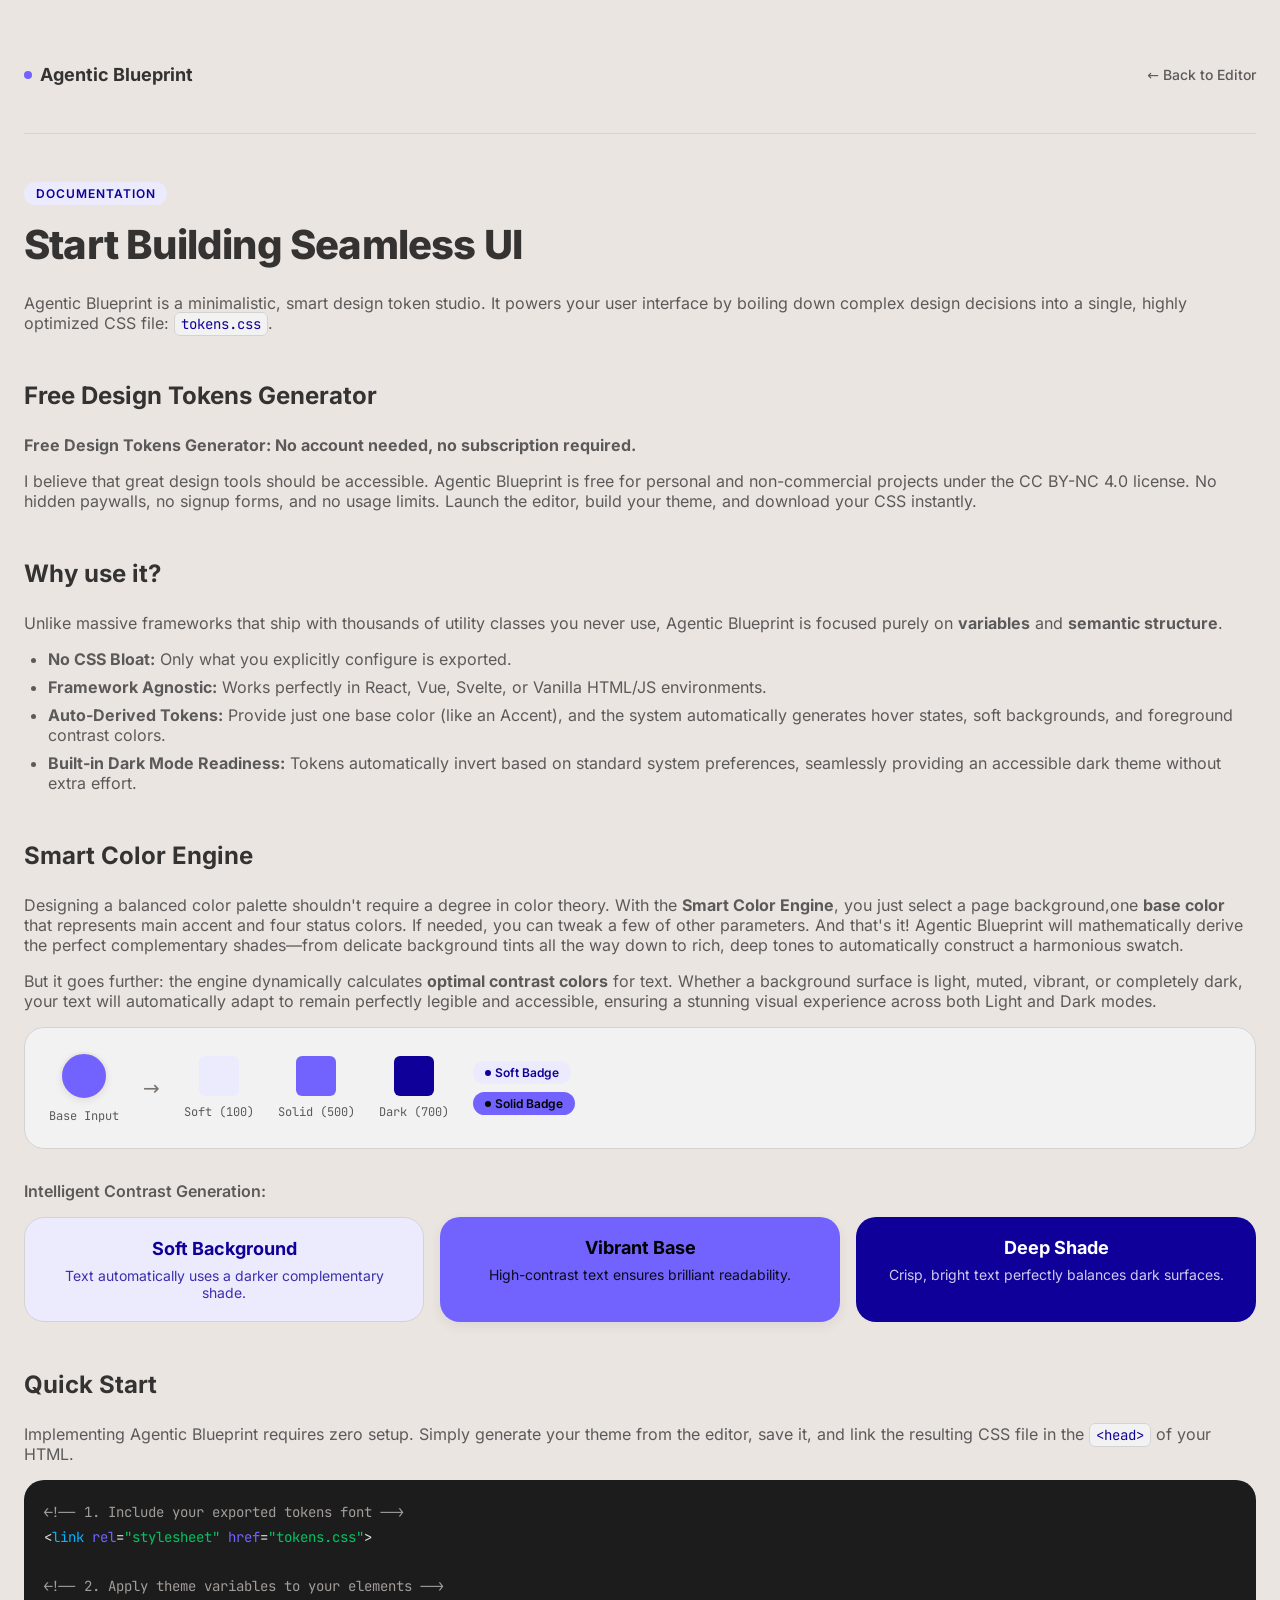
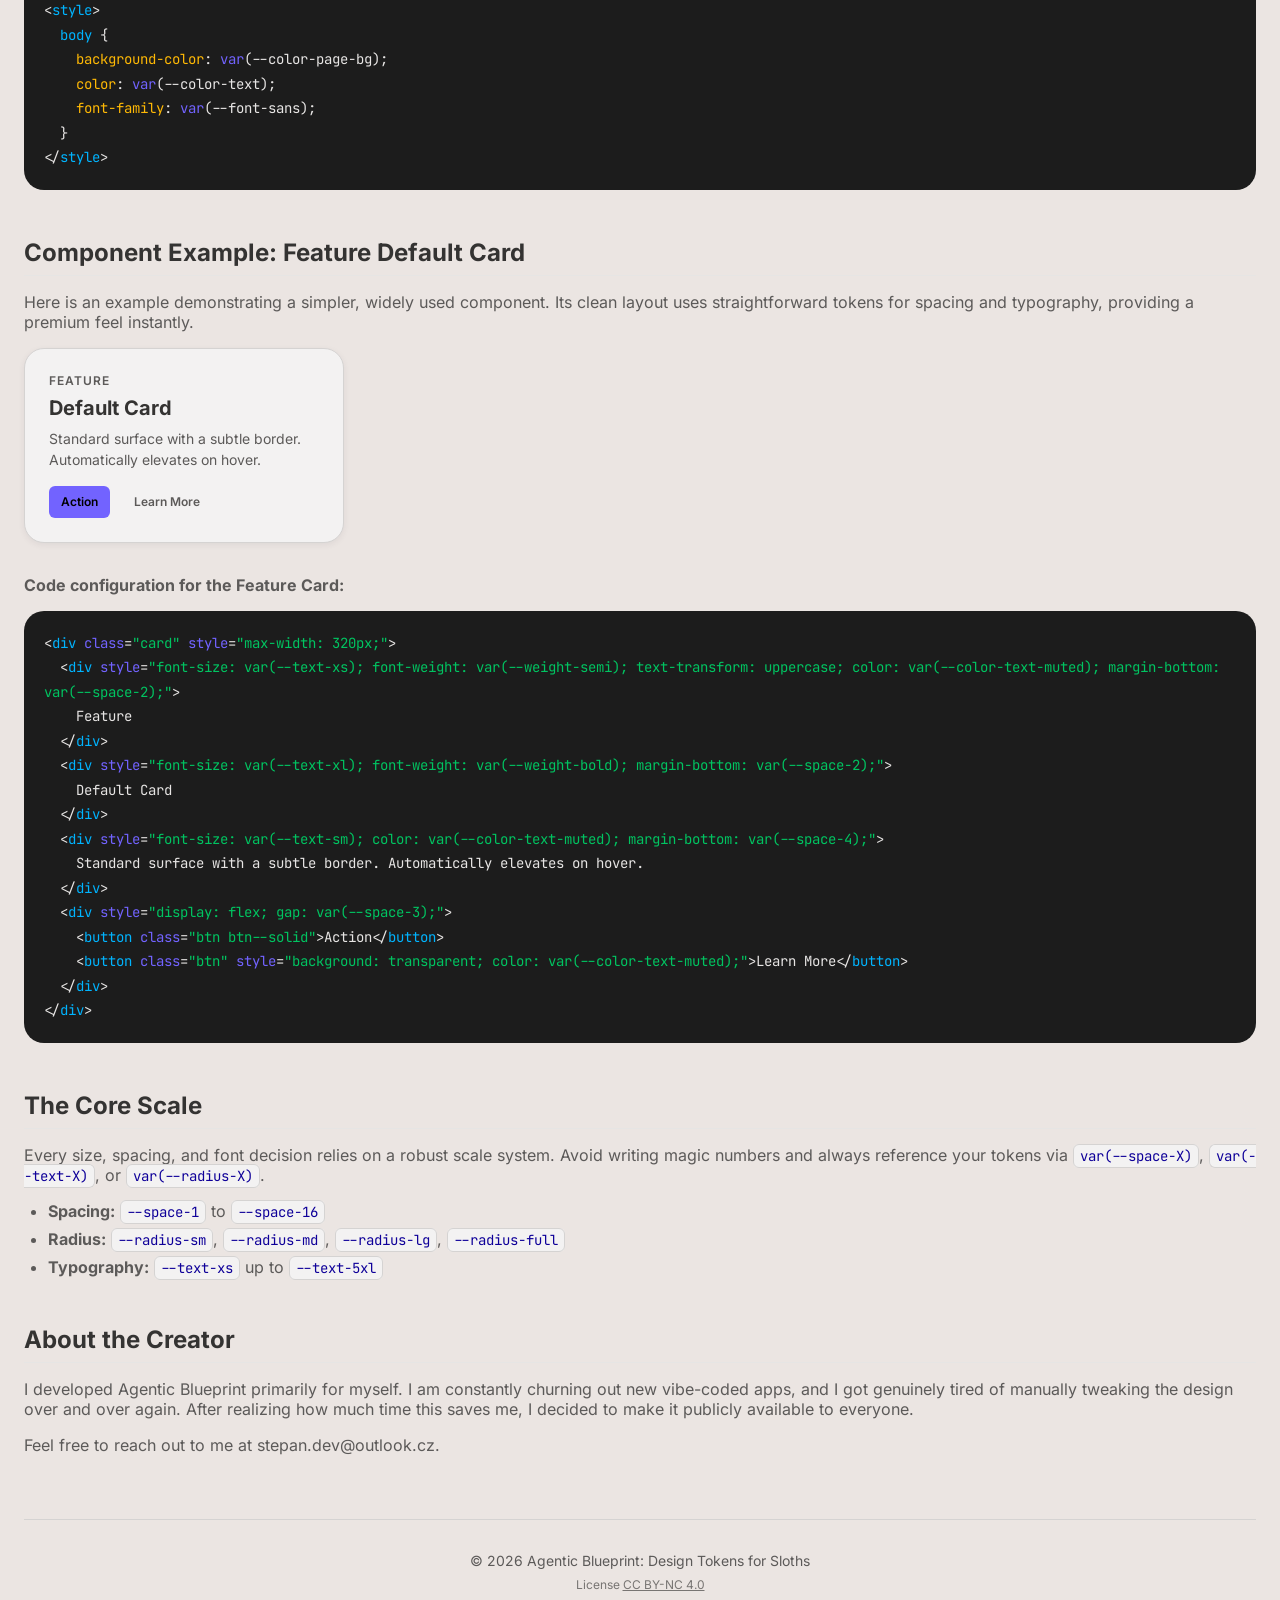
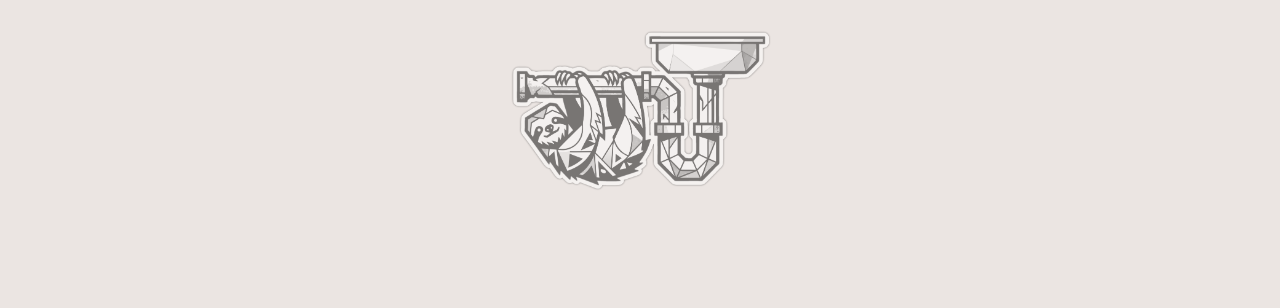
<file: docs.html>
<!DOCTYPE html>
<html lang="en">

<head>
    <meta charset="UTF-8">
    <link rel="icon" type="image/png" href="favicon.png">
    <meta name="viewport" content="width=device-width, initial-scale=1.0">
    <meta name="description"
        content="Official documentation for Agentic Blueprint. Learn how to confidently use tokens and build UI components rapidly.">
    <title>Documentation | Agentic Blueprint</title>
    <link rel="stylesheet" href="tokens.css">
    <link rel="stylesheet" href="fonts/fonts.css">
    <style>
        body {
            margin: 0;
            padding: 0;
            background: var(--color-page-bg);
            color: var(--color-text);
            font-family: var(--font-sans);
            line-height: var(--leading-relaxed);
            -webkit-font-smoothing: antialiased;
        }

        .docs-page {
            max-width: var(--size-container-xl, 1200px);
            margin: 0 auto;
            padding: var(--space-10) var(--space-6) var(--space-16);
        }

        /* --- Header nav --- */
        .nav {
            display: flex;
            align-items: center;
            justify-content: space-between;
            padding: var(--space-6) 0 var(--space-12);
            border-bottom: var(--border-thin);
            margin-bottom: var(--space-12);
        }

        .nav__brand {
            font-size: var(--text-lg);
            font-weight: var(--weight-bold);
            display: flex;
            align-items: center;
            gap: var(--space-2);
            color: var(--color-text);
            text-decoration: none;
        }

        .nav__brand-dot {
            width: 8px;
            height: 8px;
            border-radius: 50%;
            background: var(--accent-500);
        }

        .nav__link {
            font-size: var(--text-sm);
            font-weight: var(--weight-medium);
            color: var(--color-text-muted);
            text-decoration: none;
            transition: var(--transition-colors);
        }

        .nav__link:hover {
            color: var(--color-text);
        }

        /* --- Typography --- */
        h1 {
            font-size: var(--text-4xl);
            font-weight: var(--weight-heavy);
            letter-spacing: var(--tracking-tight);
            line-height: var(--leading-tight);
            margin-bottom: var(--space-6);
        }

        h2 {
            font-size: var(--text-2xl);
            font-weight: var(--weight-bold);
            margin-top: var(--space-12);
            margin-bottom: var(--space-4);
            border-bottom: var(--border-light);
            padding-bottom: var(--space-2);
        }

        h3 {
            font-size: var(--text-lg);
            font-weight: var(--weight-semi);
            margin-top: var(--space-8);
            margin-bottom: var(--space-3);
        }

        p {
            font-size: var(--text-base);
            color: var(--color-text-muted);
            margin-bottom: var(--space-4);
        }

        code.inline {
            font-family: var(--font-mono);
            font-size: 0.875em;
            background: var(--color-surface, #F5F3F1);
            border: var(--border-thin);
            color: var(--accent-700);
            padding: 2px 6px;
            border-radius: var(--radius-sm);
        }

        ul {
            padding-left: var(--space-6);
            margin-bottom: var(--space-6);
            color: var(--color-text-muted);
        }

        li {
            margin-bottom: var(--space-2);
        }

        /* --- Code Block --- */
        .code-block {
            background: var(--gray-900, #171616);
            color: var(--gray-200, #EBE5E2);
            padding: var(--space-5);
            border-radius: var(--radius-lg);
            font-family: var(--font-mono);
            font-size: var(--text-sm);
            line-height: var(--leading-loose);
            overflow-x: auto;
            margin-bottom: var(--space-6);
            white-space: pre-wrap;
        }

        .code-block .tag {
            color: var(--blue-500, #1461CC);
        }

        .code-block .attr {
            color: var(--accent-500);
        }

        .code-block .str {
            color: var(--green-500, #0E8047);
        }

        .code-block .css-var {
            color: var(--yellow-500, #F59700);
        }

        .code-block .cm {
            color: var(--gray-500, #8A8582);
        }

        /* --- Components --- */
        .card {
            background: var(--color-surface, #F5F3F1);
            border-radius: var(--radius-lg);
            border: var(--card-border-width, 1px) solid var(--card-border-color, var(--color-border));
            padding: var(--space-6);
            margin-bottom: var(--space-8);
            box-shadow: var(--elevation-2);
            transition: transform var(--duration-fast), box-shadow var(--duration-fast);
        }

        .card:hover {
            transform: translateY(-4px);
            box-shadow: var(--elevation-4);
        }

        .btn {
            display: inline-flex;
            align-items: center;
            justify-content: center;
            gap: var(--space-2);
            height: var(--size-btn-h, 40px);
            padding: 0 var(--space-6);
            font-size: var(--text-sm);
            font-weight: var(--weight-semi);
            border: none;
            border-radius: var(--radius-md);
            transition: var(--transition-colors);
            cursor: pointer;
            text-decoration: none;
        }

        .btn--solid {
            background: var(--accent-500);
            color: var(--accent-500-fg, #fff);
        }

        .btn--solid:hover {
            background: var(--accent-700);
            color: var(--accent-700-fg, #fff);
        }

        .badge {
            display: inline-flex;
            align-items: center;
            font-size: var(--text-xs);
            font-weight: var(--weight-semi);
            letter-spacing: var(--tracking-caps);
            text-transform: uppercase;
            color: var(--status-accent-fg);
            background: var(--status-accent-bg);
            padding: var(--space-1) var(--space-3);
            border-radius: var(--radius-full);
            margin-bottom: var(--space-4);
        }

        /* --- Footer --- */
        .footer {
            margin-top: var(--space-16);
            padding-top: var(--space-8);
            border-top: var(--border-thin);
            text-align: center;
        }

        .footer p {
            font-size: var(--text-sm);
            margin-bottom: 0px;
        }
    </style>
</head>

<body>
    <div class="docs-page">
        <!-- Navigation -->
        <nav class="nav">
            <a href="index.html" class="nav__brand">
                <span class="nav__brand-dot"></span> Agentic Blueprint
            </a>
            <a href="index.html" class="nav__link">← Back to Editor</a>
        </nav>

        <!-- Main Content -->
        <main>
            <span class="badge">Documentation</span>
            <h1>Start Building Seamless UI</h1>
            <p>
                Agentic Blueprint is a minimalistic, smart design token studio. It powers your user interface by boiling
                down complex design decisions into a single, highly optimized CSS file: <code
                    class="inline">tokens.css</code>.
            </p>

            <h2 id="free">Free Design Tokens Generator</h2>
            <p>
                <strong>Free Design Tokens Generator: No account needed, no subscription required.</strong>
            </p>
            <p>
                I believe that great design tools should be accessible. Agentic Blueprint is free for personal and non-commercial projects under the CC BY-NC 4.0 license.
                No hidden paywalls, no signup forms, and no usage limits. Launch the editor, build your theme, and download your CSS instantly.
            </p>

            <h2>Why use it?</h2>
            <p>Unlike massive frameworks that ship with thousands of utility classes you never use, Agentic Blueprint is
                focused purely on <strong>variables</strong> and <strong>semantic structure</strong>.</p>
            <ul>
                <li><strong>No CSS Bloat:</strong> Only what you explicitly configure is exported.</li>
                <li><strong>Framework Agnostic:</strong> Works perfectly in React, Vue, Svelte, or Vanilla HTML/JS
                    environments.</li>
                <li><strong>Auto-Derived Tokens:</strong> Provide just one base color (like an Accent), and the system
                    automatically generates hover states, soft backgrounds, and foreground contrast colors.</li>
                <li><strong>Built-in Dark Mode Readiness:</strong> Tokens automatically invert based on standard system
                    preferences, seamlessly providing an accessible dark theme without extra effort.</li>
            </ul>

            <h2>Smart Color Engine</h2>
            <p>
                Designing a balanced color palette shouldn't require a degree in color theory. With the <b>Smart Color
                Engine</b>, you just select a page background,one <strong>base color</strong> that represents main
                accent and four status colors. If needed, you can tweak a few of other parameters. And that's it!
                Agentic Blueprint will mathematically derive the perfect complementary shades—from delicate background
                tints all the way down to rich, deep tones to automatically construct a harmonious swatch.
            </p>
            <p>
                But it goes further: the engine dynamically calculates <strong>optimal contrast colors</strong> for
                text. Whether a background surface is light, muted, vibrant, or completely dark, your text will
                automatically adapt to remain perfectly legible and accessible, ensuring a stunning visual experience
                across both Light and Dark modes.
            </p>

            <div
                style="display: flex; gap: var(--space-6); align-items: center; background: var(--color-surface, #F5F3F1); padding: var(--space-6); border-radius: var(--radius-lg); border: 1px solid var(--color-border); margin-bottom: var(--space-8); flex-wrap: wrap;">
                <div style="text-align: center;">
                    <div
                        style="width: 48px; height: 48px; border-radius: 50%; background: var(--accent-500); border: 2px solid var(--color-page-bg); box-shadow: var(--elevation-2); margin: 0 auto var(--space-2);">
                    </div>
                    <div
                        style="font-size: var(--text-xs); font-family: var(--font-mono); color: var(--color-text-muted);">
                        Base Input</div>
                </div>
                <div style="font-size: var(--text-xl); color: var(--color-text-subtle);">→</div>
                <div style="text-align: center;">
                    <div
                        style="width: 40px; height: 40px; border-radius: var(--radius-sm); background: var(--accent-100); margin: 0 auto var(--space-2);">
                    </div>
                    <div
                        style="font-size: var(--text-xs); font-family: var(--font-mono); color: var(--color-text-muted);">
                        Soft (100)</div>
                </div>
                <div style="text-align: center;">
                    <div
                        style="width: 40px; height: 40px; border-radius: var(--radius-sm); background: var(--accent-500); margin: 0 auto var(--space-2);">
                    </div>
                    <div
                        style="font-size: var(--text-xs); font-family: var(--font-mono); color: var(--color-text-muted);">
                        Solid (500)</div>
                </div>
                <div style="text-align: center;">
                    <div
                        style="width: 40px; height: 40px; border-radius: var(--radius-sm); background: var(--accent-700); margin: 0 auto var(--space-2);">
                    </div>
                    <div
                        style="font-size: var(--text-xs); font-family: var(--font-mono); color: var(--color-text-muted);">
                        Dark (700)</div>
                </div>
                <div
                    style="display: flex; flex-direction: column; justify-content: center; align-items: flex-start; gap: var(--space-2);">
                    <span class="badge"
                        style="background: var(--accent-100); color: var(--accent-700); margin-bottom: 0; text-transform: none; letter-spacing: normal;"><span
                            style="width:6px; height:6px; border-radius:50%; background:currentColor; margin-right:var(--space-1);"></span>Soft
                        Badge</span>
                    <span class="badge"
                        style="background: var(--accent-500); color: var(--accent-500-fg, #fff); margin-bottom: 0; text-transform: none; letter-spacing: normal;"><span
                            style="width:6px; height:6px; border-radius:50%; background:currentColor; margin-right:var(--space-1);"></span>Solid
                        Badge</span>
                </div>
            </div>

            <p style="font-weight: var(--weight-semi); margin-bottom: var(--space-4);">Intelligent Contrast Generation:
            </p>
            <div
                style="display: grid; grid-template-columns: repeat(auto-fit, minmax(180px, 1fr)); gap: var(--space-4); margin-bottom: var(--space-8);">
                <div
                    style="background: var(--accent-100); color: var(--accent-100-fg, var(--accent-800)); padding: var(--space-5); border-radius: var(--radius-lg); display: flex; flex-direction: column; gap: var(--space-2); text-align: center; border: 1px solid var(--color-border, transparent);">
                    <div style="font-weight: var(--weight-bold); font-size: var(--text-lg);">Soft Background</div>
                    <div style="font-size: var(--text-sm); opacity: 0.8;">Text automatically uses a darker complementary
                        shade.</div>
                </div>
                <div
                    style="background: var(--accent-500); color: var(--accent-500-fg, #fff); padding: var(--space-5); border-radius: var(--radius-lg); display: flex; flex-direction: column; gap: var(--space-2); text-align: center; box-shadow: var(--elevation-3);">
                    <div style="font-weight: var(--weight-bold); font-size: var(--text-lg);">Vibrant Base</div>
                    <div style="font-size: var(--text-sm); opacity: 0.9;">High-contrast text ensures brilliant
                        readability.</div>
                </div>
                <div
                    style="background: var(--accent-700); color: var(--accent-700-fg, #fff); padding: var(--space-5); border-radius: var(--radius-lg); display: flex; flex-direction: column; gap: var(--space-2); text-align: center;">
                    <div style="font-weight: var(--weight-bold); font-size: var(--text-lg);">Deep Shade</div>
                    <div style="font-size: var(--text-sm); opacity: 0.8;">Crisp, bright text perfectly balances dark
                        surfaces.</div>
                </div>
            </div>

            <h2>Quick Start</h2>
            <p>Implementing Agentic Blueprint requires zero setup. Simply generate your theme from the editor, save it,
                and link the resulting CSS file in the <code class="inline">&lt;head&gt;</code> of your HTML.</p>

            <div class="code-block"><span class="cm">&lt;!-- 1. Include your exported tokens font --&gt;</span>
&lt;<span class="tag">link</span> <span class="attr">rel</span>=<span class="str">"stylesheet"</span> <span class="attr">href</span>=<span class="str">"tokens.css"</span>&gt;

<span class="cm">&lt;!-- 2. Apply theme variables to your elements --&gt;</span>
&lt;<span class="tag">style</span>&gt;
  <span class="tag">body</span> {
    <span class="css-var">background-color</span>: <span class="attr">var</span>(--color-page-bg);
    <span class="css-var">color</span>: <span class="attr">var</span>(--color-text);
    <span class="css-var">font-family</span>: <span class="attr">var</span>(--font-sans);
  }
&lt;/<span class="tag">style</span>&gt;</div>


            <h2>Component Example: Feature Default Card</h2>
            <p>Here is an example demonstrating a simpler, widely used component. Its clean layout uses straightforward
                tokens for spacing and typography, providing a premium feel instantly.</p>

            <div class="card" style="max-width: 320px;">
                <div
                    style="font-size: var(--text-xs); font-weight: var(--weight-semi); text-transform: uppercase; letter-spacing: var(--tracking-caps); color: var(--color-text-muted); margin-bottom: var(--space-2);">
                    Feature</div>
                <div style="font-size: var(--text-xl); font-weight: var(--weight-bold); margin-bottom: var(--space-2);">
                    Default Card</div>
                <div
                    style="font-size: var(--text-sm); color: var(--color-text-muted); margin-bottom: var(--space-4); line-height: var(--leading-normal);">
                    Standard surface with a subtle border. Automatically elevates on hover.</div>
                <div style="display: flex; gap: var(--space-3); align-items: center;">
                    <button class="btn btn--solid"
                        style="height: var(--size-sm, 32px); padding: 0 var(--space-3); font-size: var(--text-xs); border-radius: var(--radius-sm);">Action</button>
                    <button class="btn"
                        style="height: var(--size-sm, 32px); padding: 0 var(--space-3); font-size: var(--text-xs); border-radius: var(--radius-sm); background: transparent; color: var(--color-text-muted);">Learn
                        More</button>
                </div>
            </div>

            <p><strong>Code configuration for the Feature Card:</strong></p>
            <div class="code-block">&lt;<span class="tag">div</span> <span class="attr">class</span>=<span class="str">"card"</span> <span class="attr">style</span>=<span class="str">"max-width: 320px;"</span>&gt;
  &lt;<span class="tag">div</span> <span class="attr">style</span>=<span class="str">"font-size: var(--text-xs); font-weight: var(--weight-semi); text-transform: uppercase; color: var(--color-text-muted); margin-bottom: var(--space-2);"</span>&gt;
    Feature
  &lt;/<span class="tag">div</span>&gt;
  &lt;<span class="tag">div</span> <span class="attr">style</span>=<span class="str">"font-size: var(--text-xl); font-weight: var(--weight-bold); margin-bottom: var(--space-2);"</span>&gt;
    Default Card
  &lt;/<span class="tag">div</span>&gt;
  &lt;<span class="tag">div</span> <span class="attr">style</span>=<span class="str">"font-size: var(--text-sm); color: var(--color-text-muted); margin-bottom: var(--space-4);"</span>&gt;
    Standard surface with a subtle border. Automatically elevates on hover.
  &lt;/<span class="tag">div</span>&gt;
  &lt;<span class="tag">div</span> <span class="attr">style</span>=<span class="str">"display: flex; gap: var(--space-3);"</span>&gt;
    &lt;<span class="tag">button</span> <span class="attr">class</span>=<span class="str">"btn btn--solid"</span>&gt;Action&lt;/<span class="tag">button</span>&gt;
    &lt;<span class="tag">button</span> <span class="attr">class</span>=<span class="str">"btn"</span> <span class="attr">style</span>=<span class="str">"background: transparent; color: var(--color-text-muted);"</span>&gt;Learn More&lt;/<span class="tag">button</span>&gt;
  &lt;/<span class="tag">div</span>&gt;
&lt;/<span class="tag">div</span>&gt;</div>


            <h2>The Core Scale</h2>
            <p>Every size, spacing, and font decision relies on a robust scale system. Avoid writing magic numbers and
                always reference your tokens via <code class="inline">var(--space-X)</code>, <code
                    class="inline">var(--text-X)</code>, or <code class="inline">var(--radius-X)</code>.</p>
            <ul>
                <li><strong>Spacing:</strong> <code class="inline">--space-1</code> to <code
                        class="inline">--space-16</code></li>
                <li><strong>Radius:</strong> <code class="inline">--radius-sm</code>, <code
                        class="inline">--radius-md</code>, <code class="inline">--radius-lg</code>, <code
                        class="inline">--radius-full</code></li>
                <li><strong>Typography:</strong> <code class="inline">--text-xs</code> up to <code
                        class="inline">--text-5xl</code></li>
            </ul>

            <h2>About the Creator</h2>
            <p>I developed Agentic Blueprint primarily for myself. I am constantly churning out new vibe-coded apps, and
                I got genuinely tired of manually tweaking the design over and over again. After realizing how much time
                this saves me, I decided to make it publicly available to everyone.</p>
            <p>Feel free to reach out to me at <a href="mailto:stepan.dev@outlook.cz">stepan.dev@outlook.cz</a>.</p>
        </main>

        <footer class="footer">
            <p>&copy; 2026 Agentic Blueprint: Design Tokens for Sloths</p>
            <p style="font-size: var(--text-xs); color: var(--color-text-subtle); margin-top: var(--space-2);">
                License <a href="https://creativecommons.org/licenses/by-nc/4.0/"
                    style="color: inherit; text-decoration: underline;">CC BY-NC 4.0</a>
            </p>
        </footer>

        <div
            style="display: flex; justify-content: center; align-items: center; padding: var(--space-8) 0 var(--space-12); opacity: 0.5;">
            <img src="logo_sticker.png" alt="Branding Logo"
                style="width: auto; max-width: 275px; height: auto; filter: grayscale(1);">
        </div>
    </div>
</body>

</html>
</file>
<file: tokens.css>
/* ============================================================
   tokens.css — Generated by Agentic Blueprint v3.1
   WCAG Engine: ENABLED (AA Compliant)
   ============================================================
   Production-ready design token system.
   
   Structure:
     1. Color Primitives
     2. Semantic Colors
     3. Interactive States (full: default/hover/active/disabled)
     4. Status Variants (semantic naming)
     5. Disabled States
     6. Typography
     7. Spacing (4px grid)
     8. Geometry (radius, shadows, borders, elevation)
     9. Motion & Transitions
    10. Z-Index Scale
    11. Focus & Accessibility
    12. Size Scale (sm/md/lg)
    13. Containers
   ============================================================ */

:root {

  /* ==========================================================
     1. COLOR PRIMITIVES
     ========================================================== */

  /* Neutrals */
  --gray-50:  #f9f9f8;   --gray-50-fg:  var(--gray-900);
  --gray-100: #f3f2f2;  --gray-100-fg: var(--gray-900);
  --gray-200: #e7e5e4;  --gray-200-fg: var(--gray-900);
  --gray-300: #d5d3d2;  --gray-300-fg: var(--gray-900);
  --gray-400: #b5b2b0;  --gray-400-fg: var(--gray-900);
  --gray-500: #a19d9b;  --gray-500-fg: var(--gray-900);
  --gray-600: #736f6e;  --gray-600-fg: var(--gray-50);
  --gray-700: #565453;  --gray-700-fg: var(--gray-50);
  --gray-800: #343332;  --gray-800-fg: var(--gray-50);
  --gray-900: #1c1c1c;  --gray-900-fg: var(--gray-50);

  /* Accent */
  --accent-500: #7263FF;   --accent-100: #eceafd;   --accent-700: #0f0099;

  /* Info (Blue) */
  --blue-500:   #00B4FF;   --blue-100:   #eaf7fd;   --blue-700:   #006c99;

  /* Success (Green) */
  --green-500:  #00C461;   --green-100:  #eafdf3;   --green-700:  #00763a;

  /* Warning (Yellow) */
  --yellow-500: #FFB905;   --yellow-100: #fdf8ea;   --yellow-700: #996e00;

  /* Error (Red) */
  --red-500:    #FF564A;   --red-100:    #fdecea;   --red-700:    #990a00;

  /* Contrast-aware foregrounds */
  --accent-100-fg: #0f0099;
  --accent-500-fg: #000000;
  --accent-700-fg: #FFFFFF;

  --blue-100-fg:   #006c99;
  --blue-500-fg:   var(--gray-900);
  --blue-700-fg:   #FFFFFF;

  --green-100-fg:  #00763a;
  --green-500-fg:  var(--gray-900);
  --green-700-fg:  #FFFFFF;

  --yellow-100-fg: #664900;
  --yellow-500-fg: var(--gray-900);
  --yellow-700-fg: #FFFFFF;

  --red-100-fg:    #990a00;
  --red-500-fg:    var(--gray-900);
  --red-700-fg:    #FFFFFF;

  /* ==========================================================
     2. SEMANTIC COLORS
     ========================================================== */

  /* Surfaces */
  --color-page-bg:              #EBE5E2;
  --color-surface:              #f3f2f2;
  --color-surface-raised:       #f9f9f8;
  --color-surface-raised-alpha: rgba(249, 249, 248, 0.88);
  --color-surface-sunken:       var(--gray-300);
  --color-overlay:        rgba(28,26,27,0.45);

  /* Text hierarchy: text > muted > subtle > disabled */
  --color-text:          #343332;
  --color-text-muted:    #5c5a59;
  --color-text-subtle:   #787573;
  --color-text-disabled: #979391;
  --color-text-invert:   var(--gray-50);

  /* Links */
  --color-link:          #0f0099;
  --color-link-hover:    #7263FF;

  /* Borders: light < default < strong */
  --color-border:        #d5d3d2;
  --color-border-light:  #e6e5e4;
  --color-border-strong: #bcb9b8;
  --color-border-focus:  var(--accent-500);

  /* ==========================================================
     3. INTERACTIVE STATES
     ========================================================== */

  /* Primary (CTA) — default / hover / active / disabled */
  --cta-bg:           var(--accent-100);
  --cta-fg:           var(--accent-100-fg);
  --cta-hover-bg:     var(--accent-500);
  --cta-hover-fg:     var(--accent-500-fg);
  --cta-active-bg:    var(--accent-700);
  --cta-active-fg:    var(--accent-700-fg);
  --cta-disabled-bg:  var(--gray-200);
  --cta-disabled-fg:  var(--gray-400);

  /* Secondary — default / hover / active / disabled */
  --secondary-bg:           var(--gray-100);
  --secondary-fg:           var(--gray-800);
  --secondary-hover-bg:     var(--gray-300);
  --secondary-hover-fg:     var(--gray-800);
  --secondary-active-bg:    var(--gray-400);
  --secondary-active-fg:    var(--gray-900);
  --secondary-disabled-bg:  var(--gray-200);
  --secondary-disabled-fg:  var(--gray-400);

  /* Destructive — default / hover / active / disabled */
  --destructive-bg:           var(--red-100);
  --destructive-fg:           var(--red-100-fg);
  --destructive-hover-bg:     var(--red-500);
  --destructive-hover-fg:     var(--red-500-fg);
  --destructive-active-bg:    var(--red-700);
  --destructive-active-fg:    var(--red-700-fg);
  --destructive-disabled-bg:  var(--gray-200);
  --destructive-disabled-fg:  var(--gray-400);

  /* Ghost — default / hover / active / disabled */
  --ghost-bg:           transparent;
  --ghost-fg:           var(--gray-600);
  --ghost-hover-bg:     var(--gray-200);
  --ghost-hover-fg:     var(--gray-800);
  --ghost-active-bg:    var(--gray-300);
  --ghost-active-fg:    var(--gray-900);
  --ghost-disabled-bg:  transparent;
  --ghost-disabled-fg:  var(--gray-400);

  /* Interactive surface */
  --color-hover-surface: var(--gray-100);

  /* ==========================================================
     4. STATUS VARIANTS (semantic naming)
     ========================================================== */

  /* Accent (brand status) */
  --color-accent:         var(--accent-500);
  --color-accent-soft:    var(--accent-100);
  --status-accent-bg: var(--accent-100)    ;
  --status-accent-fg: var(--accent-100-fg) ;

  /* Info */
  --color-info:         var(--blue-500);
  --color-info-soft:    var(--blue-100);
  --status-info-bg: var(--blue-100)      ;
  --status-info-fg: var(--blue-100-fg)   ;

  /* Success */
  --color-success:         var(--green-500);
  --color-success-soft:    var(--green-100);
  --status-success-bg: var(--green-100)     ;
  --status-success-fg: var(--green-100-fg)  ;

  /* Warning */
  --color-warning:         var(--yellow-500);
  --color-warning-soft:    var(--yellow-100);
  --status-warning-bg: var(--yellow-100)    ;
  --status-warning-fg: var(--yellow-100-fg) ;

  /* Error */
  --color-error:         var(--red-500);
  --color-error-soft:    var(--red-100);
  --status-error-bg: var(--red-100)       ;
  --status-error-fg: var(--red-100-fg)    ;

  /* Neutral status */
  --status-neutral-bg:  var(--gray-200);
  --status-neutral-fg:  var(--gray-700);

  /* ==========================================================
     5. DISABLED STATES
     ========================================================== */

  --disabled-bg:      var(--gray-200);
  --disabled-fg:      var(--gray-400);
  --disabled-border:  var(--gray-300);
  --disabled-opacity: 0.5;

  /* ==========================================================
     6. TYPOGRAPHY
     ========================================================== */

  --font-sans:  'Inter', system-ui, -apple-system, sans-serif;
  --font-mono:  'JetBrains Mono', 'Fira Code', ui-monospace, monospace;

  --text-xs:      0.75rem;
  --text-sm:      0.875rem;
  --text-md:      1rem;
  --text-base:    1rem;
  --text-lg:      1.125rem;
  --text-xl:      1.25rem;
  --text-2xl:     1.5rem;
  --text-3xl:     2rem;
  --text-4xl:     2.5rem;
  --text-5xl:     3.5rem;

  --leading-tight:  1.2;
  --leading-normal: 1.5;
  --leading-loose:  1.75;

  --weight-normal: 400;
  --weight-medium: 500;
  --weight-semi:   600;
  --weight-bold:   700;
  --weight-heavy:  800;

  --tracking-tight:  -0.02em;
  --tracking-normal:  0;
  --tracking-wide:    0.04em;
  --tracking-caps:    0.08em;

  /* ==========================================================
     7. SPACING (4px base grid)
     ========================================================== */

  --space-0:  0px;
  --space-px: 1px;
  --space-1:  4px;
  --space-2:  8px;
  --space-3:  12px;
  --space-4:  16px;
  --space-5:  20px;
  --space-6:  24px;
  --space-8:  32px;
  --space-10: 40px;
  --space-12: 48px;
  --space-16: 64px;
  --space-20: 80px;
  --space-24: 96px;
  --space-32: 128px;

  /* ==========================================================
     8. GEOMETRY
     ========================================================== */

  --radius-sm:   6px;
  --radius-md:   12px;
  --radius-lg:   20px;
  --radius-xl:   28px;
  --radius-full: 999px;

  /* Border widths */
  --border-width-thin:   1px;
  --border-width-medium: 2px;
  --border-width-thick:  3px;

  /* Composed borders */
  --border-thin:   1px solid var(--color-border);
  --border-light:  1px solid var(--color-border-light);
  --border-strong: 1px solid var(--color-border-strong);

  /* Raw shadows */
  --shadow-xs:  0 1px 2px rgba(52,49,50,0.05);
  --shadow-sm:  0 2px 6px rgba(52,49,50,0.07);
  --shadow-md:  0 4px 12px rgba(52,49,50,0.08);
  --shadow-lg:  0 10px 30px rgba(52,49,50,0.10);
  --shadow-xl:  0 20px 40px rgba(52,49,50,0.12);

  /* Semantic elevation */
  --elevation-0: none;
  --elevation-1: var(--shadow-xs);
  --elevation-2: var(--shadow-sm);
  --elevation-3: var(--shadow-md);
  --elevation-4: var(--shadow-lg);
  --elevation-5: var(--shadow-xl);

  /* ==========================================================
     9. MOTION & TRANSITIONS
     ========================================================== */

  --duration-instant: 0ms;
  --duration-fast:    120ms;
  --duration-normal:  200ms;
  --duration-slow:    350ms;
  --ease-default:     cubic-bezier(0.4, 0, 0.2, 1);
  --ease-spring:      cubic-bezier(0.34, 1.56, 0.64, 1);
  --ease-in:          cubic-bezier(0.4, 0, 1, 1);
  --ease-out:         cubic-bezier(0, 0, 0.2, 1);

  --transition-colors:    color var(--duration-normal) var(--ease-default),
                          background-color var(--duration-normal) var(--ease-default),
                          border-color var(--duration-normal) var(--ease-default);
  --transition-opacity:   opacity var(--duration-normal) var(--ease-default);
  --transition-transform: transform var(--duration-normal) var(--ease-default);
  --transition-shadow:    box-shadow var(--duration-normal) var(--ease-default);
  --transition-all:       all var(--duration-normal) var(--ease-default);

  /* ==========================================================
     10. Z-INDEX SCALE
     ========================================================== */

  --z-base:     0;
  --z-raised:   10;
  --z-dropdown: 100;
  --z-sticky:   200;
  --z-overlay:  300;
  --z-modal:    400;
  --z-toast:    500;

  /* ==========================================================
     11. FOCUS & ACCESSIBILITY
     ========================================================== */

  --focus-ring:       0 0 0 2px var(--accent-500);
  --focus-ring-inset: inset 0 0 0 2px var(--accent-500);
  --focus-ring-error: 0 0 0 2px var(--color-error);

  /* ==========================================================
     12. SIZE SCALE
     ========================================================== */

  --size-sm:  32px;
  --size-md:  44px;
  --size-lg:  52px;

  --size-input-h:    var(--size-md);
  --size-btn-h:      var(--size-md);
  --size-icon-sm:    16px;
  --size-icon:       20px;
  --size-icon-lg:    24px;
  --size-avatar-sm:  28px;
  --size-avatar:     40px;
  --size-avatar-lg:  56px;

  /* ==========================================================
     13. CONTAINERS
     ========================================================== */

  --size-container-sm: 640px;
  --size-container-md: 768px;
  --size-container-lg: 1024px;
  --size-container-xl: 1280px;
}


/* ============================================================
   GLOBAL RESET
   ============================================================ */

html {
  font-size: 16px;
  box-sizing: border-box;
  -webkit-text-size-adjust: 100%;
  scroll-behavior: smooth;
  scroll-padding-top: 40px;
}

*, *::before, *::after {
  box-sizing: inherit;
  margin: 0;
  padding: 0;
}

body {
  font-family: var(--font-sans);
  font-size: var(--text-base);
  font-weight: var(--weight-normal);
  line-height: var(--leading-normal);
  color: var(--color-text);
  background-color: var(--color-page-bg);
  -webkit-font-smoothing: antialiased;
  -moz-osx-font-smoothing: grayscale;
}

img, video, svg { display: block; max-width: 100%; }
a { color: inherit; text-decoration: none; }
button { cursor: pointer; font: inherit; }
input, textarea, select { font: inherit; }

:focus-visible {
  outline: none;
  box-shadow: var(--focus-ring);
}

:focus:not(:focus-visible) {
  outline: none;
}
</file>
<file: fonts/fonts.css>
/* ==========================================================================
   Locally Hosted Fonts (Inter & JetBrains Mono)
   GDPR Compliant — Zero external requests to third-party CDNs
   ========================================================================== */

/* --- Inter (Variable 100-900) --- */
/* cyrillic-ext */
@font-face {
  font-family: 'Inter';
  font-style: normal;
  font-weight: 100 900;
  font-display: swap;
  src: url('inter-cyrillic-ext.woff2') format('woff2');
  unicode-range: U+0460-052F, U+1C80-1C8A, U+20B4, U+2DE0-2DFF, U+A640-A69F, U+FE2E-FE2F;
}
/* cyrillic */
@font-face {
  font-family: 'Inter';
  font-style: normal;
  font-weight: 100 900;
  font-display: swap;
  src: url('inter-cyrillic.woff2') format('woff2');
  unicode-range: U+0301, U+0400-045F, U+0490-0491, U+04B0-04B1, U+2116;
}
/* greek-ext */
@font-face {
  font-family: 'Inter';
  font-style: normal;
  font-weight: 100 900;
  font-display: swap;
  src: url('inter-greek-ext.woff2') format('woff2');
  unicode-range: U+1F00-1FFF;
}
/* greek */
@font-face {
  font-family: 'Inter';
  font-style: normal;
  font-weight: 100 900;
  font-display: swap;
  src: url('inter-greek.woff2') format('woff2');
  unicode-range: U+0370-0377, U+037A-037F, U+0384-038A, U+038C, U+038E-03A1, U+03A3-03FF;
}
/* vietnamese */
@font-face {
  font-family: 'Inter';
  font-style: normal;
  font-weight: 100 900;
  font-display: swap;
  src: url('inter-vietnamese.woff2') format('woff2');
  unicode-range: U+0102-0103, U+0110-0111, U+0128-0129, U+0168-0169, U+01A0-01A1, U+01AF-01B0, U+0300-0301, U+0303-0304, U+0308-0309, U+0323, U+0329, U+1EA0-1EF9, U+20AB;
}
/* latin-ext */
@font-face {
  font-family: 'Inter';
  font-style: normal;
  font-weight: 100 900;
  font-display: swap;
  src: url('inter-latin-ext.woff2') format('woff2');
  unicode-range: U+0100-02BA, U+02BD-02C5, U+02C7-02CC, U+02CE-02D7, U+02DD-02FF, U+0304, U+0308, U+0329, U+1D00-1DBF, U+1E00-1E9F, U+1EF2-1EFF, U+2020, U+20A0-20AB, U+20AD-20C4, U+2113, U+2C60-2C7F, U+A720-A7FF;
}
/* latin */
@font-face {
  font-family: 'Inter';
  font-style: normal;
  font-weight: 100 900;
  font-display: swap;
  src: url('inter-latin.woff2') format('woff2');
  unicode-range: U+0000-00FF, U+0131, U+0152-0153, U+02BB-02BC, U+02C6, U+02DA, U+02DC, U+0304, U+0308, U+0329, U+2000-206F, U+20AC, U+2122, U+2191, U+2193, U+2212, U+2215, U+FEFF, U+FFFD;
}

/* --- JetBrains Mono (Variable 100-800) --- */
/* cyrillic-ext */
@font-face {
  font-family: 'JetBrains Mono';
  font-style: normal;
  font-weight: 100 800;
  font-display: swap;
  src: url('jetbrains-mono-cyrillic-ext.woff2') format('woff2');
  unicode-range: U+0460-052F, U+1C80-1C8A, U+20B4, U+2DE0-2DFF, U+A640-A69F, U+FE2E-FE2F;
}
/* cyrillic */
@font-face {
  font-family: 'JetBrains Mono';
  font-style: normal;
  font-weight: 100 800;
  font-display: swap;
  src: url('jetbrains-mono-cyrillic.woff2') format('woff2');
  unicode-range: U+0301, U+0400-045F, U+0490-0491, U+04B0-04B1, U+2116;
}
/* greek */
@font-face {
  font-family: 'JetBrains Mono';
  font-style: normal;
  font-weight: 100 800;
  font-display: swap;
  src: url('jetbrains-mono-greek.woff2') format('woff2');
  unicode-range: U+0370-0377, U+037A-037F, U+0384-038A, U+038C, U+038E-03A1, U+03A3-03FF;
}
/* vietnamese */
@font-face {
  font-family: 'JetBrains Mono';
  font-style: normal;
  font-weight: 100 800;
  font-display: swap;
  src: url('jetbrains-mono-vietnamese.woff2') format('woff2');
  unicode-range: U+0102-0103, U+0110-0111, U+0128-0129, U+0168-0169, U+01A0-01A1, U+01AF-01B0, U+0300-0301, U+0303-0304, U+0308-0309, U+0323, U+0329, U+1EA0-1EF9, U+20AB;
}
/* latin-ext */
@font-face {
  font-family: 'JetBrains Mono';
  font-style: normal;
  font-weight: 100 800;
  font-display: swap;
  src: url('jetbrains-mono-latin-ext.woff2') format('woff2');
  unicode-range: U+0100-02BA, U+02BD-02C5, U+02C7-02CC, U+02CE-02D7, U+02DD-02FF, U+0304, U+0308, U+0329, U+1D00-1DBF, U+1E00-1E9F, U+1EF2-1EFF, U+2020, U+20A0-20AB, U+20AD-20C4, U+2113, U+2C60-2C7F, U+A720-A7FF;
}
/* latin */
@font-face {
  font-family: 'JetBrains Mono';
  font-style: normal;
  font-weight: 100 800;
  font-display: swap;
  src: url('jetbrains-mono-latin.woff2') format('woff2');
  unicode-range: U+0000-00FF, U+0131, U+0152-0153, U+02BB-02BC, U+02C6, U+02DA, U+02DC, U+0304, U+0308, U+0329, U+2000-206F, U+20AC, U+2122, U+2191, U+2193, U+2212, U+2215, U+FEFF, U+FFFD;
}
</file>
